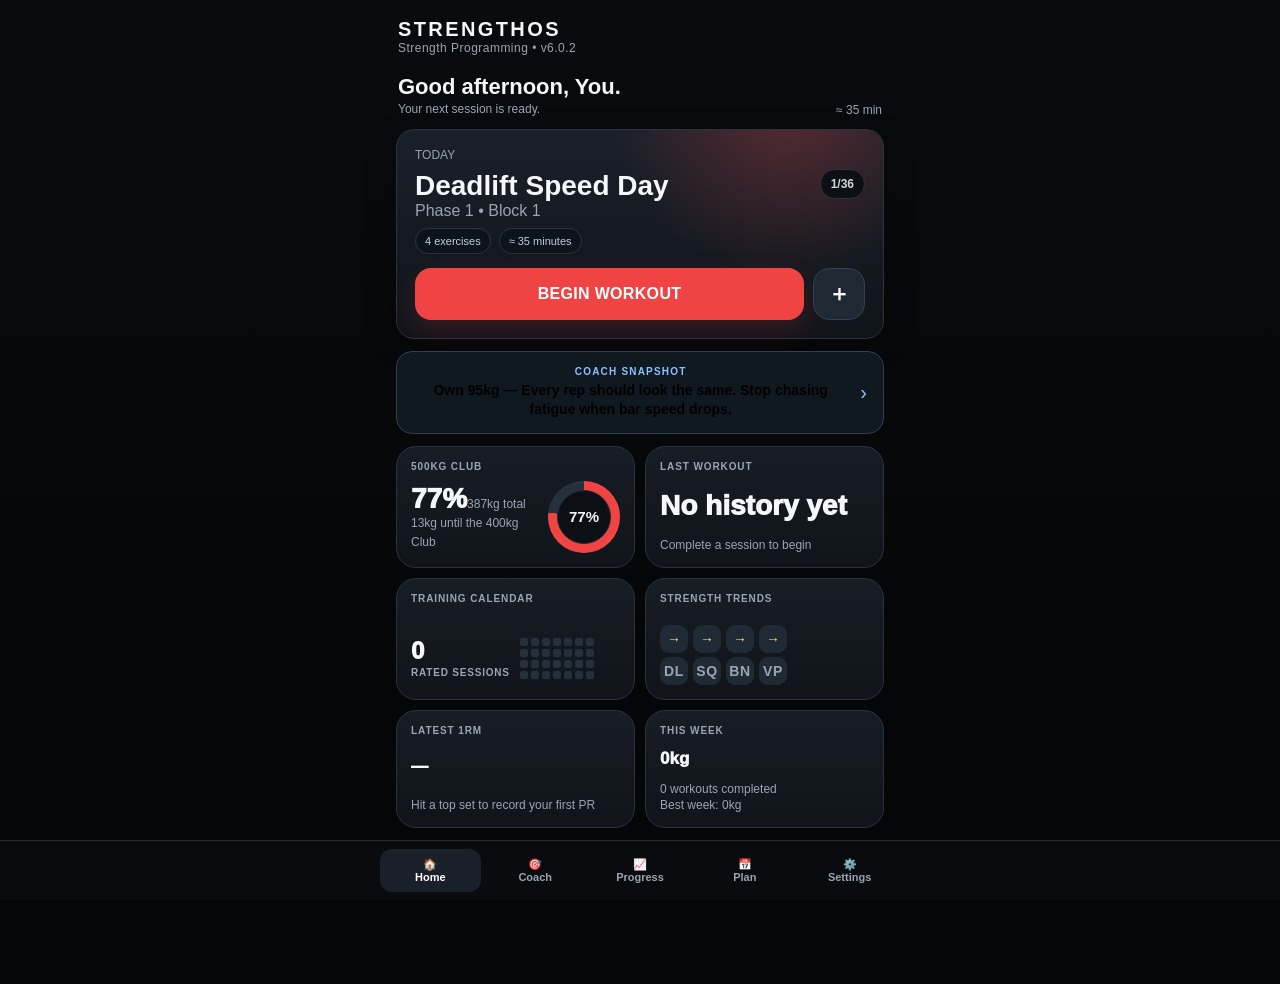
<file: index.html>
<!doctype html>
<html lang="en">
<head>
<meta charset="utf-8" />
<meta name="viewport" content="width=device-width, initial-scale=1, viewport-fit=cover" />
<title>StrengthOS v7.2.1</title>
<link rel="manifest" href="manifest.json">
<link rel="apple-touch-icon" href="apple-touch-icon.png">
<link rel="icon" type="image/svg+xml" href="icon.svg">
<link rel="icon" type="image/png" sizes="32x32" href="favicon-32.png">
<meta name="theme-color" content="#0b0d10">
<style>
:root{--bg:#080a0d;--panel:#11151b;--panel2:#171d25;--text:#f5f7fb;--muted:#9aa4b2;--line:#2a3340;--red:#f04444;--green:#35d07f;--yellow:#f0c243;--blue:#5aa6ff;--radius:18px;--shadow:0 12px 40px rgba(0,0,0,.35)}
*{box-sizing:border-box} body{margin:0;background:linear-gradient(180deg,#090b0f,#050607 70%);color:var(--text);font-family:-apple-system,BlinkMacSystemFont,"Segoe UI",Roboto,Inter,Arial,sans-serif;padding:env(safe-area-inset-top) 0 calc(84px + env(safe-area-inset-bottom));} button,input,select,textarea{font:inherit}button{touch-action:manipulation} .app{max-width:520px;margin:0 auto;min-height:100vh}.top{padding:18px 18px 8px;display:flex;align-items:center;justify-content:space-between}.brand{font-weight:900;letter-spacing:.12em;font-size:20px}.sub{font-size:12px;color:var(--muted);letter-spacing:.04em}.pill{background:#231216;color:#ff8a8a;border:1px solid rgba(240,68,68,.35);padding:8px 10px;border-radius:999px;font-size:12px;font-weight:800}.screen{display:none;padding:8px 16px 20px}.screen.active{display:block}.card{background:linear-gradient(180deg,var(--panel2),var(--panel));border:1px solid var(--line);border-radius:var(--radius);padding:16px;margin:12px 0;box-shadow:var(--shadow)}.hero{padding:20px;background:radial-gradient(circle at 80% -10%,rgba(240,68,68,.28),transparent 38%),linear-gradient(180deg,#1a202a,#10141a)}.row{display:flex;align-items:center;justify-content:space-between;gap:10px}.grid{display:grid;grid-template-columns:1fr 1fr;gap:10px}.metric{background:#0c1015;border:1px solid #222b36;border-radius:16px;padding:13px}.metric b{font-size:24px;display:block}.metric span{color:var(--muted);font-size:12px}.title{font-size:26px;font-weight:900;margin:8px 0 0}.h2{font-weight:900;font-size:18px;margin:0 0 8px}.muted{color:var(--muted)}.btn{width:100%;border:0;border-radius:16px;padding:15px 16px;background:var(--red);color:#fff;font-weight:900;letter-spacing:.02em;margin:8px 0}.btn.secondary{background:#202833;color:#fff;border:1px solid #334052}.btn.ghost{background:transparent;border:1px solid var(--line);color:var(--text)}.btn.green{background:var(--green);color:#07100b}.btn.danger{background:#36151a;color:#ff9b9b;border:1px solid rgba(240,68,68,.5)}.mini{width:auto;border-radius:12px;padding:9px 12px;font-size:13px;margin:0}.tag{display:inline-flex;align-items:center;gap:6px;background:#0c1015;border:1px solid #293341;border-radius:999px;padding:7px 10px;color:#cfd6df;font-size:12px;font-weight:800}.progressbar{height:10px;background:#242b35;border-radius:999px;overflow:hidden}.progressbar>i{display:block;height:100%;background:linear-gradient(90deg,var(--red),#ff8e5a);width:0}.nav{position:fixed;left:0;right:0;bottom:0;background:rgba(10,12,16,.92);backdrop-filter:blur(18px);border-top:1px solid #222b36;padding:8px 8px calc(8px + env(safe-area-inset-bottom));display:flex;justify-content:center;z-index:10}.nav-inner{max-width:520px;width:100%;display:grid;grid-template-columns:repeat(5,1fr);gap:4px}.nav button{background:transparent;border:0;color:var(--muted);padding:9px 3px;border-radius:12px;font-size:11px;font-weight:800}.nav button.active{background:#1a2029;color:#fff}.set{display:grid;grid-template-columns:46px 1fr 70px;align-items:center;gap:10px;background:#0b0f14;border:1px solid #202833;border-radius:14px;padding:10px;margin:8px 0}.set.done{border-color:rgba(53,208,127,.7);background:rgba(53,208,127,.08)}.check{width:34px;height:34px;border-radius:50%;border:1px solid #3b4654;background:#11151b;color:#fff;font-weight:900}.set.done .check{background:var(--green);color:#06120b}.listitem{background:#0b0f14;border:1px solid #202833;border-radius:14px;padding:12px;margin:8px 0}.small{font-size:12px}.input{width:100%;background:#0b0f14;color:#fff;border:1px solid #2a3340;border-radius:12px;padding:12px;margin:6px 0}.accessory{border-left:3px solid #334052}.accessory.amrap{border-left-color:var(--yellow)}.accessory.variation{border-left-color:var(--red)}.skipped-accessory{opacity:.55}.section-title{margin:18px 0 6px;color:#d8dee8;font-weight:900}.warn{background:#211a0c;border:1px solid #4a3711;color:#ffd98a;border-radius:14px;padding:12px;margin:10px 0}.ok{background:#0d2116;border:1px solid #1b5a38;color:#98f3bf;border-radius:14px;padding:12px;margin:10px 0}.hidden{display:none!important}.programme-day{cursor:pointer}.programme-day.current{border-color:var(--red)}.kbd{font-family:ui-monospace,Menlo,monospace;background:#0b0f14;padding:2px 6px;border-radius:6px;border:1px solid #26313e}.toast{position:fixed;left:16px;right:16px;bottom:92px;background:#1c2330;color:#fff;border:1px solid #334052;border-radius:14px;padding:12px;display:none;max-width:488px;margin:0 auto;z-index:20}.toast.show{display:block}.note{min-height:84px;resize:vertical}.two-buttons{display:grid;grid-template-columns:1fr 1fr;gap:8px}.linklike{color:#ff9d9d;text-decoration:underline;background:none;border:0;padding:0}.footer-note{font-size:11px;color:#738092;text-align:center;margin:18px 0}.danger-zone{border-color:rgba(240,68,68,.45)}

.timer{position:fixed;left:16px;right:16px;bottom:92px;max-width:488px;margin:0 auto;background:#111822;border:1px solid #334052;border-radius:18px;padding:12px;z-index:30;display:none;box-shadow:var(--shadow)}
.timer.show{display:block}.timer-time{font-size:28px;font-weight:900}.timer .row{gap:8px}.repbox{display:flex;align-items:center;gap:8px}.rep-input{width:76px;background:#090d12;color:#fff;border:1px solid #2a3340;border-radius:12px;padding:9px;text-align:center;font-weight:800}.kg-input{width:90px;background:#090d12;color:#fff;border:1px solid #2a3340;border-radius:12px;padding:9px;text-align:center;font-weight:800}.set-grid{display:grid;grid-template-columns:44px 1fr 92px 44px;align-items:center;gap:8px}.assist-grid{display:grid;grid-template-columns:1fr 84px 76px 44px;align-items:center;gap:8px}.assist-input{width:100%;background:#090d12;color:#fff;border:1px solid #2a3340;border-radius:12px;padding:9px;text-align:center;font-weight:800}.graph{width:100%;height:150px;background:#0b0f14;border:1px solid #202833;border-radius:14px;margin-top:10px}.graph-label{font-size:11px;fill:#9aa4b2}.graph-line{fill:none;stroke:#f04444;stroke-width:3}.graph-dot{fill:#f04444}.bar{fill:#5aa6ff;opacity:.85}.legend{display:flex;gap:8px;flex-wrap:wrap;margin-top:8px}.legend span{font-size:11px;color:#9aa4b2}.prline{margin-top:8px;font-size:12px;color:#ffd98a}.badge-pr{display:inline-flex;background:#3a1b10;border:1px solid #ff8e5a;color:#ffd5b6;border-radius:999px;padding:4px 8px;font-size:11px;font-weight:900;margin-top:6px}.set.done input{opacity:.8}.complete-big{font-size:20px}.timer-buttons{display:grid;grid-template-columns:1fr 1fr 1fr;gap:8px;margin-top:10px}.timer-buttons button{margin:0}.home-workout-controls{display:grid;grid-template-columns:1fr 1fr;gap:10px;margin-top:10px}.home-workout-controls .btn{margin:0}@media(max-width:380px){.home-workout-controls{grid-template-columns:1fr}}


.club-card .club-head{display:flex;align-items:flex-start;justify-content:space-between;gap:14px}
.club-ring{width:104px;height:104px;border-radius:50%;display:grid;place-items:center;flex:0 0 104px;background:conic-gradient(var(--red) calc(var(--pct)*1%), #26303c 0);box-shadow:0 0 0 1px rgba(255,255,255,.04) inset}
.club-ring::before{content:"";position:absolute;width:74px;height:74px;border-radius:50%;background:#0c1015;border:1px solid #222b36}
.club-ring b{position:relative;font-size:22px;z-index:1}
.club-metrics{display:grid;grid-template-columns:repeat(3,1fr);gap:10px;margin-top:14px}
@media(max-width:420px){.club-ring{width:86px;height:86px;flex-basis:86px}.club-ring::before{width:62px;height:62px}.club-ring b{font-size:17px}.club-metrics{grid-template-columns:1fr 1fr}.club-metrics .metric:last-child{grid-column:1 / -1}}

.mission{background:linear-gradient(180deg,#161d26,#10151c);border:1px solid #2d3948;border-radius:16px;padding:13px;margin:12px 0}
.mission b{display:block;font-size:16px;margin-bottom:4px}.mission .accent{color:#ff8a8a;font-weight:900}
.plate-line{margin-top:5px;color:#9aa4b2;font-size:11px}.plate-line b{color:#d9e0ea;font-size:11px;display:inline}
.wake{display:inline-flex;align-items:center;gap:6px;background:#0e1712;border:1px solid rgba(53,208,127,.45);color:#98f3bf;border-radius:999px;padding:5px 8px;font-size:11px;font-weight:800}
.settings-row{display:flex;align-items:center;justify-content:space-between;gap:12px;background:#0b0f14;border:1px solid #202833;border-radius:14px;padding:12px;margin:8px 0}.toggle{width:auto;margin:0;padding:8px 12px;border-radius:999px}
.settings-list{padding:4px}.settings-list-row{display:flex;align-items:center;gap:13px;width:100%;background:transparent;border:0;border-bottom:1px solid #1e2733;padding:15px 6px;text-align:left;color:var(--text);cursor:pointer}.settings-list-row:last-child{border-bottom:0}.settings-list-icon{font-size:21px;flex:0 0 auto;width:28px;text-align:center}.settings-list-text{flex:1;min-width:0}.settings-list-text b{display:block;font-size:15px;font-weight:800}.settings-list-text .muted{margin-top:2px;white-space:nowrap;overflow:hidden;text-overflow:ellipsis}.settings-list-chevron{font-size:22px;color:#cfd6df;flex:0 0 auto}.settings-list-row.danger .settings-list-text b{color:#ff9b9b}
.settings-detail-head{display:flex;align-items:center;gap:12px;margin:12px 0 4px}.settings-detail-head .btn{width:auto}.settings-detail-head .h2{margin:0}

.quick-notes{display:flex;gap:7px;flex-wrap:wrap;margin:10px 0}.quick-note{width:auto;margin:0;padding:8px 10px;border-radius:999px;background:#151c25;border:1px solid #303c4b;color:#dce3ec;font-size:12px;font-weight:800}.quick-note.active{background:#3a171b;border-color:var(--red);color:#ffb2b2}.timeline{position:relative;margin-top:10px}.timeline::before{content:"";position:absolute;left:12px;top:8px;bottom:8px;width:2px;background:#2b3542}.timeline-item{position:relative;padding:0 0 16px 34px}.timeline-item:last-child{padding-bottom:0}.timeline-dot{position:absolute;left:5px;top:3px;width:16px;height:16px;border-radius:50%;background:#161d26;border:3px solid var(--red);z-index:1}.timeline-item.pr .timeline-dot{border-color:var(--yellow)}.timeline-item.milestone .timeline-dot{border-color:var(--green)}.timeline-date{font-size:11px;color:var(--muted);margin-bottom:3px}.timeline-title{font-weight:900}.mission-stats{display:grid;grid-template-columns:1fr 1fr;gap:8px;margin-top:10px}.mission-stat{background:#0b0f14;border:1px solid #27313e;border-radius:12px;padding:9px}.mission-stat b{font-size:14px;margin:0}.mission-stat span{font-size:11px;color:var(--muted)}

.backup-overlay{position:fixed;inset:0;background:rgba(0,0,0,.82);z-index:9999;display:flex;align-items:flex-end;padding:14px}.backup-panel{width:100%;max-width:680px;margin:0 auto;background:#11151b;border:1px solid #343b46;border-radius:18px;padding:16px;box-shadow:0 -12px 40px rgba(0,0,0,.45)}.backup-text{width:100%;height:220px;margin:14px 0;padding:12px;background:#080a0d;color:#e8edf3;border:1px solid #343b46;border-radius:12px;font:12px/1.4 ui-monospace,SFMono-Regular,Menlo,monospace;resize:vertical}
.import-summary{display:grid;grid-template-columns:1fr 1fr;gap:8px;margin:14px 0}.import-summary .metric b{font-size:18px}.primary-cta{padding:17px 16px;font-size:16px;box-shadow:0 10px 28px rgba(240,68,68,.18)}

.extra-head{display:flex;align-items:flex-start;justify-content:space-between;gap:10px}summary{list-style:none;cursor:pointer}summary::-webkit-details-marker{display:none}.extra-summary{display:flex;align-items:center;justify-content:space-between}.collapsible-chevron{font-size:20px;color:#cfd6df;transition:transform .2s ease;flex:0 0 auto}details[open] .collapsible-chevron{transform:rotate(90deg)}.extra-exercise{border-left:3px solid var(--blue)}.extra-set{display:grid;grid-template-columns:1fr 82px 72px 44px;align-items:center;gap:8px}.extra-controls{display:grid;grid-template-columns:1fr auto;gap:8px;margin-top:10px}.extra-controls .btn{margin:0}.bodyweight-row{display:flex;align-items:center;gap:8px;margin-top:8px;color:var(--muted);font-size:12px}.bodyweight-row input{width:18px;height:18px}.remove-link{color:#ff9b9b;background:none;border:0;font-size:12px;text-decoration:underline;padding:4px}.empty-extra{padding:14px;border:1px dashed #334052;border-radius:14px;color:var(--muted);text-align:center}.exercise-picker{margin-top:10px}.exercise-picker .input{margin-bottom:8px}.autosave-status{font-size:11px;color:#98f3bf;margin-top:6px}.resume-banner{background:#0d2116;border:1px solid #1b5a38;color:#98f3bf;border-radius:14px;padding:10px;margin-top:10px}
.favorite-chips{display:flex;gap:7px;flex-wrap:wrap;margin:8px 0 10px}.favorite-chip{width:auto;margin:0;padding:8px 10px;border-radius:999px;background:#1b1620;border:1px solid #49334f;color:#f2d7ff;font-size:12px;font-weight:800}.star-btn{width:auto;background:transparent;border:0;color:#f0c243;font-size:21px;padding:2px 6px}.record-row{display:grid;grid-template-columns:1fr auto;gap:10px;align-items:center}.record-value{text-align:right;font-weight:900}.record-value span{display:block;font-size:11px;color:var(--muted);font-weight:500}.summary-overlay{position:fixed;inset:0;background:rgba(0,0,0,.84);z-index:9998;display:flex;align-items:flex-end;padding:14px}.summary-panel{width:100%;max-width:680px;margin:0 auto;background:linear-gradient(180deg,#171d25,#10141a);border:1px solid #343f4d;border-radius:20px;padding:18px;box-shadow:0 -12px 40px rgba(0,0,0,.5)}.summary-grid{display:grid;grid-template-columns:1fr 1fr;gap:9px;margin:14px 0}.summary-grid .metric b{font-size:21px}.summary-pr{background:#211a0c;border:1px solid #4a3711;color:#ffd98a;border-radius:14px;padding:12px;margin:10px 0}

.coach-card{border-color:#3b4b61;background:radial-gradient(circle at 95% 0,rgba(90,166,255,.16),transparent 34%),linear-gradient(180deg,#18212c,#10151c)}
.coach-kicker{font-size:11px;letter-spacing:.12em;color:#8fc0ff;font-weight:900;margin-bottom:5px}.coach-focus{font-size:22px;font-weight:900;line-height:1.25;display:flex;align-items:center;gap:10px}.coach-focus .mission-icon{font-size:26px;line-height:1;flex:0 0 auto}.coach-detail{margin-top:7px;color:#c9d4e2;font-size:13px;line-height:1.45}.coach-targets{display:grid;gap:8px;margin-top:12px}.coach-target{background:#0b1118;border:1px solid #29394a;border-radius:12px;padding:10px}.coach-target b{display:block;font-size:13px}.coach-target span{color:var(--muted);font-size:11px}.coach-action{display:flex;gap:8px;align-items:center;margin-top:8px}.coach-badge{display:inline-flex;background:#10263b;border:1px solid #2c6393;color:#9ed0ff;border-radius:999px;padding:4px 8px;font-size:11px;font-weight:900}.load-last{width:auto;margin:8px 0 0;padding:7px 9px;border-radius:10px;font-size:11px}.pb-opportunity{color:#ffd98a;font-weight:900}.coach-off{opacity:.72}.readiness{display:flex;align-items:center;gap:12px}.readiness-dot{width:46px;height:46px;border-radius:50%;display:grid;place-items:center;font-size:23px;background:#16212b;border:1px solid #34485c}.insight{border-left:3px solid #5aa6ff}.goal-row{margin:12px 0}.goal-label{display:flex;justify-content:space-between;gap:10px;margin-bottom:6px;font-size:13px}.trend-up{color:#98f3bf}.trend-flat{color:#ffd98a}.trend-down{color:#ff9b9b}.coach-grid{display:grid;grid-template-columns:1fr 1fr;gap:9px}.coach-stat{background:#0b1118;border:1px solid #29394a;border-radius:14px;padding:12px}.coach-stat b{display:block;font-size:20px}.journal-entry{border-left:3px solid #7d68ff}.coach-snapshot{display:flex;align-items:center;justify-content:space-between;gap:12px;padding:14px 16px;border:1px solid #2f4052;background:#101820;border-radius:16px;margin:12px 0}.coach-snapshot-main{min-width:0}.coach-snapshot-kicker{font-size:10px;letter-spacing:.12em;color:#8fc0ff;font-weight:900;margin-bottom:4px}.coach-snapshot-text{font-size:14px;font-weight:800;line-height:1.35}.coach-snapshot-arrow{font-size:20px;color:#8fc0ff;flex:0 0 auto}.coach-snapshot:active{transform:scale(.99)}
.supplemental-chooser{border-left:3px solid #2c6393}.supplemental-resolved{margin:10px 0}.supplemental-resolved .row{margin-bottom:4px}


/* v2.2 Gym Experience polish */
@property --pct{syntax:'<number>';inherits:false;initial-value:0}
.card{box-shadow:0 10px 30px rgba(0,0,0,.28);transition:transform .18s ease,border-color .18s ease}
.btn{min-height:50px;transition:transform .12s ease,filter .12s ease}.btn:active{transform:scale(.985);filter:brightness(.94)}
.input,.assist-input,.rep-input,.kg-input{font-size:16px}
.club-ring{position:relative;--pct:0;transition:--pct 1.1s cubic-bezier(.2,.8,.2,1);background:conic-gradient(var(--red) calc(var(--pct)*1%),#26303c 0)}
.coach-snapshot{transition:transform .15s ease,border-color .15s ease}.coach-snapshot:active{transform:scale(.99)}
.set,.extra-set{position:relative;overflow:hidden;touch-action:pan-y;transition:transform .18s ease,background .18s ease,border-color .18s ease}
.set::after,.extra-set::after{content:'SWIPE TO COMPLETE';position:absolute;inset:0;display:flex;align-items:center;justify-content:flex-end;padding-right:18px;background:linear-gradient(90deg,transparent,rgba(53,208,127,.25));color:#98f3bf;font-size:10px;font-weight:900;letter-spacing:.08em;opacity:0;pointer-events:none;transition:opacity .15s ease}
.set.swiping::after,.extra-set.swiping::after{opacity:1}.set.swiping,.extra-set.swiping{transform:translateX(-8px)}
.previous-hint{font-size:10px;color:#98f3bf;margin-top:3px;font-weight:800}
.preview-overlay{position:fixed;inset:0;background:rgba(0,0,0,.82);z-index:10000;display:flex;align-items:flex-end;padding:14px;backdrop-filter:blur(8px)}
.preview-panel{width:100%;max-width:520px;margin:0 auto;background:linear-gradient(180deg,#18202a,#0e1319);border:1px solid #344152;border-radius:24px;padding:18px;box-shadow:0 25px 70px rgba(0,0,0,.55);max-height:88vh;overflow:auto}
.preview-list{margin:12px 0}.preview-item{display:flex;gap:10px;align-items:flex-start;padding:11px 0;border-bottom:1px solid #27313e}.preview-item:last-child{border-bottom:0}.preview-icon{width:30px;height:30px;border-radius:10px;background:#222b36;display:grid;place-items:center;flex:0 0 30px}.preview-target{font-weight:900;color:#fff}.preview-meta{font-size:12px;color:var(--muted);margin-top:2px}
.preview-actions{display:grid;grid-template-columns:1fr 1.4fr;gap:8px;position:sticky;bottom:-18px;background:linear-gradient(transparent,#0e1319 25%);padding-top:18px}
.celebration{position:fixed;inset:0;pointer-events:none;z-index:11000;overflow:hidden}.confetti{position:absolute;top:-20px;width:9px;height:16px;border-radius:2px;animation:confettiFall 1.8s ease-in forwards}.celebration-burst{position:fixed;left:50%;top:42%;transform:translate(-50%,-50%) scale(.7);background:#111822;border:1px solid #3a4656;border-radius:999px;padding:14px 20px;font-weight:900;box-shadow:var(--shadow);animation:burst .9s ease forwards;z-index:11001;pointer-events:none}
@keyframes confettiFall{to{transform:translate3d(var(--drift),110vh,0) rotate(720deg);opacity:.2}}@keyframes burst{45%{transform:translate(-50%,-50%) scale(1.08)}100%{transform:translate(-50%,-50%) scale(1);opacity:0}}
.summary-panel{animation:panelUp .28s ease both}@keyframes panelUp{from{transform:translateY(20px);opacity:0}to{transform:none;opacity:1}}
@media(prefers-reduced-motion:reduce){*{scroll-behavior:auto!important}.club-ring,.card,.btn,.set{transition:none!important}.confetti,.celebration-burst,.summary-panel{animation:none!important}}


/* v2.3 Effortless Logging */
.rep-input,.assist-input{touch-action:manipulation}
.rep-picker-overlay{position:fixed;inset:0;background:rgba(0,0,0,.72);backdrop-filter:blur(8px);z-index:80;display:flex;align-items:flex-end;justify-content:center;padding:16px 16px calc(16px + env(safe-area-inset-bottom))}
.rep-picker-panel{width:min(520px,100%);background:linear-gradient(180deg,#1b222d,#10141a);border:1px solid #344052;border-radius:24px;padding:16px;box-shadow:0 24px 80px rgba(0,0,0,.55)}
.rep-picker-grid{display:grid;grid-template-columns:repeat(5,1fr);gap:9px;margin:14px 0}
.rep-choice{border:1px solid #344052;background:#0b1016;color:#fff;border-radius:14px;padding:13px 4px;font-weight:900;font-size:17px}
.rep-choice.active{background:var(--red);border-color:var(--red)}
.quick-weight{display:flex;gap:6px;align-items:center;justify-content:center;margin-top:5px}
.weight-tap{text-decoration:underline;text-decoration-style:dotted;text-decoration-color:#5c6b7c;text-underline-offset:3px;cursor:pointer}.edited-tag{display:inline-block;background:#10263b;border:1px solid #2c6393;color:#9ed0ff;border-radius:999px;padding:1px 7px;font-size:10px;font-weight:800;vertical-align:middle;margin-left:2px}
.mode-tap{display:block;margin-top:4px;cursor:pointer}
.quick-weight button{border:1px solid #303b49;background:#111720;color:#dce4ee;border-radius:9px;padding:4px 8px;font-weight:900;font-size:12px}
.next-focus{animation:nextPulse .75s ease}
@keyframes nextPulse{0%,100%{box-shadow:none}50%{box-shadow:0 0 0 3px rgba(90,166,255,.45)}}
.timer-hint{font-size:11px;color:#93a0b0;margin-top:6px}


/* v2.4 Coach's Observations */
.observation-feed{display:grid;gap:10px;margin-top:12px}
.observation-card{position:relative;border:1px solid #2c3745;background:linear-gradient(180deg,#121923,#0c1117);border-radius:16px;padding:14px 44px 14px 14px}
.observation-card.positive{border-left:4px solid #35d07f}.observation-card.watch{border-left:4px solid #f0c243}.observation-card.info{border-left:4px solid #5aa6ff}.observation-card.alert{border-left:4px solid #f06464}.observation-card.goal{border-left:4px solid #a88cff}
.observation-title{font-weight:900;font-size:15px;line-height:1.25}.observation-text{font-size:12px;color:#b6c1ce;line-height:1.45;margin-top:5px}
.observation-meta{display:flex;align-items:center;gap:7px;margin-top:9px}.confidence{font-size:10px;font-weight:900;letter-spacing:.06em;border-radius:999px;padding:4px 7px;background:#17212c;color:#a8b7c8;border:1px solid #2b3a4a}
.why-btn{position:absolute;right:10px;top:10px;width:28px;height:28px;border-radius:50%;border:1px solid #354456;background:#111923;color:#a9cfff;font-weight:900;padding:0}
.weekly-review{background:radial-gradient(circle at 100% 0,rgba(53,208,127,.13),transparent 38%),linear-gradient(180deg,#151d25,#0d1218)}
.review-line{display:flex;justify-content:space-between;gap:12px;padding:9px 0;border-bottom:1px solid #25303b;font-size:13px}.review-line:last-child{border-bottom:0}.review-line b{text-align:right}
.trend-card{cursor:pointer}.trend-detail{display:none;margin-top:9px;padding-top:9px;border-top:1px solid #283442;font-size:12px;color:#aebac8;line-height:1.45}.trend-card.open .trend-detail{display:block}
.month-grid{display:grid;grid-template-columns:1fr 1fr;gap:9px}.month-highlight{background:#0b1118;border:1px solid #29394a;border-radius:14px;padding:12px}.month-highlight b{display:block;font-size:16px}.month-highlight span{font-size:11px;color:var(--muted)}
.why-overlay{position:fixed;inset:0;background:rgba(0,0,0,.78);backdrop-filter:blur(8px);z-index:12000;display:flex;align-items:flex-end;padding:14px}.why-panel{width:100%;max-width:520px;margin:0 auto;background:linear-gradient(180deg,#19212b,#0d1218);border:1px solid #344254;border-radius:24px;padding:18px;box-shadow:0 25px 80px rgba(0,0,0,.6)}
.evidence-list{margin:12px 0}.evidence-item{padding:9px 0;border-bottom:1px solid #27323e;font-size:12px;color:#c2ccd7}.evidence-item:last-child{border-bottom:0}


.edit-overlay{position:fixed;inset:0;background:rgba(0,0,0,.78);z-index:120;display:flex;align-items:flex-end;justify-content:center;padding:16px}.edit-panel{width:min(720px,100%);max-height:92vh;overflow:auto;background:#11151a;border:1px solid #2a3038;border-radius:22px;padding:18px;box-shadow:0 20px 60px rgba(0,0,0,.55)}.edit-section{margin-top:18px}.edit-log-row{display:grid;grid-template-columns:minmax(0,1fr) 84px 72px;gap:8px;align-items:center;padding:9px 0;border-bottom:1px solid #242a31}.edit-log-row .input{margin:0;padding:10px}.edit-log-name{font-size:13px}.edit-time-grid{display:grid;grid-template-columns:1fr 1fr;gap:10px}.edit-actions{position:sticky;bottom:-18px;background:linear-gradient(transparent,#11151a 18%);padding-top:22px}.history-meta{display:flex;gap:10px;flex-wrap:wrap;margin-top:6px}.history-meta span{font-size:12px;color:#9ba5b2}.btn.edit{background:#222a33;border-color:#394553}

.home-plan{margin-top:14px;padding:12px;border:1px solid #334052;border-radius:16px;background:#0d131a}.home-plan-item{display:grid;grid-template-columns:28px 1fr;gap:9px;align-items:start;padding:9px 0;border-bottom:1px solid #26313d}.home-plan-item:last-child{border-bottom:0}.home-plan-item>span{width:24px;height:24px;border-radius:8px;background:#202a35;display:grid;place-items:center;font-size:11px;font-weight:900;color:#9ec9ff}.quick-workout-btn{margin-top:8px}.quick-type-grid{display:grid;grid-template-columns:1fr 1fr;gap:9px;margin:16px 0}.quick-type{min-height:62px;border:1px solid #344052;background:#111923;color:#fff;border-radius:14px;padding:10px;font-weight:800;text-align:left}

/* v2.8 Workout Rating */
.session-rating{margin:12px 0 10px}.rating-label{font-weight:900;margin-bottom:4px}.rating-help{font-size:12px;color:var(--muted);margin-bottom:9px}.rating-stars{display:flex;gap:7px}.rating-star{width:46px;height:46px;border-radius:13px;border:1px solid #3a4553;background:#0b1016;color:#687485;font-size:29px;line-height:1;padding:0;margin:0}.rating-star.selected{color:#f0c243;border-color:#8a6c16;background:#211a0c}.rating-display{color:#f0c243;letter-spacing:.08em;font-size:18px}.rating-summary{background:#211a0c;border:1px solid #4a3711;border-radius:14px;padding:12px;margin:10px 0}.rating-trend-grid{display:grid;grid-template-columns:1fr 1fr;gap:9px;margin-top:10px}

/* v3.0 Smart Dashboard accordions */
.dashboard-tools{display:flex;justify-content:flex-end;margin:10px 0 8px;position:relative}.dashboard-menu-toggle{width:auto!important;margin:0!important;padding:9px 12px!important;font-size:12px!important}.dashboard-menu{display:none;position:absolute;right:0;top:44px;z-index:30;min-width:190px;padding:8px;background:#151b23;border:1px solid #344151;border-radius:14px;box-shadow:0 18px 50px rgba(0,0,0,.45)}.dashboard-menu.open{display:grid;gap:6px}.dashboard-menu .btn{width:100%;margin:0;padding:9px 11px;font-size:12px;text-align:left}.layout-edit-note{font-size:12px;color:var(--muted);margin:7px 0 8px;text-align:right}
.accordion-card{padding:0;overflow:hidden;display:flex;flex-direction:column}.accordion-head{width:100%;flex:1;border:0;background:transparent;color:var(--text);padding:15px 16px;display:flex;align-items:center;justify-content:space-between;gap:12px;text-align:left;cursor:pointer;box-sizing:border-box}.accordion-head:focus-visible{outline:2px solid #8fc5ff;outline-offset:-2px}.accordion-head-main{min-width:0}.accordion-title{font-size:17px;font-weight:900}.accordion-summary{color:var(--muted);font-size:12px;margin-top:3px;white-space:nowrap;overflow:hidden;text-overflow:ellipsis}.accordion-chevron{font-size:21px;color:#cfd6df;transition:transform .22s ease;flex:0 0 auto}.accordion-card.open .accordion-chevron{transform:rotate(90deg)}.accordion-body{display:grid;grid-template-rows:0fr;transition:grid-template-rows .22s ease}.accordion-body-inner{min-height:0;overflow:hidden;padding:0 16px}.accordion-card.open .accordion-body{grid-template-rows:1fr}.accordion-card.open .accordion-body-inner{padding-bottom:16px}.accordion-card .accordion-body-inner>.listitem:first-child{margin-top:0}
/* v3.1 Custom Dashboard Layout */
.layout-editing .accordion-card{outline:1px dashed #465466;position:relative}.layout-editing .accordion-card[draggable="true"]{cursor:grab}.layout-editing .accordion-card.dragging{opacity:.55}.layout-editing .accordion-card.layout-hidden{display:block!important;opacity:.48}.layout-editing .accordion-card.layout-hidden .accordion-title{text-decoration:line-through}.layout-hidden{display:none!important}.layout-controls{display:none;align-items:center;gap:5px;flex:0 0 auto}.layout-editing .layout-controls{display:flex}.layout-control{border:1px solid #344151;background:#151b23;color:#fff;border-radius:9px;min-width:31px;height:31px;padding:0 7px;font-weight:900}.layout-control.hide{color:#ffb1b1}.layout-control.show{color:#9df0bd}.drag-handle{display:none;color:#7f8b9b;font-size:18px;letter-spacing:-2px;margin-right:4px}.layout-editing .drag-handle{display:inline-block}


.programme-toolbar{display:flex;gap:8px;flex-wrap:wrap;margin:12px 0}.programme-summary{display:grid;grid-template-columns:repeat(3,1fr);gap:8px;margin-top:12px}.programme-summary .metric b{font-size:18px}.programme-workout-card{cursor:pointer}.programme-workout-card.edited{border-color:rgba(90,166,255,.55)}.programme-detail-list{margin-top:10px}.programme-exercise-row{display:grid;grid-template-columns:30px 1fr auto;gap:9px;align-items:start;padding:10px 0;border-top:1px solid #242d38}.programme-exercise-row:first-child{border-top:0}.programme-editor-overlay{position:fixed;inset:0;background:rgba(0,0,0,.86);z-index:9999;overflow:auto;padding:18px 14px calc(30px + env(safe-area-inset-bottom))}.programme-editor-panel{max-width:680px;margin:0 auto;background:#11151b;border:1px solid #343f4c;border-radius:20px;padding:16px}.programme-edit-item{background:#0b0f14;border:1px solid #26313e;border-radius:14px;padding:12px;margin:10px 0}.programme-edit-grid{display:grid;grid-template-columns:1fr 84px 84px;gap:8px}.programme-edit-actions{display:flex;gap:6px;flex-wrap:wrap;margin-top:8px}.programme-change{border-left:3px solid var(--blue)}@media(max-width:420px){.programme-summary{grid-template-columns:1fr 1fr}.programme-summary .metric:last-child{grid-column:1/-1}.programme-edit-grid{grid-template-columns:1fr 72px 72px}}

/* v4.2 Exercise Library & Strength Journey */
.library-grid{display:grid;gap:9px;margin-top:10px}.library-item{width:100%;text-align:left;background:#0b0f14;border:1px solid #26313e;border-radius:14px;padding:12px;color:var(--text)}.library-item:active{transform:scale(.99)}.library-item .row b{font-size:15px}.library-stat{font-size:11px;color:var(--muted);margin-top:4px}.exercise-detail-overlay{position:fixed;inset:0;background:rgba(0,0,0,.82);z-index:9999;display:flex;align-items:flex-end;padding:14px}.exercise-detail-panel{width:100%;max-width:680px;max-height:88vh;overflow:auto;margin:0 auto;background:#11151b;border:1px solid #343b46;border-radius:20px;padding:16px;box-shadow:0 -12px 40px rgba(0,0,0,.45)}.journey-hero{background:linear-gradient(135deg,#24151a,#111821);border:1px solid #46303a;border-radius:16px;padding:14px;margin:10px 0}.journey-number{font-size:30px;font-weight:950}.journey-event{display:grid;grid-template-columns:76px 1fr;gap:12px;padding:12px 0;border-bottom:1px solid #252e39}.journey-event:last-child{border-bottom:0}.journey-date{font-size:11px;color:var(--muted)}.journey-title{font-weight:900}.comparison-grid{display:grid;grid-template-columns:1fr 1fr;gap:8px}.comparison-card{background:#0b0f14;border:1px solid #26313e;border-radius:14px;padding:12px}.comparison-card b{display:block;font-size:18px}.exercise-mini-chart{width:100%;height:120px;background:#0b0f14;border:1px solid #202833;border-radius:14px;margin-top:10px}

/* v4.3 Training Toolkit */
.calendar-grid{display:grid;grid-template-columns:repeat(7,1fr);gap:5px;margin-top:10px}.calendar-day{aspect-ratio:1;border-radius:9px;background:#151b23;border:1px solid #26313e;display:grid;place-items:center;font-size:10px;color:var(--muted)}.calendar-day.r1,.calendar-day.r2{background:#351a1d;color:#ffb0b0}.calendar-day.r3{background:#332a12;color:#ffe09a}.calendar-day.r4,.calendar-day.r5{background:#123021;color:#a6f1c5}.calendar-day.extra{box-shadow:inset 0 0 0 2px #5aa6ff}.equipment-grid{display:grid;grid-template-columns:1fr 1fr;gap:8px;margin-top:10px}.equipment-chip{border:1px solid #334052;background:#0b0f14;color:#cbd3dd;border-radius:13px;padding:11px;text-align:left;font-weight:800}.equipment-chip.on{border-color:#35d07f;background:#0d2116;color:#98f3bf}.exercise-note-box{margin-top:12px}.exercise-note-box textarea{min-height:76px}.progression-ok{border-left:3px solid var(--green)}.progression-watch{border-left:3px solid var(--yellow)}
@media(max-width:420px){.equipment-grid{grid-template-columns:1fr}}

/* v5.0 Widget Dashboard */
:root{--widget-gap:10px}
.widget-grid{display:grid;grid-template-columns:repeat(2,minmax(0,1fr));gap:var(--widget-gap);align-items:start;margin:12px 0}
.widget-grid>.card,.widget-grid>.coach-snapshot{margin:0;min-width:0}
.widget-wide{grid-column:1/-1}
.widget-tile{min-height:132px;padding:14px;border-radius:20px;background:linear-gradient(180deg,#171d25,#10141a);border:1px solid #293340;display:flex;flex-direction:column;justify-content:space-between}
.widget-tile.best-week{border-color:rgba(255,196,64,.55);background:linear-gradient(180deg,#241d10,#171008)}
.pr-flag{color:#ffd24d;font-weight:800}
.widget-tile .widget-kicker{font-size:10px;letter-spacing:.09em;color:var(--muted);font-weight:900;text-transform:uppercase}
.widget-tile .widget-value{font-size:27px;font-weight:950;line-height:1.05;margin-top:8px;overflow-wrap:anywhere}
.widget-tile .widget-label{font-size:12px;color:var(--muted);margin-top:6px;line-height:1.35}
.widget-action{cursor:pointer;text-align:left;color:var(--text);width:100%}
.home-widget-grid .coach-snapshot{grid-column:1/-1;margin:0}
.home-widget-grid .club-card{grid-column:1/-1;margin:0}
.home-max-widget{min-height:126px}
.home-max-widget .widget-value{font-size:25px}
.home-secondary-widget{min-height:118px}
.home-hero-widget{margin:8px 0 12px}
.quick-actions{display:grid;grid-template-columns:repeat(4,1fr);gap:8px;margin:10px 0 12px}
.quick-action{background:#111821;border:1px solid #2b3643;border-radius:15px;color:#fff;padding:11px 6px;font-size:11px;font-weight:850;text-align:center;min-height:60px}
.quick-action span{display:block;font-size:19px;margin-bottom:4px}
#progress.widget-page,#coach.widget-page{display:grid;grid-template-columns:repeat(2,minmax(0,1fr));gap:10px;align-items:stretch}
#progress.widget-page>.hero,#coach.widget-page>.hero,#progress.widget-page>.dashboard-tools,#coach.widget-page>.dashboard-tools,#progress.widget-page>.layout-edit-note,#coach.widget-page>.layout-edit-note{grid-column:1/-1;margin:0}
#progress.widget-page>.grid{grid-column:1/-1;margin:0}
#progress.widget-page>.accordion-card,#coach.widget-page>.accordion-card{margin:0;min-height:126px;border-radius:20px;align-self:stretch}
#progress.widget-page>.accordion-card.open,#coach.widget-page>.accordion-card.open{grid-column:1/-1;min-height:0}
#progress.widget-page>.accordion-card:not(.open) .accordion-head,#coach.widget-page>.accordion-card:not(.open) .accordion-head{min-height:124px;align-items:flex-start;padding:14px;position:relative}
#progress.widget-page>.accordion-card:not(.open) .accordion-head-main,#coach.widget-page>.accordion-card:not(.open) .accordion-head-main{display:flex;flex-direction:column;height:100%;justify-content:space-between;padding-right:22px}
#progress.widget-page>.accordion-card:not(.open) .accordion-title,#coach.widget-page>.accordion-card:not(.open) .accordion-title{font-size:10px;letter-spacing:.09em;text-transform:uppercase;font-weight:900;color:var(--muted);line-height:1.3}
#progress.widget-page>.accordion-card:not(.open) .accordion-summary,#coach.widget-page>.accordion-card:not(.open) .accordion-summary{white-space:normal;overflow:visible;font-size:12px;line-height:1.35;margin-top:16px;color:#c0c9d4}
#progress.widget-page>.accordion-card:not(.open) .accordion-chevron,#coach.widget-page>.accordion-card:not(.open) .accordion-chevron{position:absolute;right:13px;top:11px}
#progress.widget-page>.accordion-card.open .accordion-head,#coach.widget-page>.accordion-card.open .accordion-head{padding:15px 16px}
#programme.programme-widget-page .programme-summary{grid-template-columns:repeat(3,minmax(0,1fr))}
#programme.programme-widget-page .programme-workout-card{border-radius:18px}
@media(max-width:390px){
 .widget-grid,#progress.widget-page,#coach.widget-page{gap:8px}
 .widget-tile{min-height:118px;padding:12px}.widget-tile .widget-value{font-size:23px}
 .quick-actions{grid-template-columns:repeat(2,1fr)}
 #progress.widget-page>.accordion-card:not(.open) .accordion-head,#coach.widget-page>.accordion-card:not(.open) .accordion-head{min-height:116px;padding:12px}
}

/* v5.0.1 Navigation + Home Dashboard Fix */
.screen:not(.active){display:none!important}
#progress.widget-page.active,#coach.widget-page.active{display:grid}
.home-dashboard-grid{display:grid;grid-template-columns:repeat(2,minmax(0,1fr));gap:10px;margin:12px 0}
.home-dashboard-grid>*{margin:0;min-width:0}
.home-dashboard-grid .widget-wide{grid-column:1/-1}
.home-dashboard-grid .coach-snapshot{grid-column:1/-1}
.home-compact-club{min-height:138px}
.home-compact-club .club-ring{width:78px;height:78px;flex-basis:78px}
.home-compact-club .club-ring::before{width:56px;height:56px}
.home-compact-club .club-ring b{font-size:16px}
.home-quick-strip{display:grid;grid-template-columns:repeat(4,1fr);gap:8px;margin:0 0 12px}
.home-quick-strip button{margin:0;min-height:62px;padding:10px 5px;font-size:11px}
.home-quick-strip button span{display:block;font-size:18px;margin-bottom:4px}
.home-summary-card{min-height:118px}
.home-summary-card b{font-size:22px;display:block;margin-top:8px}
@media(max-width:390px){.home-dashboard-grid{gap:8px}.home-quick-strip{grid-template-columns:repeat(2,1fr)}}


/* v5.1 Today Dashboard */
/* upgraded to v6.0 visual intelligence */
.home-greeting{display:flex;justify-content:space-between;align-items:end;margin:4px 2px 12px;gap:12px}
.home-greeting h1{font-size:22px;margin:0;line-height:1.1}.home-greeting span{font-size:12px;color:var(--muted)}
.profile-name-btn{background:none;border:0;padding:0;margin:0;font:inherit;color:inherit;text-decoration:underline;text-decoration-style:dotted;text-decoration-color:#5c6b7c;text-underline-offset:3px;cursor:pointer}
.today-hero{padding:18px}.today-hero .title{font-size:28px}.today-cue{font-size:16px;line-height:1.45;margin:14px 0;color:#f2f5f8}
.today-meta{display:flex;gap:8px;flex-wrap:wrap;margin-top:8px}.today-meta span{background:#0d131a;border:1px solid #2a3542;border-radius:999px;padding:6px 9px;font-size:11px;color:#c4ceda}
.home-primary-actions{display:grid;grid-template-columns:1fr auto;gap:9px;margin-top:14px}.home-primary-actions .primary-cta{margin:0}.home-primary-actions .quick-workout-btn{margin:0;width:52px;padding:0;font-size:22px}
.home-metric-grid{display:grid;grid-template-columns:repeat(2,minmax(0,1fr));gap:10px;margin:10px 0}.home-metric-grid>*{margin:0}
.home-metric{min-height:122px}.home-metric .widget-value{font-size:28px}
.home-club-widget{display:grid;grid-template-columns:1fr auto;align-items:center;gap:10px}.home-club-widget .club-ring{width:72px;height:72px;flex-basis:72px}.home-club-widget .club-ring::before{width:52px;height:52px}.home-club-widget .club-ring b{font-size:15px}
.home-max-strip{display:grid;grid-auto-flow:column;grid-auto-columns:42%;gap:9px;overflow-x:auto;padding:0 0 6px;scroll-snap-type:x mandatory;-webkit-overflow-scrolling:touch}.home-max-strip::-webkit-scrollbar{display:none}.home-max-strip .widget-tile{scroll-snap-align:start;min-height:112px}
.home-upcoming{display:grid;grid-template-columns:1fr 1fr;gap:10px;margin-top:10px}.home-upcoming>*{margin:0;min-height:118px}
.home-upcoming .widget-value{font-size:17px}
.home-dashboard-grid,.home-quick-strip{display:none!important}
@media(max-width:390px){.home-max-strip{grid-auto-columns:48%}.home-primary-actions{grid-template-columns:1fr 48px}.home-upcoming{gap:8px}}


/* v6.0 Visual Intelligence */
.visual-widget{display:flex;align-items:center;justify-content:space-between;gap:10px;margin-top:10px;min-height:52px}
.visual-widget .visual-main{display:flex;align-items:center;gap:10px;min-width:0}
.visual-widget .visual-icon{width:42px;height:42px;border-radius:14px;display:grid;place-items:center;font-size:22px;background:#202936;border:1px solid #334153;flex:0 0 auto}
.visual-widget .visual-number{font-size:24px;font-weight:950;line-height:1;color:#f7f8fb}
.visual-widget .visual-caption{font-size:10px;color:var(--muted);margin-top:4px;text-transform:uppercase;letter-spacing:.08em;font-weight:800}
.visual-widget .mini-ring{--pct:0;width:50px;height:50px;border-radius:50%;display:grid;place-items:center;background:conic-gradient(var(--accent,var(--red)) calc(var(--pct)*1%),#26303c 0);position:relative;flex:0 0 auto}
.visual-widget .mini-ring:before{content:'';position:absolute;width:36px;height:36px;border-radius:50%;background:#11161d}
.visual-widget .mini-ring b{position:relative;font-size:11px;z-index:1}
.visual-widget .spark{width:82px;height:38px;display:flex;align-items:flex-end;gap:4px;flex:0 0 auto}
.visual-widget .spark i{display:block;flex:1;min-height:5px;border-radius:5px 5px 2px 2px;background:linear-gradient(180deg,#5ca8ff,#2277d8);opacity:.95}
.visual-widget .heatmap{display:grid;grid-template-columns:repeat(7,8px);gap:3px;flex:0 0 auto}
.visual-widget .heatmap i{width:8px;height:8px;border-radius:2px;background:#26303b}.visual-widget .heatmap i.r1{background:#813439}.visual-widget .heatmap i.r2{background:#b96829}.visual-widget .heatmap i.r3{background:#c5a637}.visual-widget .heatmap i.r4{background:#38a95a}.visual-widget .heatmap i.r5{background:#13d45a}
.visual-widget .stars{font-size:20px;letter-spacing:1px;color:#ffc84d;white-space:nowrap}
.visual-widget .orb{width:48px;height:48px;border-radius:50%;background:radial-gradient(circle at 35% 30%,#8cff9e,#10c83c 48%,#0a6e23 100%);box-shadow:0 0 18px rgba(31,214,83,.25)}
.visual-widget .trend-arrows{display:flex;gap:5px}.visual-widget .trend-arrows span{width:28px;height:28px;border-radius:9px;background:#202a35;display:grid;place-items:center;font-size:14px}.visual-widget .trend-arrows .up{color:#44d66e}.visual-widget .trend-arrows .flat{color:#f1c34f}.visual-widget .trend-arrows .down{color:#ff6868}
.trend-arrow-item{display:flex;flex-direction:column;align-items:center;gap:4px}.trend-arrow-item .trend-arrow-label{font-size:9px;font-weight:800;letter-spacing:.04em;color:var(--muted)}
.visual-widget .progress-mini{width:88px}.visual-widget .progress-mini .track{height:9px;border-radius:99px;background:#26313d;overflow:hidden}.visual-widget .progress-mini .track i{height:100%;display:block;border-radius:99px;background:linear-gradient(90deg,#fa4549,#ff8a5d)}.visual-widget .progress-mini small{display:block;text-align:right;margin-top:5px;color:var(--muted);font-size:10px}
.visual-widget .journey-dots{display:flex;align-items:center;gap:4px}.visual-widget .journey-dots i{width:8px;height:8px;border-radius:50%;background:#405063}.visual-widget .journey-dots i.on{background:#4f9fff}.visual-widget .journey-dots:after{content:'';height:2px;width:20px;background:#405063;order:-1}
.visual-widget .medal{font-size:30px;line-height:1}
.visual-widget .note-stack{position:relative;width:44px;height:38px}.visual-widget .note-stack i{position:absolute;width:30px;height:34px;border-radius:7px;background:#263443;border:1px solid #41536a}.visual-widget .note-stack i:nth-child(1){left:0;top:4px;transform:rotate(-7deg)}.visual-widget .note-stack i:nth-child(2){left:8px;top:1px;transform:rotate(5deg)}
.accordion-card:not(.open) .accordion-summary{margin-top:4px!important}
.accordion-card:not(.open) .accordion-head-main{justify-content:flex-start!important}
.accordion-card:not(.open) .visual-widget{margin-top:auto}
.accordion-card.open .visual-widget{display:none}
#progress.widget-page>.accordion-card:not(.open),#coach.widget-page>.accordion-card:not(.open){min-height:148px}
#progress.widget-page>.accordion-card:not(.open) .accordion-head,#coach.widget-page>.accordion-card:not(.open) .accordion-head{min-height:146px}
#progress.widget-page>.accordion-card[data-accordion-id="one-rm"],#progress.widget-page>.accordion-card[data-accordion-id="strength-journey"]{background:linear-gradient(160deg,#172131,#10151c)}
#coach.widget-page>.accordion-card[data-accordion-id="readiness"]{background:linear-gradient(160deg,#14261b,#10171a)}
#coach.widget-page>.accordion-card[data-accordion-id="observations"]{background:linear-gradient(160deg,#221a31,#12151b)}
@media(max-width:380px){.visual-widget .visual-number{font-size:21px}.visual-widget .spark{width:66px}.visual-widget .visual-icon{width:38px;height:38px}}


/* v6.0.1 compact widget fit */
#progress.widget-page>.accordion-card:not(.open),#coach.widget-page>.accordion-card:not(.open){min-height:154px;overflow:hidden}
#progress.widget-page>.accordion-card:not(.open) .accordion-head,#coach.widget-page>.accordion-card:not(.open) .accordion-head{min-height:152px;height:100%;overflow:hidden;padding:13px}
#progress.widget-page>.accordion-card:not(.open) .accordion-head-main,#coach.widget-page>.accordion-card:not(.open) .accordion-head-main{width:100%;min-width:0;height:100%;display:flex;flex-direction:column;justify-content:flex-start;padding-right:18px;overflow:hidden}
.accordion-card:not(.open) .accordion-head-main:has(.visual-widget) .accordion-summary{display:none}
.accordion-card:not(.open) .visual-widget{width:100%;min-width:0;max-width:100%;margin-top:12px;min-height:66px;overflow:hidden;align-items:center}
.accordion-card:not(.open) .visual-widget .visual-main{flex:1 1 auto;min-width:0;overflow:hidden}
.accordion-card:not(.open) .visual-widget .visual-main>div:last-child{min-width:0;overflow:hidden}
.accordion-card:not(.open) .visual-widget .visual-number{font-size:clamp(20px,6.4vw,27px);white-space:nowrap;overflow:hidden;text-overflow:ellipsis;max-width:100%}
.accordion-card:not(.open) .visual-widget .visual-caption{font-size:9px;line-height:1.25;max-width:105px;overflow-wrap:anywhere}
.accordion-card:not(.open) .visual-widget .visual-icon{width:38px;height:38px;border-radius:12px;font-size:19px;flex-basis:38px}
.accordion-card:not(.open) .visual-widget .mini-ring{width:46px;height:46px;flex-basis:46px}
.accordion-card:not(.open) .visual-widget .mini-ring:before{width:33px;height:33px}
.accordion-card:not(.open) .visual-widget .mini-ring b{font-size:10px}
.accordion-card:not(.open) .visual-widget .spark{width:68px;max-width:42%;height:34px;gap:3px}
.accordion-card:not(.open) .visual-widget .trend-arrows{gap:3px;max-width:45%;overflow:hidden}
.accordion-card:not(.open) .visual-widget .trend-arrows span{width:23px;height:23px;border-radius:7px;font-size:12px;flex:0 0 23px}
.accordion-card:not(.open) .visual-widget .stars{font-size:17px;letter-spacing:0;max-width:100%;overflow:hidden}
.accordion-card:not(.open) .visual-widget .orb{width:43px;height:43px;flex:0 0 43px}
.accordion-card:not(.open) .visual-widget .progress-mini{width:68px;flex:0 0 68px}
.accordion-card:not(.open) .visual-widget .journey-dots{gap:3px;max-width:78px;overflow:hidden}
.accordion-card:not(.open) .visual-widget .journey-dots i{width:7px;height:7px;flex:0 0 7px}
.accordion-card:not(.open) .visual-widget .journey-dots:after{width:14px;flex:0 0 14px}
.accordion-card:not(.open) .visual-widget .heatmap{grid-template-columns:repeat(7,7px);gap:2px}
.accordion-card:not(.open) .visual-widget .heatmap i{width:7px;height:7px}
.accordion-card:not(.open) .visual-widget .medal{font-size:27px}
.accordion-card:not(.open) .visual-widget .note-stack{transform:scale(.88);transform-origin:left center}
@media(max-width:380px){
 #progress.widget-page,#coach.widget-page{gap:8px}
 #progress.widget-page>.accordion-card:not(.open),#coach.widget-page>.accordion-card:not(.open){min-height:148px}
 #progress.widget-page>.accordion-card:not(.open) .accordion-head,#coach.widget-page>.accordion-card:not(.open) .accordion-head{min-height:146px;padding:11px}
 .accordion-card:not(.open) .visual-widget{margin-top:10px;gap:7px}
 .accordion-card:not(.open) .visual-widget .visual-number{font-size:20px}
 .accordion-card:not(.open) .visual-widget .spark{width:58px}
 .accordion-card:not(.open) .visual-widget .trend-arrows span{width:20px;height:20px;flex-basis:20px}
}

/* v6.0.2 compact widget readability */
#progress.widget-page>.accordion-card:not(.open) .accordion-head-main,
#coach.widget-page>.accordion-card:not(.open) .accordion-head-main{padding-right:16px}
.accordion-card:not(.open) .visual-widget{display:grid;grid-template-columns:minmax(0,1fr) auto;gap:8px;align-items:center;overflow:visible}
.accordion-card:not(.open) .visual-widget .visual-main{display:grid;grid-template-columns:auto minmax(0,1fr);gap:9px;align-items:center;overflow:visible}
.accordion-card:not(.open) .visual-widget .visual-main>div:last-child{min-width:0;overflow:visible}
.accordion-card:not(.open) .visual-widget .visual-number{font-size:clamp(23px,7vw,30px);line-height:1;white-space:nowrap;overflow:visible;text-overflow:clip;max-width:none;letter-spacing:-.02em}
.accordion-card:not(.open) .visual-widget .visual-caption{font-size:8.5px;line-height:1.18;max-width:none;overflow-wrap:normal;word-break:normal;hyphens:none;white-space:normal;letter-spacing:.075em}
.accordion-card:not(.open) .visual-widget .visual-icon{width:36px;height:36px;flex-basis:36px}
.accordion-card:not(.open) .visual-widget .mini-ring{width:42px;height:42px;flex-basis:42px}
.accordion-card:not(.open) .visual-widget .mini-ring:before{width:30px;height:30px}
.accordion-card:not(.open) .visual-widget .spark{width:58px;max-width:none;height:32px}
.accordion-card:not(.open) .visual-widget .progress-mini{width:62px;flex-basis:62px}
.accordion-card:not(.open) .visual-widget .progress-mini small{font-size:8px;white-space:nowrap}
.accordion-card:not(.open) .visual-widget .journey-dots{max-width:62px}
.accordion-card:not(.open) .visual-widget .stars{font-size:16px;white-space:nowrap}
@media(max-width:380px){
 .accordion-card:not(.open) .visual-widget{gap:6px}
 .accordion-card:not(.open) .visual-widget .visual-main{gap:7px}
 .accordion-card:not(.open) .visual-widget .visual-number{font-size:22px}
 .accordion-card:not(.open) .visual-widget .visual-caption{font-size:8px;letter-spacing:.06em}
 .accordion-card:not(.open) .visual-widget .visual-icon{width:34px;height:34px;flex-basis:34px}
 .accordion-card:not(.open) .visual-widget .spark{width:50px}
 .accordion-card:not(.open) .visual-widget .progress-mini{width:55px;flex-basis:55px}
}


.programme-grid{display:grid;grid-template-columns:1fr;gap:10px;margin:12px 0}.programme-tile{background:#0b0f14;border:1px solid #27313e;border-radius:17px;padding:14px}.programme-tile.active-programme{border-color:rgba(53,208,127,.75);box-shadow:inset 0 0 0 1px rgba(53,208,127,.18)}.programme-tile-stats{display:flex;gap:8px;flex-wrap:wrap;color:var(--muted);font-size:12px;margin:10px 0}.programme-tile-stats span{background:#151c25;border-radius:999px;padding:5px 8px}.programme-tabs{display:grid;grid-template-columns:1fr 1fr;gap:8px;margin:12px 0}.programme-tabs .btn{margin:0}.programme-builder{max-height:88vh;overflow:auto}.programme-builder textarea{min-height:100px}



/* v7.0.1.1 stacked compact widget layout */
#progress.widget-page>.accordion-card:not(.open),
#coach.widget-page>.accordion-card:not(.open){min-height:178px}
#progress.widget-page>.accordion-card:not(.open) .accordion-head,
#coach.widget-page>.accordion-card:not(.open) .accordion-head{min-height:176px;padding:14px}
.accordion-card:not(.open) .visual-widget{
 display:flex;
 flex-direction:column;
 align-items:stretch;
 justify-content:flex-start;
 gap:9px;
 margin-top:10px;
 min-height:102px;
 overflow:hidden;
}
.accordion-card:not(.open) .visual-widget .visual-main{
 display:flex;
 flex-direction:column;
 align-items:flex-start;
 gap:7px;
 width:100%;
 min-width:0;
 overflow:visible;
}
.accordion-card:not(.open) .visual-widget .visual-main>div:last-child{width:100%;min-width:0}
.accordion-card:not(.open) .visual-widget .visual-icon,
.accordion-card:not(.open) .visual-widget .orb,
.accordion-card:not(.open) .visual-widget .note-stack,
.accordion-card:not(.open) .visual-widget .medal{order:0}
.accordion-card:not(.open) .visual-widget .visual-number{
 font-size:clamp(26px,7.6vw,34px);
 line-height:1;
 white-space:nowrap;
 overflow:hidden;
 text-overflow:ellipsis;
 max-width:100%;
 letter-spacing:-.025em;
}
.accordion-card:not(.open) .visual-widget .visual-caption{
 font-size:9px;
 line-height:1.22;
 max-width:100%;
 white-space:normal;
 word-break:normal;
 overflow-wrap:normal;
 hyphens:none;
 letter-spacing:.075em;
}
.accordion-card:not(.open) .visual-widget>.mini-ring,
.accordion-card:not(.open) .visual-widget>.spark,
.accordion-card:not(.open) .visual-widget>.progress-mini,
.accordion-card:not(.open) .visual-widget>.journey-dots,
.accordion-card:not(.open) .visual-widget>.heatmap,
.accordion-card:not(.open) .visual-widget>.trend-arrows{
 align-self:flex-start;
 margin-top:0;
}
.accordion-card:not(.open) .visual-widget>.spark{width:100%;max-width:150px;height:34px}
.accordion-card:not(.open) .visual-widget>.progress-mini{width:100%;max-width:145px}
.accordion-card:not(.open) .visual-widget>.journey-dots{max-width:140px}
.accordion-card:not(.open) .visual-widget>.heatmap{grid-template-columns:repeat(7,8px);gap:3px}
.accordion-card:not(.open) .visual-widget>.heatmap i{width:8px;height:8px}
.accordion-card:not(.open) .visual-widget>.trend-arrows{max-width:100%;overflow:visible}
.accordion-card:not(.open) .visual-widget>.mini-ring{width:48px;height:48px;flex-basis:48px}
.accordion-card:not(.open) .visual-widget>.mini-ring:before{width:35px;height:35px}
.accordion-card:not(.open) .visual-widget>.stars{align-self:flex-start;font-size:18px}
.accordion-card:not(.open) .visual-widget:not(:has(> .mini-ring)):not(:has(> .spark)):not(:has(> .progress-mini)):not(:has(> .journey-dots)):not(:has(> .heatmap)):not(:has(> .trend-arrows)) .visual-main{
 flex-direction:row;
 align-items:center;
 gap:10px;
}
@media(max-width:380px){
 #progress.widget-page>.accordion-card:not(.open),#coach.widget-page>.accordion-card:not(.open){min-height:170px}
 #progress.widget-page>.accordion-card:not(.open) .accordion-head,#coach.widget-page>.accordion-card:not(.open) .accordion-head{min-height:168px;padding:12px}
 .accordion-card:not(.open) .visual-widget{min-height:96px;gap:7px}
 .accordion-card:not(.open) .visual-widget .visual-number{font-size:25px}
 .accordion-card:not(.open) .visual-widget>.spark{max-width:125px}
 .accordion-card:not(.open) .visual-widget>.progress-mini{max-width:120px}
}

#progress.widget-page>.accordion-card:not(.open),#coach.widget-page>.accordion-card:not(.open){min-height:122px!important}
#progress.widget-page>.accordion-card:not(.open) .accordion-head,#coach.widget-page>.accordion-card:not(.open) .accordion-head{min-height:120px!important;padding:14px!important}
#progress.widget-page>.accordion-card:not(.open) .visual-widget .visual-number,#coach.widget-page>.accordion-card:not(.open) .visual-widget .visual-number{font-size:27px!important;font-weight:950!important;letter-spacing:normal!important}
#progress.widget-page>.accordion-card:not(.open) .visual-widget .visual-caption,#coach.widget-page>.accordion-card:not(.open) .visual-widget .visual-caption{font-size:12px!important;text-transform:none!important;letter-spacing:normal!important;font-weight:400!important;line-height:1.35!important}
</style>
</head>
<body>
<div class="app">
  <div class="top"><div><div class="brand">STRENGTHOS</div><div class="sub">Strength Programming • v6.0.2</div></div><div style="position:relative"><button class="btn secondary mini dashboard-menu-toggle hidden" id="dashboardTopBtn" type="button" onclick="toggleDashboardMenu(currentWidgetTab())" aria-label="Dashboard options">⚙</button><div class="dashboard-menu" id="dashboardTopMenu"></div></div></div>

  <section id="home" class="screen active"></section>
  <section id="workout" class="screen"></section>
  <section id="programme" class="screen"></section>
  <section id="progress" class="screen"></section>
  <section id="coach" class="screen"></section>
  <section id="settings" class="screen"></section>
</div>
<div class="toast" id="toast"></div>
<div class="timer" id="restTimer"></div>
<nav class="nav"><div class="nav-inner">
<button data-tab="home" class="active">🏠<br>Home</button><button data-tab="coach">🎯<br>Coach</button><button data-tab="progress">📈<br>Progress</button><button data-tab="programme">📅<br>Plan</button><button data-tab="settings">⚙️<br>Settings</button>
</div></nav>
<script>
const VERSION='strengthos-v9.10-skip-deload-week';
const PROFILES_KEY='forgeProfiles';
const ACTIVE_PROFILE_KEY='forgeActiveProfileId';
function loadProfiles(){try{const raw=JSON.parse(localStorage.getItem(PROFILES_KEY)||'null');if(Array.isArray(raw)&&raw.length)return raw}catch(e){}const legacyState=localStorage.getItem('forgeState');const legacyDraft=localStorage.getItem('strengthosWorkoutDraft');const id='profile-'+Date.now();if(legacyState)localStorage.setItem('forgeState:'+id,legacyState);if(legacyDraft)localStorage.setItem('strengthosWorkoutDraft:'+id,legacyDraft);const profiles=[{id,name:'You'}];localStorage.setItem(PROFILES_KEY,JSON.stringify(profiles));localStorage.setItem(ACTIVE_PROFILE_KEY,id);return profiles}
function saveProfiles(list){localStorage.setItem(PROFILES_KEY,JSON.stringify(list))}
function activeProfileId(){const profiles=loadProfiles();let id=localStorage.getItem(ACTIVE_PROFILE_KEY);if(!id||!profiles.find(p=>p.id===id)){id=profiles[0].id;localStorage.setItem(ACTIVE_PROFILE_KEY,id)}return id}
function activeProfileName(){const profiles=loadProfiles();return profiles.find(p=>p.id===activeProfileId())?.name||'Profile'}
function draftKey(){return 'strengthosWorkoutDraft:'+activeProfileId()}
function switchProfile(id){if(id===activeProfileId())return;if(document.getElementById('workout')?.classList.contains('active'))saveWorkoutDraftNow();clearInterval(restInterval);restEndAt=0;document.getElementById('restTimer')?.classList.remove('show');localStorage.setItem(ACTIVE_PROFILE_KEY,id);state=load();workoutDraft=loadWorkoutDraft();extraExercises=[];extraMainLifts=[];selectedSessionRating=0;render();toast(`Switched to ${activeProfileName()}`)}
function openProfileSwitcher(){document.getElementById('profileSwitcher')?.remove();const profiles=loadProfiles(),active=activeProfileId();const modal=document.createElement('div');modal.id='profileSwitcher';modal.className='backup-overlay';modal.innerHTML=`<div class="backup-panel"><div class="row"><div class="h2">Switch profile</div><button class="btn secondary mini" onclick="closeProfileSwitcher()">Close</button></div>${profiles.map(p=>`<button class="btn ${p.id===active?'green':'secondary'}" style="margin-top:8px" onclick="closeProfileSwitcher();switchProfile('${p.id}')">${p.id===active?'✓ ':''}${esc(p.name)}</button>`).join('')}</div>`;document.body.appendChild(modal)}
function closeProfileSwitcher(){document.getElementById('profileSwitcher')?.remove()}
async function addProfile(){const name=await askText('New profile name','');if(name===null)return;const clean=name.trim();if(!clean)return;const profiles=loadProfiles();const id='profile-'+Date.now();profiles.push({id,name:clean});saveProfiles(profiles);localStorage.setItem('forgeState:'+id,JSON.stringify(DEFAULT));switchProfile(id)}
async function renameProfile(id){const profiles=loadProfiles();const p=profiles.find(x=>x.id===id);if(!p)return;const name=await askText('Profile name',p.name);if(name===null)return;const clean=name.trim();if(!clean)return;p.name=clean;saveProfiles(profiles);render()}
function deleteProfile(id){const profiles=loadProfiles();if(profiles.length<=1){toast('You need at least one profile');return}const p=profiles.find(x=>x.id===id);if(!p)return;if(!confirm(`Delete "${p.name}"? This permanently removes all of their workout history, 1RMs and settings.`))return;localStorage.removeItem('forgeState:'+id);localStorage.removeItem('strengthosWorkoutDraft:'+id);const wasActive=activeProfileId()===id;saveProfiles(profiles.filter(x=>x.id!==id));if(wasActive){state=load();workoutDraft=loadWorkoutDraft();extraExercises=[];extraMainLifts=[]}render();toast('Profile deleted')}
const BACKUP_REMINDER_SNOOZE_KEY='strengthos-backup-reminder-snooze';
const BACKUP_REMINDER_DAYS=7;
const BACKUP_FORMAT='strengthos-backup';
const BACKUP_VERSION=2;
const DEFAULT={oneRMs:{deadlift:157,bench:107,squat:123,ohp:91},position:0,history:[],prs:[],programmeOverrides:{},programmeChangeLog:[],exerciseNotes:{},activeProgrammeId:'campbell',customProgrammes:[],bodyweightLog:[],settings:{mode:'Strict',roundTo:2.5,goalTotal:500,accessoryMode:'StrengthOS',autoRest:true,exerciseFavourites:[],coachMode:true,equipment:{rack:true,barbell:true,dumbbells:true,landmine:true,bands:true,adjustableBench:true,cable:false,hyper:false,legMachines:false}}};
const LIFTS={deadlift:'Deadlift',bench:'Bench',squat:'Squat',ohp:'Viking Press'};
function r25(x){const step=state.settings.roundTo||2.5;return Math.round(x/step)*step}
function fmt(x){return Number.isInteger(x)?String(x):x.toFixed(1).replace('.0','')}
function cm(lift){return r25((state.oneRMs[lift]||0)*0.95)}
function trueMax(lift){return state.oneRMs[lift]||0}
function weightFor(lift,pct,peak=false){return r25((peak?trueMax(lift):cm(lift))*pct)}
function setsFrom(total,reps){if(!total||!reps||isNaN(+reps))return 0;return Math.round(Number(total)/Number(reps))}
function main(lift,type,pct,reps,total,label){return {kind:'main',lift,type,label:label||`${LIFTS[lift]} ${type}`,pct,reps:String(reps),sets:setsFrom(total,reps),totalReps:total}}
function acc(name,reps,total,opts={}){return {kind:'accessory',name,reps:String(reps||''),sets:setsFrom(total,parseInt(reps))||opts.sets||3,totalReps:total||'',role:opts.role||'assistance',amrap:!!opts.amrap,note:opts.note||''}}
function benchMirror(type,reps,total){return {kind:'benchMirror',lift:'bench',type,label:`Bench ${type} Day`,reps:String(reps),sets:setsFrom(total,reps),totalReps:total,note:'Second weekly bench: mirror first bench day. Touch-and-go; choose by feel. PR only on corresponding strength days.'}}
const SUB={
 'OHP Speed Day':'Viking Press Speed Day','OHP Rep Day':'Viking Press Rep Day','OHP Strength Day':'Viking Press Strength Day','Incline DB Row':'Landmine Row','Close Grip Pull Down':'Pull Ups','Tricep Pushdown':'DB Tricep Extension','Rope Extension':'DB Tricep Extension','Face Pulls':'Band Pull Aparts','GHR':'Romanian Deadlift','Weighted Hypers':'Romanian Deadlift','Block Pull':'Romanian Deadlift','Alternate Stance Deadlift':'Romanian Deadlift','Back Squats':'Back Squat','Stiff Leg Deficit':'Deficit Romanian Deadlift','Incline BB Bench':'Incline DB Press','Incline Barbell Bench':'Incline DB Press','Wide Grip Bench':'Paused Bench','Wide Grip Pause Bench':'Paused Bench','Wide Grip Paused Bench':'Paused Bench','DB Fly':'Flat DB Press','Pec Deck':'Flat DB Press','Arnold Press':'DB Shoulder Press','Weighted Chin Ups':'Weighted Pull Ups'};
function displayName(n){return SUB[n]||n}
function acc2(name,reps,total,opts={}){let n=displayName(name); let o={...opts}; if(n==='Dips'){o.amrap=true;o.note='AMRAP sets — do not pair with Close Grip Bench.'} if(['Close Grip Bench','Paused Bench','Floor Press','Incline DB Press','Flat DB Press'].includes(n)) o.role='variation'; return acc(n,reps,total,o)}
const PHASES=[
{name:'Phase 1',desc:'Average intensity / average volume',blocks:[
 {block:1,days:[
  {title:'Deadlift Speed Day',items:[main('deadlift','Speed',.625,2,14),acc2('Deficit Deadlift',5,20,{role:'variation'}),acc2('Back Squats',8,24),acc2('Pull Ups','Failure','',{amrap:true})]},
  {title:'Bench Rep Day',items:[main('bench','Rep',.8,6,18),acc2('Close Grip Bench','6 to 10',32,{role:'variation',note:'Straight after bench.'}),acc2('Incline DB Bench','8 to 15',''),acc2('Tricep Pushdown','10 to 15','')]},
  {title:'Squat Strength Day',items:[main('squat','Strength',.85,3,9),acc2('Front Squat','6 to 10',24,{role:'variation'}),acc2('GHR',10,''),acc2('Incline DB Row','8 to 12','')]},
  {title:'Bench + OHP Speed Day',items:[benchMirror('Rep',6,18),acc2('Incline BB Bench','6 to 10',32),main('ohp','Speed',.65,2,10,'Viking Press Speed Day'),acc2('Tricep Extension','6 to 10','')]}
 ]},
 {block:2,days:[
  {title:'Deadlift Rep Day',items:[main('deadlift','Rep',.8,6,18),acc2('Block Pull','3 to 5',16,{role:'variation'}),acc2('Back Squats',5,15),acc2('Weighted Chin Ups','6 to 10','')]},
  {title:'Bench Strength Day',items:[main('bench','Strength',.85,3,9),acc2('Wide Grip Bench','6 to 10',32,{role:'variation'}),acc2('Dips','10 to 12',''),acc2('Skull Crusher','8 to 10','')]},
  {title:'Squat Speed Day',items:[main('squat','Speed',.65,2,14),acc2('Paused Squat',3,12,{role:'variation'}),acc2('Weighted Hypers','8 to 12',''),acc2('Incline DB Row','8 to 12','')]},
  {title:'Bench + OHP Rep Day',items:[benchMirror('Strength',3,9),acc2('DB Fly','8 to 12',''),main('ohp','Rep',.8,6,18,'Viking Press Rep Day'),acc2('Face Pulls','8 to 12','')]}
 ]},
 {block:3,days:[
  {title:'Deadlift Strength Day',items:[main('deadlift','Strength',.85,3,9),acc2('Alternate Stance Deadlift',5,20,{role:'variation'}),acc2('Back Squats',5,15),acc2('Close Grip Pull Down','8 to 12','')]},
  {title:'Bench Speed Day',items:[main('bench','Speed',.65,2,14),acc2('Floor Press','3 to 5',16,{role:'variation'}),acc2('Incline DB Press','8 to 12',''),acc2('Rope Extension','10 to 15','')]},
  {title:'Squat Rep Day',items:[main('squat','Rep',.8,6,18),acc2('Front Squat','3 to 5',16,{role:'variation'}),acc2('Stiff Leg Deficit','8 to 12',30),acc2('Incline DB Row','8 to 12','')]},
  {title:'Bench + OHP Strength Day',items:[benchMirror('Speed',2,14),main('ohp','Strength',.85,3,9,'Viking Press Strength Day'),acc2('Arnold Press','8 to 10',''),acc2('Pec Deck','10 to 15','')]}
 ]}]},
{name:'Phase 2',desc:'High intensity / low volume',blocks:[
 {block:1,days:[
  {title:'Deadlift Speed Day',items:[main('deadlift','Speed',.7,2,10),acc2('Deficit Deadlift',5,20,{role:'variation'}),acc2('Back Squats',8,24),acc2('Pull Ups','Failure','',{amrap:true})]},
  {title:'Bench Rep Day',items:[main('bench','Rep',.825,4,20),acc2('Close Grip Bench','6 to 10',32,{role:'variation',note:'Straight after bench.'}),acc2('Incline DB Bench','8 to 15',''),acc2('Tricep Pushdown','10 to 15','')]},
  {title:'Squat Strength Day',items:[{...main('squat','Strength',.925,2,6),ramp:[.9,.925,.95],sets:3},acc2('Front Squat','6 to 10',18,{role:'variation'}),acc2('GHR',10,''),acc2('Incline DB Row','8 to 12','')]},
  {title:'Bench + OHP Speed Day',items:[benchMirror('Rep',4,20),acc2('Incline BB Bench',5,20),main('ohp','Speed',.7,2,10,'Viking Press Speed Day'),acc2('Tricep Extension','6 to 10','')]}
 ]},
 {block:2,days:[
  {title:'Deadlift Rep Day',items:[main('deadlift','Rep',.825,4,20),acc2('Block Pull','3 to 5',12,{role:'variation'}),acc2('Back Squats',5,15),acc2('Weighted Chin Ups','6 to 10','')]},
  {title:'Bench Strength Day',items:[{...main('bench','Strength',.925,2,6),ramp:[.9,.925,.95],sets:3},acc2('Incline Barbell Bench','6 to 10',24,{role:'variation'}),acc2('Dips','10 to 12',''),acc2('Skull Crusher','8 to 10','')]},
  {title:'Squat Speed Day',items:[main('squat','Speed',.7,2,10),acc2('Paused Squat',3,12,{role:'variation'}),acc2('Weighted Hypers','8 to 12',30),acc2('Incline DB Row','8 to 12','')]},
  {title:'Bench + OHP Rep Day',items:[benchMirror('Strength',2,6),acc2('Wide Grip Pause Bench',5,20,{role:'variation'}),main('ohp','Rep',.825,4,20,'Viking Press Rep Day'),acc2('Face Pulls','8 to 12','')]}
 ]},
 {block:3,days:[
  {title:'Deadlift Strength Day',items:[{...main('deadlift','Strength',.925,2,6),ramp:[.9,.925,.95],sets:3},acc2('Alternate Stance Deadlift',5,20,{role:'variation'}),acc2('Back Squats','6 to 8',21),acc2('Close Grip Pull Down','8 to 12','')]},
  {title:'Bench Speed Day',items:[main('bench','Speed',.7,2,10),acc2('Floor Press','3 to 5',12,{role:'variation'}),acc2('Incline DB Press','8 to 12',''),acc2('Rope Extension','10 to 15','')]},
  {title:'Squat Rep Day',items:[main('squat','Rep',.825,4,20),acc2('Front Squat','3 to 5',16,{role:'variation'}),acc2('Stiff Leg Deficit','8 to 12',30),acc2('Incline DB Row','8 to 12','')]},
  {title:'Bench + OHP Strength Day',items:[benchMirror('Speed',2,10),acc2('Close Grip Bench',6,18,{role:'variation',note:'Straight after bench.'}),{...main('ohp','Strength',.925,2,6,'Viking Press Strength Day'),ramp:[.9,.925,.95],sets:3},acc2('Tricep Extension','10 to 15','')]}
 ]}]},
{name:'Phase 3',desc:'Low intensity / high volume',blocks:[
 {block:1,days:[
  {title:'Deadlift Speed Day',items:[main('deadlift','Speed',.625,3,21),acc2('Deficit Deadlift',5,20,{role:'variation'}),acc2('Back Squats',8,24),acc2('Pull Ups','Failure','',{amrap:true})]},
  {title:'Bench Rep Day',items:[main('bench','Rep',.775,6,18),acc2('Close Grip Bench','6 to 10',32,{role:'variation',note:'Straight after bench.'}),acc2('Incline DB Bench','8 to 15',''),acc2('Tricep Pushdown','10 to 15','')]},
  {title:'Squat Strength Day',items:[main('squat','Strength',.8,3,15),acc2('Front Squat','6 to 10',24,{role:'variation'}),acc2('GHR',10,''),acc2('Incline DB Row','8 to 12','')]},
  {title:'Bench + OHP Speed Day',items:[benchMirror('Rep',6,18),acc2('Wide Grip Paused Bench','3 to 5',16,{role:'variation'}),main('ohp','Speed',.625,3,21,'Viking Press Speed Day'),acc2('Tricep Extension','6 to 10','')]}
 ]},
 {block:2,days:[
  {title:'Deadlift Rep Day',items:[main('deadlift','Rep',.775,6,18),acc2('Block Pull','3 to 5',16,{role:'variation'}),acc2('Back Squats',8,24),acc2('Weighted Chin Ups','6 to 10','')]},
  {title:'Bench Strength Day',items:[main('bench','Strength',.8,3,15),acc2('Incline Barbell Bench','6 to 10',24,{role:'variation'}),acc2('Dips','10 to 12',''),acc2('Skull Crusher','8 to 10','')]},
  {title:'Squat Speed Day',items:[main('squat','Speed',.625,3,21),acc2('Paused Squat',3,12,{role:'variation'}),acc2('Weighted Hypers','8 to 12',''),acc2('Incline DB Row','8 to 12','')]},
  {title:'Bench + OHP Rep Day',items:[benchMirror('Strength',3,15),acc2('DB Fly','8 to 12',''),main('ohp','Rep',.775,6,18,'Viking Press Rep Day'),acc2('Face Pulls','8 to 12','')]}
 ]},
 {block:3,days:[
  {title:'Deadlift Strength Day',items:[main('deadlift','Strength',.8,3,15),acc2('Alternate Stance Deadlift',5,20,{role:'variation'}),acc2('Back Squats','6 to 8',21),acc2('Close Grip Pull Down','8 to 12','')]},
  {title:'Bench Speed Day',items:[main('bench','Speed',.625,3,21),acc2('Floor Press','3 to 5',16,{role:'variation'}),acc2('Incline DB Press','8 to 12',''),acc2('Rope Extension','10 to 15','')]},
  {title:'Squat Rep Day',items:[main('squat','Rep',.775,6,18),acc2('Front Squat','3 to 5',16,{role:'variation'}),acc2('Stiff Leg Deficit','8 to 12',30),acc2('Incline DB Row','8 to 12','')]},
  {title:'Bench + OHP Strength Day',items:[benchMirror('Speed',3,21),main('ohp','Strength',.8,3,15,'Viking Press Strength Day'),acc2('Arnold Press','8 to 10',''),acc2('Tricep Extension','10 to 15','')]}
 ]}]}
];
function flatten(){const arr=[];PHASES.forEach((p,pi)=>p.blocks.forEach((b,bi)=>b.days.forEach((d,di)=>arr.push({phaseIndex:pi,block:b.block,dayIndex:di,globalIndex:arr.length,phase:p.name,desc:p.desc,title:d.title,items:d.items})))); return arr}
const PROGRAMME=flatten();

function w531Main(lift,week,label){
 const schemes={
  1:{ramp:[.65,.75,.85],repsRamp:['5','5','5+'],note:'5s week — final set is a clean rep PR, never a grinder.'},
  2:{ramp:[.70,.80,.90],repsRamp:['3','3','3+'],note:'3s week — leave a rep in reserve if technique slows.'},
  3:{ramp:[.75,.85,.95],repsRamp:['5','3','1+'],note:'5/3/1 week — strong, controlled final set.'},
  4:{ramp:[.40,.50,.60],repsRamp:['5','5','5'],note:'Deload — move quickly and finish fresh.',amrapTop:false}
 };
 const sc=schemes[week]||schemes[1];
 return {kind:'main',lift,type:week===4?'Deload':'Strength',label:label||`${LIFTS[lift]} 5/3/1`,pct:sc.ramp[0],ramp:sc.ramp,reps:sc.repsRamp[0],repsRamp:sc.repsRamp,sets:3,totalReps:'',note:sc.note,amrapTop:sc.amrapTop!==false};
}
function w531CycleDay(lift,week,extras=[],title){return {title:title||`${LIFTS[lift]} — Week ${week}`,items:[w531Main(lift,week),...extras]}}
function simpleAcc(name,reps,sets=3,note=''){return acc(name,reps,'',{sets,note})}
function w531ClassicWorkouts(){const out=[];for(let w=1;w<=4;w++){
 out.push(w531CycleDay('ohp',w,[simpleAcc('Weighted Pull Ups','6 to 10',4),simpleAcc('Dips','8 to 12',3),simpleAcc('Face Pulls','15 to 20',3)],`Press — ${['5s','3s','5/3/1','Deload'][w-1]} Week`));
 out.push(w531CycleDay('deadlift',w,[simpleAcc('Back Squat','5 to 8',3),simpleAcc('Landmine Row','8 to 12',4),simpleAcc('Ab Work','10 to 15',3)],`Deadlift — ${['5s','3s','5/3/1','Deload'][w-1]} Week`));
 out.push(w531CycleDay('bench',w,[simpleAcc('Incline DB Press','8 to 12',3),simpleAcc('Weighted Chin Ups','6 to 10',4),simpleAcc('Tricep Extension','10 to 15',3)],`Bench — ${['5s','3s','5/3/1','Deload'][w-1]} Week`));
 out.push(w531CycleDay('squat',w,[simpleAcc('Romanian Deadlift','8 to 10',3),simpleAcc('Paused Squat','3 to 5',3),simpleAcc('DB Row','8 to 12',4)],`Squat — ${['5s','3s','5/3/1','Deload'][w-1]} Week`));
 }return out}
function w531BBBWorkouts(){const out=[];for(let w=1;w<=4;w++){
 const pct=w===1?.50:w===2?.60:w===3?.70:.40;
 const bbb=(lift)=>({kind:'main',lift,type:'Volume',label:`${LIFTS[lift]} BBB`,pct,reps:'10',sets:5,totalReps:50,note:`5 × 10 at ${Math.round(pct*100)}% of training max.`});
 out.push({title:`Press BBB — Week ${w}`,items:[w531Main('ohp',w),bbb('ohp'),simpleAcc('Weighted Pull Ups','6 to 10',5),simpleAcc('Ab Work','10 to 15',3)]});
 out.push({title:`Deadlift BBB — Week ${w}`,items:[w531Main('deadlift',w),bbb('deadlift'),simpleAcc('Face Pulls','15 to 20',4),simpleAcc('Ab Work','10 to 15',3)]});
 out.push({title:`Bench BBB — Week ${w}`,items:[w531Main('bench',w),bbb('bench'),simpleAcc('Landmine Row','8 to 12',5),simpleAcc('Tricep Extension','10 to 15',3)]});
 out.push({title:`Squat BBB — Week ${w}`,items:[w531Main('squat',w),bbb('squat'),simpleAcc('Weighted Chin Ups','6 to 10',4),simpleAcc('Ab Work','10 to 15',3)]});
 }return out}
function w531BeginnerWorkouts(){const out=[];for(let w=1;w<=4;w++){
 const fsl=(lift)=>({kind:'main',lift,type:'Volume',label:`${LIFTS[lift]} First Set Last`,pct:[.65,.70,.75,.40][w-1],reps:'5',sets:5,totalReps:25,note:'Five crisp sets at the first working-set percentage.'});
 out.push({title:`Beginner A — Week ${w}`,items:[w531Main('squat',w),fsl('squat'),w531Main('bench',w),fsl('bench'),simpleAcc('Weighted Pull Ups','5 to 10',3),simpleAcc('Ab Work','10 to 15',3)]});
 out.push({title:`Beginner B — Week ${w}`,items:[w531Main('deadlift',w),fsl('deadlift'),w531Main('ohp',w,'Press 5/3/1'),fsl('ohp'),simpleAcc('Landmine Row','8 to 12',3),simpleAcc('Dips','8 to 12',3)]});
 out.push({title:`Beginner C — Week ${w}`,items:[w531Main('bench',w),fsl('bench'),w531Main('squat',w),fsl('squat'),simpleAcc('Weighted Chin Ups','5 to 10',3),simpleAcc('DB Bicep Curl','10 to 15',3)]});
 }return out}

const BBB_PCT_531=[.50,.60,.70,.40];
function fslOpt531(lift,week,label){const base=w531Main(lift,week);const m=main(lift,'FSL',base.ramp[0],'5',25,label||`${LIFTS[lift]} FSL`);return {...m,amrapTop:false,note:'First Set Last — same weight as your first work set today, five sets of five.',id:`${lift}-fsl`,summary:'5 × 5'}}
function bbbOpt531(lift,week,label){const m=main(lift,'BBB',BBB_PCT_531[week-1],'10',50,label||`${LIFTS[lift]} BBB`);return {...m,amrapTop:false,note:'Boring But Big — five sets of ten for extra hypertrophy volume.',id:`${lift}-bbb`,summary:'5 × 10'}}
function variationOpt531(id,name,reps,sets,note){return {...acc(name,reps,'',{sets,note,role:'variation'}),id,summary:`${sets} × ${reps}`}}
function w531FlexibleWorkouts(){const out=[];const weekLabels=['5s','3s','5/3/1','Deload'];for(let w=1;w<=4;w++){const wl=weekLabels[w-1];
 out.push({title:`Viking Press — ${wl} Week`,items:[w531Main('ohp',w),
  {kind:'supplementalChoice',id:'vp-bench2',label:'Supplemental Work — Bench (2nd exposure)',exposureLift:'bench',preferBarbell:true,options:[
   fslOpt531('bench',w),bbbOpt531('bench',w),
   variationOpt531('narrow-bench','Narrow-Grip Bench','6 to 8',4,'Grip just inside shoulder width — bench and triceps strength.'),
   variationOpt531('paused-bench','Paused Bench','5 to 6',4,'Two-count pause on the chest for control and technique.'),
   variationOpt531('incline-db-press','Incline Dumbbell Press','8 to 12',4,'Chest and shoulder hypertrophy.')
  ]},
  simpleAcc('Weighted Pull Ups','6 to 10',4),simpleAcc('Dips','8 to 12',3),simpleAcc('Face Pulls','15 to 20',3)]});
 out.push({title:`Deadlift — ${wl} Week`,items:[w531Main('deadlift',w),
  {kind:'supplementalChoice',id:'dl-supp',label:'Supplemental Work — Deadlift',options:[
   fslOpt531('deadlift',w),bbbOpt531('deadlift',w),
   variationOpt531('deficit-deadlift','Deficit Deadlift','5',3,'Strength off the floor.'),
   variationOpt531('rdl-dl','Romanian Deadlift','8 to 10',4,'Posterior-chain hypertrophy.')
  ]},
  {kind:'supplementalChoice',id:'dl-squat2',label:'Second Squat Exposure',exposureLift:'squat',dependsOn:'dl-supp',options:[
   variationOpt531('back-squat-light','Back Squat','5 to 8',3,'Second weekly squat exposure.'),
   fslOpt531('squat',w,'Squat FSL'),
   variationOpt531('paused-squat-dl','Paused Squat','5',3,'Technique and control — light on fatigue.')
  ]},
  simpleAcc('Barbell Row','6 to 10',4),simpleAcc('Ab Work','10 to 15',3)]});
 out.push({title:`Bench Press — ${wl} Week`,items:[w531Main('bench',w),
  {kind:'supplementalChoice',id:'bn-supp',label:'Supplemental Work — Bench',preferVariation:'incline-db-press',options:[
   variationOpt531('incline-db-press','Incline Dumbbell Press','8 to 12',4,'Chest and shoulder hypertrophy.'),
   variationOpt531('paused-bench','Paused Bench','5 to 6',4,'Control and bench technique.'),
   variationOpt531('narrow-bench','Narrow-Grip Bench','6 to 8',4,'Triceps and lockout strength.'),
   fslOpt531('bench',w),bbbOpt531('bench',w)
  ]},
  simpleAcc('Weighted Chin Ups','6 to 10',4),simpleAcc('Tricep Extension','10 to 15',3)]});
 out.push({title:`Back Squat — ${wl} Week`,items:[w531Main('squat',w),
  {kind:'supplementalChoice',id:'sq-supp',label:'Supplemental Work — Squat',options:[
   fslOpt531('squat',w),bbbOpt531('squat',w),
   variationOpt531('paused-squat','Paused Squat','5',3,'Technique and control.'),
   variationOpt531('rdl-sq','Romanian Deadlift','8 to 10',4,'Posterior-chain hypertrophy.')
  ]},
  simpleAcc('Barbell Row','6 to 10',4),simpleAcc('Ab Work','10 to 15',3)]});
 }return out}

function w531HybridWorkouts(){const out=[];const weekLabels=['5s','3s','5/3/1','Deload'];for(let w=1;w<=4;w++){const wl=weekLabels[w-1];
 out.push({title:`Squat + Bench — ${wl} Week`,items:[w531Main('squat',w),w531Main('bench',w),
  {kind:'supplementalChoice',id:'hy-a-pull',label:'Accessory — Pull',options:[
   variationOpt531('hy-a-pullups','Weighted Pull Ups','6 to 10',4,'Vertical pulling strength to balance the bench.'),
   variationOpt531('hy-a-row','Barbell Row','6 to 10',4,'Horizontal pulling and back thickness.'),
   variationOpt531('hy-a-facepull','Face Pulls','15 to 20',3,'Rear delts and shoulder health.')
  ]},
  {kind:'supplementalChoice',id:'hy-a-core',label:'Accessory — Core & Arms',options:[
   variationOpt531('hy-a-ab','Ab Wheel','8 to 12',3,'Anti-extension core strength.'),
   variationOpt531('hy-a-tricep','Tricep Extension','10 to 15',3,'Triceps volume to support the bench.'),
   variationOpt531('hy-a-curl','DB Bicep Curl','10 to 15',3,'Arm accessory volume.')
  ]}]});
 out.push({title:`Deadlift + Press — ${wl} Week`,items:[w531Main('deadlift',w),w531Main('ohp',w),
  {kind:'supplementalChoice',id:'hy-b-pull',label:'Accessory — Pull',options:[
   variationOpt531('hy-b-chinups','Weighted Chin Ups','6 to 10',4,'Vertical pulling to balance overhead pressing.'),
   variationOpt531('hy-b-landmine','Landmine Row','8 to 12',4,'Horizontal pull, easy on the low back after deadlifts.'),
   variationOpt531('hy-b-facepull','Face Pulls','15 to 20',3,'Shoulder health after heavy pressing.')
  ]},
  {kind:'supplementalChoice',id:'hy-b-core',label:'Accessory — Core & Legs',options:[
   variationOpt531('hy-b-ab','Ab Work','10 to 15',3,'Core stability.'),
   variationOpt531('hy-b-lightsquat','Back Squat (light)','6 to 8',3,'Extra squat pattern exposure at moderate effort.'),
   variationOpt531('hy-b-hypers','Weighted Hypers','8 to 12',3,'Posterior-chain support for the deadlift.')
  ]}]});
 out.push({title:`Bench + Squat — ${wl} Week`,items:[w531Main('bench',w),w531Main('squat',w),
  {kind:'supplementalChoice',id:'hy-c-pull',label:'Accessory — Pull',options:[
   variationOpt531('hy-c-dbrow','DB Row','8 to 12',4,'Horizontal pulling volume.'),
   variationOpt531('hy-c-pullups','Weighted Pull Ups','6 to 10',4,'Vertical pulling strength.'),
   variationOpt531('hy-c-rdl','Romanian Deadlift','8 to 10',4,'Posterior-chain hypertrophy.')
  ]},
  {kind:'supplementalChoice',id:'hy-c-core',label:'Accessory — Core & Arms',options:[
   variationOpt531('hy-c-ab','Ab Work','10 to 15',3,'Core stability.'),
   variationOpt531('hy-c-dips','Dips','8 to 12',3,'Triceps and chest volume.'),
   variationOpt531('hy-c-hammer','Hammer Curl','10 to 15',3,'Arm accessory volume.')
  ]}]});
 }return out}

function flex531History(limit=8){return (state.history||[]).filter(h=>h.supplemental531).slice(-limit)}
function flex531LastChoiceForSlot(slotId){const hist=flex531History();for(let i=hist.length-1;i>=0;i--){const c=hist[i].supplemental531?.[slotId];if(c)return c}return null}
function flex531ExposedRecently(lift,within=3){return flex531History(within).some(h=>Object.values(h.supplemental531||{}).some(x=>x.lift===lift&&!x.skipped))}
function flex531RecentBBBCount(within=2){return flex531History(within).reduce((n,h)=>n+Object.values(h.supplemental531||{}).filter(x=>x.optId&&/-bbb$/.test(x.optId)&&!x.skipped).length,0)}
function recommendSupplemental531(item){
 const opts=item.options,byMatch=re=>opts.find(o=>re.test(o.id)),fsl=byMatch(/-fsl$/),bbb=byMatch(/-bbb$/),readiness=readinessData().pct;
 if(item.dependsOn){const dep=supplementalChoices[item.dependsOn];if(dep&&!dep.skipped&&dep.optId&&/-bbb$/.test(dep.optId)){const light=byMatch(/paused/)||fsl||opts[opts.length-1];return {optId:light.id,reason:'BBB was chosen for the other lift today, so this stays light to manage fatigue.'}}}
 if(readiness<45){const light=byMatch(/paused/)||fsl||opts[0];return {optId:light.id,reason:'Recent training load and recovery signals point to fatigue today, so Coach is favouring a lighter option.'}}
 if(bbb&&flex531RecentBBBCount(2)>=2){const alt=opts.find(o=>o.id!==bbb.id&&!/-bbb$/.test(o.id))||fsl||opts[0];return {optId:alt.id,reason:'BBB has featured in your last couple of sessions — rotating to something else for variety and recovery.'}}
 const last=flex531LastChoiceForSlot(item.id);
 if(bbb&&last&&!last.skipped&&last.optId===bbb.id){const alt=fsl||opts.find(o=>o.id!==bbb.id)||opts[0];return {optId:alt.id,reason:'You used BBB here last time — rotating to keep the stimulus varied.'}}
 if(item.preferVariation){const pref=opts.find(o=>o.id===item.preferVariation);if(pref&&!(last&&!last.skipped&&last.optId===pref.id))return {optId:pref.id,reason:'Your barbell bench exposure is usually already covered this cycle, so Coach is favouring hypertrophy work here.'}}
 if(item.exposureLift&&fsl&&!flex531ExposedRecently(item.exposureLift,3))return {optId:fsl.id,reason:`Gives ${LIFTS[item.exposureLift]} its second exposure this cycle with sensible baseline volume.`};
 if(bbb&&readiness>=70&&flex531RecentBBBCount(2)===0)return {optId:bbb.id,reason:'Recovery and recent training both look good, so Coach is offering extra volume with BBB.'};
 if(fsl)return {optId:fsl.id,reason:'FSL is the standard supplemental choice — useful extra volume without pushing recovery.'};
 return {optId:opts[0].id,reason:'Standard supplemental choice for this session.'}
}
function acceptSupplemental531(slotId){const item=findSupplementalItem531(slotId);if(!item)return;const rec=recommendSupplemental531(item);pickSupplementalOption531(slotId,rec.optId)}
function findSupplementalItem531(slotId){return (current().items||[]).find(i=>i.kind==='supplementalChoice'&&i.id===slotId)}
function pickSupplementalOption531(slotId,optId){const item=findSupplementalItem531(slotId);if(!item)return;const opt=item.options.find(o=>o.id===optId);if(!opt)return;supplementalChoices[slotId]={optId,lift:opt.lift||null,name:opt.label||opt.name||opt.id,kind:opt.kind};closeSupplementalPicker531();saveWorkoutDraftNow();renderWorkout();toast(`${opt.label||opt.name} added`)}
function skipSupplemental531(slotId){const item=findSupplementalItem531(slotId);supplementalChoices[slotId]={skipped:true,name:item?.label||'Supplemental work'};saveWorkoutDraftNow();renderWorkout();toast('Supplemental work skipped')}
function changeSupplemental531(slotId){delete supplementalChoices[slotId];saveWorkoutDraftNow();renderWorkout()}
function openSupplementalPicker531(slotId){const item=findSupplementalItem531(slotId);if(!item)return;document.getElementById('supplementalPicker531')?.remove();const modal=document.createElement('div');modal.id='supplementalPicker531';modal.className='backup-overlay';modal.innerHTML=`<div class="backup-panel"><div class="row"><div class="h2">${esc(item.label||'Choose supplemental work')}</div><button class="btn secondary mini" onclick="closeSupplementalPicker531()">Close</button></div>${item.options.map(o=>`<button class="btn secondary" style="margin-top:8px;text-align:left" onclick="pickSupplementalOption531('${slotId}','${o.id}')"><b>${esc(o.label||o.name)}</b><br><span class="muted small">${esc(o.summary||'')}${o.note?' — '+esc(o.note):''}</span></button>`).join('')}</div>`;document.body.appendChild(modal)}
function closeSupplementalPicker531(){document.getElementById('supplementalPicker531')?.remove()}

const PROGRAMME_TEMPLATES=[
 {id:'garage-strength',name:'Garage Strength',desc:'Three-day strength plan built around a rack, barbell, dumbbells and landmine.',daysPerWeek:3,workouts:[
  {title:'Lower Strength',items:[acc('Back Squat','5',15,{sets:3}),acc('Romanian Deadlift','8',24,{sets:3}),acc('Landmine Row','10',30,{sets:3}),acc('Weighted Pull Ups','6',18,{sets:3})]},
  {title:'Upper Strength',items:[acc('Bench Press','5',15,{sets:3}),acc('Incline DB Press','8',24,{sets:3}),acc('Weighted Dips','8',24,{sets:3}),acc('DB Bicep Curl','10',30,{sets:3})]},
  {title:'Full Body Power',items:[acc('Deadlift','3',9,{sets:3}),acc('Paused Squat','5',15,{sets:3}),acc('Viking Press','6',18,{sets:3}),acc('Weighted Pull Ups','6',18,{sets:3})]}
 ]},
 {id:'upper-lower',name:'Upper / Lower',desc:'Four-day balanced strength and hypertrophy routine.',daysPerWeek:4,workouts:[
  {title:'Upper A',items:[acc('Bench Press','6',24,{sets:4}),acc('Landmine Row','8',32,{sets:4}),acc('Incline DB Press','10',30,{sets:3}),acc('Weighted Pull Ups','6',18,{sets:3})]},
  {title:'Lower A',items:[acc('Back Squat','6',24,{sets:4}),acc('Romanian Deadlift','8',24,{sets:3}),acc('Paused Squat','5',15,{sets:3}),acc('Calf Raise','12',36,{sets:3})]},
  {title:'Upper B',items:[acc('Viking Press','6',24,{sets:4}),acc('Weighted Chin Ups','6',24,{sets:4}),acc('Flat DB Press','10',30,{sets:3}),acc('DB Bicep Curl','10',30,{sets:3})]},
  {title:'Lower B',items:[acc('Deadlift','5',15,{sets:3}),acc('Front Squat','8',24,{sets:3}),acc('Deficit Romanian Deadlift','8',24,{sets:3}),acc('Band Pull Aparts','15',45,{sets:3})]}
 ]},
 {id:'wendler-531-classic',name:'5/3/1 Classic',desc:'Four-day 5/3/1 cycle using a 95% training max, three loading weeks and a deload.',daysPerWeek:4,workouts:w531ClassicWorkouts()},
 {id:'wendler-531-beginner',name:'5/3/1 for Beginners',desc:'Three full-body days with two main lifts and First Set Last work.',daysPerWeek:3,workouts:w531BeginnerWorkouts()},
 {id:'wendler-531-bbb',name:'5/3/1 Boring But Big',desc:'Four-day 5/3/1 with 5 × 10 supplemental work and garage-gym assistance.',daysPerWeek:4,workouts:w531BBBWorkouts()},
 {id:'wendler-531-flexible',name:'5/3/1 Flexible',desc:'Four-day 5/3/1 with Coach-recommended supplemental work each session — FSL, BBB or a variation, your choice.',daysPerWeek:4,workouts:w531FlexibleWorkouts()},
 {id:'wendler-531-hybrid',name:'5/3/1 Hybrid (3-Day)',desc:'Three-day 5/3/1 rotation pairing two main lifts per session (Squat+Bench, Deadlift+Press, Bench+Squat), with Coach-recommended accessory work each session.',daysPerWeek:3,workouts:w531HybridWorkouts()},
 {id:'two-day-strength',name:'Two-Day Strength',desc:'Minimal two-day plan for busy weeks while retaining squat, bench, deadlift and press exposure.',daysPerWeek:2,workouts:[
  {title:'Day A — Squat + Bench',items:[acc('Back Squat','5',15,{sets:3}),acc('Bench Press','5',15,{sets:3}),acc('Weighted Pull Ups','6 to 10','',{sets:4}),acc('Romanian Deadlift','8 to 10','',{sets:3})]},
  {title:'Day B — Deadlift + Press',items:[acc('Deadlift','3',9,{sets:3}),acc('Viking Press','6',18,{sets:3}),acc('Landmine Row','8 to 12','',{sets:4}),acc('Paused Squat','5','',{sets:3})]}
 ]},
 {id:'deload-week',name:'Deload Week',desc:'Four short, low-fatigue sessions to maintain movement quality and recover.',daysPerWeek:4,workouts:[
  {title:'Deload Squat',items:[{kind:'main',lift:'squat',type:'Deload',label:'Squat Deload',pct:.50,ramp:[.40,.50,.60],reps:'5',repsRamp:['5','5','5'],sets:3,amrapTop:false},simpleAcc('Mobility','10 min',1)]},
  {title:'Deload Bench',items:[{kind:'main',lift:'bench',type:'Deload',label:'Bench Deload',pct:.50,ramp:[.40,.50,.60],reps:'5',repsRamp:['5','5','5'],sets:3,amrapTop:false},simpleAcc('Band Pull Aparts','15',3)]},
  {title:'Deload Deadlift',items:[{kind:'main',lift:'deadlift',type:'Deload',label:'Deadlift Deload',pct:.50,ramp:[.40,.50,.60],reps:'5',repsRamp:['5','5','5'],sets:3,amrapTop:false},simpleAcc('Mobility','10 min',1)]},
  {title:'Deload Press',items:[{kind:'main',lift:'ohp',type:'Deload',label:'Press Deload',pct:.50,ramp:[.40,.50,.60],reps:'5',repsRamp:['5','5','5'],sets:3,amrapTop:false},simpleAcc('Face Pulls','15',3)]}
 ]},
 {id:'holiday-mode',name:'Holiday Mode',desc:'Three short sessions using dumbbells, bodyweight and bands.',daysPerWeek:3,workouts:[
  {title:'Holiday Full Body A',items:[acc('Goblet Squat','12',36,{sets:3}),acc('Push Ups','AMRAP','',{sets:3,amrap:true}),acc('DB Row','12',36,{sets:3}),acc('DB Romanian Deadlift','12',36,{sets:3})]},
  {title:'Holiday Upper',items:[acc('DB Shoulder Press','10',30,{sets:3}),acc('Pull Ups','AMRAP','',{sets:3,amrap:true}),acc('DB Floor Press','12',36,{sets:3}),acc('DB Bicep Curl','12',36,{sets:3})]},
  {title:'Holiday Lower + Mobility',items:[acc('Split Squat','10',30,{sets:3}),acc('DB Romanian Deadlift','12',36,{sets:3}),acc('Calf Raise','15',45,{sets:3}),acc('Mobility','10 min','',{sets:1})]}
 ]},
 {id:'push-pull-legs',name:'Push Pull Legs',desc:'Six-day high-frequency split for lifters who can train almost daily.',daysPerWeek:6,workouts:[
  {title:'Push A',items:[acc('Bench Press','5',15,{sets:3}),acc('Viking Press','8',24,{sets:3}),acc('Incline DB Press','10',30,{sets:3}),acc('Lateral Raise','15',45,{sets:3}),acc('Tricep Pushdown','12',36,{sets:3})]},
  {title:'Pull A',items:[acc('Deadlift','3',9,{sets:3}),acc('Weighted Pull Ups','6',18,{sets:3}),acc('Barbell Row','8',24,{sets:3}),acc('Face Pulls','15',45,{sets:3}),acc('DB Bicep Curl','12',36,{sets:3})]},
  {title:'Legs A',items:[acc('Back Squat','5',15,{sets:3}),acc('Romanian Deadlift','8',24,{sets:3}),acc('Leg Extension','12',36,{sets:3}),acc('Leg Curl','12',36,{sets:3}),acc('Calf Raise','15',45,{sets:3})]},
  {title:'Push B',items:[acc('Viking Press','5',15,{sets:3}),acc('Bench Press','8',24,{sets:3}),acc('Flat DB Press','10',30,{sets:3}),acc('Lateral Raise','15',45,{sets:3}),acc('DB Tricep Extension','12',36,{sets:3})]},
  {title:'Pull B',items:[acc('Weighted Chin Ups','6',18,{sets:3}),acc('Landmine Row','10',30,{sets:3}),acc('Cable Row','10',30,{sets:3}),acc('Face Pulls','15',45,{sets:3}),acc('Hammer Curl','12',36,{sets:3})]},
  {title:'Legs B',items:[acc('Front Squat','6',18,{sets:3}),acc('Deficit Romanian Deadlift','8',24,{sets:3}),acc('Leg Extension','12',36,{sets:3}),acc('Leg Curl','12',36,{sets:3}),acc('Calf Raise','15',45,{sets:3})]}
 ]},
 {id:'novice-full-body',name:'Novice Full Body',desc:'Simple three-day A/B linear progression for a first proper strength programme.',daysPerWeek:3,workouts:[
  {title:'Full Body A',items:[acc('Back Squat','5',15,{sets:3}),acc('Bench Press','5',15,{sets:3}),acc('Barbell Row','5',15,{sets:3})]},
  {title:'Full Body B',items:[acc('Back Squat','5',15,{sets:3}),acc('Viking Press','5',15,{sets:3}),acc('Deadlift','5','',{sets:1})]},
  {title:'Full Body A (repeat)',items:[acc('Back Squat','5',15,{sets:3}),acc('Bench Press','5',15,{sets:3}),acc('Barbell Row','5',15,{sets:3})]}
 ]},
 {id:'home-dumbbell-strength',name:'Home Dumbbell Strength',desc:'Three-day strength plan needing nothing but dumbbells and floor space.',daysPerWeek:3,workouts:[
  {title:'Home Day A',items:[acc('Goblet Squat','10',30,{sets:3}),acc('DB Romanian Deadlift','10',30,{sets:3}),acc('DB Row','10',30,{sets:3}),acc('DB Shoulder Press','10',30,{sets:3}),acc('Plank','45 sec','',{sets:3})]},
  {title:'Home Day B',items:[acc('DB Split Squat','10',30,{sets:3}),acc('DB Floor Press','10',30,{sets:3}),acc('DB Row','10',30,{sets:3}),acc('DB Bicep Curl','12',36,{sets:3}),acc('Ab Wheel','10',30,{sets:3})]},
  {title:'Home Day C',items:[acc('DB Romanian Deadlift','10',30,{sets:3}),acc('DB Shoulder Press','10',30,{sets:3}),acc('Farmer Carry','40 m','',{sets:3}),acc('DB Tricep Extension','12',36,{sets:3}),acc('Calf Raise','15',45,{sets:3})]}
 ]},
 {id:'tone-and-sculpt',name:'Tone & Sculpt',desc:'Three-day full-body plan for building lean strength and muscle tone. Dumbbells, bands and bodyweight only.',daysPerWeek:3,workouts:[
  {title:'Lower Body & Core',items:[acc('Goblet Squat','12 to 15','',{sets:3}),acc('DB Romanian Deadlift','12 to 15','',{sets:3}),acc('Glute Bridge','15','',{sets:3}),acc('Calf Raise','15','',{sets:3}),acc('Plank','30 to 45 sec','',{sets:3})]},
  {title:'Upper Body & Core',items:[acc('DB Shoulder Press','12 to 15','',{sets:3}),acc('DB Row','12 to 15','',{sets:3}),acc('Push Ups','AMRAP','',{sets:3,amrap:true}),acc('Band Pull Aparts','15','',{sets:3}),acc('Ab Wheel','10 to 12','',{sets:3})]},
  {title:'Full Body Tone',items:[acc('DB Split Squat','12 each leg','',{sets:3}),acc('DB Bicep Curl','12 to 15','',{sets:3}),acc('Tricep Pushdown','12 to 15','',{sets:3}),acc('Glute Bridge','15','',{sets:3}),acc('Farmer Carry','30 to 40 m','',{sets:3})]}
 ]}
];
function activeProgramme(){if((state.activeProgrammeId||'campbell')==='campbell')return {id:'campbell',name:'Campbell PRS',desc:'36-workout Campbell PRS cycle',workouts:null};return (state.customProgrammes||[]).find(p=>p.id===state.activeProgrammeId)||{id:'campbell',name:'Campbell PRS',workouts:null}}
function customWorkoutNormalised(w,i,p){return {phase:p.name,desc:p.desc||'Custom programme',block:Math.floor(i/Math.max(1,p.daysPerWeek||3))+1,dayIndex:i%(p.daysPerWeek||3),globalIndex:i,title:w.title||`Workout ${i+1}`,items:JSON.parse(JSON.stringify(w.items||[])),customProgramme:true}}
function activeProgrammeWorkouts(){const p=activeProgramme();return p.id==='campbell'?PROGRAMME.map((_,i)=>programmeWorkout(i)):(p.workouts||[]).map((w,i)=>customWorkoutNormalised(w,i,p))}
function activeProgrammeLength(){return Math.max(1,activeProgrammeWorkouts().length)}
function activeProgrammeName(){return activeProgramme().name||'Campbell PRS'}

let state=load();
let selectedSessionRating=0;
let workoutDraft=loadWorkoutDraft();
let draftRestoring=false, autosaveTimer=null, restEndAt=Number(workoutDraft?.restEndAt||0);
function load(){try{const raw=JSON.parse(localStorage.getItem('forgeState:'+activeProfileId())||'{}');return {...DEFAULT,...raw,oneRMs:{...DEFAULT.oneRMs,...(raw.oneRMs||{})},settings:{...DEFAULT.settings,...(raw.settings||{}),equipment:{...DEFAULT.settings.equipment,...(raw.settings?.equipment||{})}},history:raw.history||[],prs:raw.prs||[],programmeOverrides:raw.programmeOverrides||{},programmeChangeLog:raw.programmeChangeLog||[],exerciseNotes:raw.exerciseNotes||{},activeProgrammeId:raw.activeProgrammeId||'campbell',customProgrammes:Array.isArray(raw.customProgrammes)?raw.customProgrammes:[],bodyweightLog:Array.isArray(raw.bodyweightLog)?raw.bodyweightLog:[]}}catch(e){return structuredClone(DEFAULT)}}
function save(){localStorage.setItem('forgeState:'+activeProfileId(),JSON.stringify(state));}
function loadWorkoutDraft(){try{return JSON.parse(localStorage.getItem(draftKey())||'null')}catch(e){return null}}
function clearWorkoutDraft(){localStorage.removeItem(draftKey());workoutDraft=null;restEndAt=0;clearInterval(restInterval);document.getElementById('restTimer')?.classList.remove('show')}
function draftHasProgress(d){return !!(d&&(Object.values(d.fields||{}).some(v=>String(v).trim())||(d.completed||[]).length||(d.extraExercises||[]).length||(d.extraMainLifts||[]).length||String(d.note||'').trim()))}
function collectWorkoutDraft(){const workout=document.getElementById('workout');if(!workout||!workout.innerHTML)return null;syncExtraInputs();syncExtraMainInputs();const fields={};workout.querySelectorAll('input[id^="reps-"],input[id^="accw-"],input[id^="accr-"]').forEach(el=>fields[el.id]=el.value);return {version:3,position:state.position,title:current().title,custom:!!workoutDraft?.custom,quickType:workoutDraft?.quickType||'',startedAt:workoutDraft?.startedAt||new Date().toISOString(),savedAt:new Date().toISOString(),fields,completed:[...workout.querySelectorAll('.set.done')].map(el=>el.id),setCounts:collectProgrammedSetCounts(),setWeights:{...(workoutDraft?.setWeights||{})},accSetModes:{...(workoutDraft?.accSetModes||{})},skippedAccessories:[...(workoutDraft?.skippedAccessories||[])],note:document.getElementById('sessionNote')?.value||'',rating:Number(selectedSessionRating||workoutDraft?.rating||0),extraExercises:JSON.parse(JSON.stringify(extraExercises)),extraMainLifts:JSON.parse(JSON.stringify(extraMainLifts)),supplemental:JSON.parse(JSON.stringify(supplementalChoices)),restEndAt:restEndAt||0,pausedAt:workoutDraft?.pausedAt||null,totalPausedMs:Number(workoutDraft?.totalPausedMs||0)}}
function saveWorkoutDraftNow(){if(draftRestoring||!activeWorkoutDraft())return;const d=collectWorkoutDraft();if(!d)return;workoutDraft=d;localStorage.setItem(draftKey(),JSON.stringify(d));updateAutosaveStatus()}
function queueWorkoutAutosave(){clearTimeout(autosaveTimer);autosaveTimer=setTimeout(saveWorkoutDraftNow,250)}
function updateAutosaveStatus(){const el=document.getElementById('autosaveStatus');if(!el)return;const when=workoutDraft?.savedAt?new Date(workoutDraft.savedAt):null;el.textContent=when?'Autosaved '+when.toLocaleTimeString([], {hour:'2-digit',minute:'2-digit'}):'Autosave ready'}
function restoreDraftToDom(){selectedSessionRating=Number(workoutDraft?.rating||0);const d=workoutDraft;if(!d||d.position!==state.position)return;draftRestoring=true;Object.entries(d.fields||{}).forEach(([id,value])=>{const el=document.getElementById(id);if(el)el.value=value});(d.completed||[]).forEach(id=>document.getElementById(id)?.classList.add('done'));const note=document.getElementById('sessionNote');if(note)note.value=d.note||'';draftRestoring=false;updateAutosaveStatus();resumeRestTimer()}
function offerWorkoutResume(){const d=workoutDraft;if(!draftHasProgress(d))return;if(!d.custom&&d.position!==state.position){clearWorkoutDraft();return}const saved=d.savedAt?new Date(d.savedAt).toLocaleTimeString([], {hour:'2-digit',minute:'2-digit'}):'earlier';if(confirm(`Resume your unfinished ${d.title||'workout'} saved at ${saved}?`)){extraExercises=JSON.parse(JSON.stringify(d.extraExercises||[]));extraMainLifts=JSON.parse(JSON.stringify(d.extraMainLifts||[]));supplementalChoices=JSON.parse(JSON.stringify(d.supplemental||{}));nav('workout');enableWakeLock()}else if(confirm('Discard the unfinished workout?'))clearWorkoutDraft()}

function programmeWorkout(idx){const base=PROGRAMME[Math.max(0,Math.min(Number(idx)||0,PROGRAMME.length-1))];const o=state.programmeOverrides?.[String(base.globalIndex)];if(!o)return base;return {...base,title:o.title||base.title,items:JSON.parse(JSON.stringify(o.items||base.items)),programmeEdited:true}}
function current(){if(workoutDraft?.custom)return {title:workoutDraft.title||'Quick Workout',phase:'Additional session',block:'—',items:[]};const arr=activeProgrammeWorkouts();return arr[Math.max(0,Math.min(state.position,arr.length-1))]||arr[0]}
function activeWorkoutDraft(){return !!(workoutDraft&&workoutDraft.startedAt&&(workoutDraft.custom||workoutDraft.position===state.position))}
function workoutIsPaused(){return !!(activeWorkoutDraft()&&workoutDraft.pausedAt)}
function workoutElapsedMs(end=Date.now()){if(!activeWorkoutDraft())return 0;const started=new Date(workoutDraft.startedAt).getTime();const pausedNow=workoutDraft.pausedAt?Math.max(0,end-new Date(workoutDraft.pausedAt).getTime()):0;return Math.max(0,end-started-Number(workoutDraft.totalPausedMs||0)-pausedNow)}
function activeWorkoutMinutes(){if(!activeWorkoutDraft())return 0;return Math.max(0,Math.floor(workoutElapsedMs()/60000))}
function persistWorkoutDraft(){if(workoutDraft)localStorage.setItem(draftKey(),JSON.stringify(workoutDraft))}
function pauseWorkout(){if(!activeWorkoutDraft()||workoutIsPaused())return;saveWorkoutDraftNow();workoutDraft.pausedAt=new Date().toISOString();workoutDraft.savedAt=new Date().toISOString();persistWorkoutDraft();releaseWakeLock();render();toast('Workout paused')}
function resumeWorkout(){if(!activeWorkoutDraft()){startWorkout();return}if(workoutDraft.pausedAt){workoutDraft.totalPausedMs=Number(workoutDraft.totalPausedMs||0)+Math.max(0,Date.now()-new Date(workoutDraft.pausedAt).getTime());workoutDraft.pausedAt=null;workoutDraft.savedAt=new Date().toISOString();persistWorkoutDraft()}extraExercises=JSON.parse(JSON.stringify(workoutDraft.extraExercises||[]));extraMainLifts=JSON.parse(JSON.stringify(workoutDraft.extraMainLifts||[]));supplementalChoices=JSON.parse(JSON.stringify(workoutDraft.supplemental||{}));enableWakeLock();nav('workout')}
function resetActiveWorkout(){if(!activeWorkoutDraft())return;if(!confirm('Discard this workout and reset the timer? All unsaved sets, reps and notes from this session will be cleared.'))return;clearWorkoutDraft();extraExercises=[];extraMainLifts=[];selectedSessionRating=0;releaseWakeLock();render();toast('Workout reset')}
function toast(msg){const t=document.getElementById('toast');t.textContent=msg;t.classList.add('show');setTimeout(()=>t.classList.remove('show'),2200)}
function nav(tab){if(document.getElementById('workout')?.classList.contains('active'))saveWorkoutDraftNow();document.querySelectorAll('.screen').forEach(s=>s.classList.remove('active'));document.getElementById(tab).classList.add('active');document.querySelectorAll('.nav button').forEach(b=>b.classList.toggle('active',b.dataset.tab===tab));render()}
document.querySelectorAll('.nav button').forEach(b=>b.onclick=()=>nav(b.dataset.tab));
function currentWidgetTab(){return document.querySelector('.screen.active')?.id}
function updateDashboardTopBtn(){const tab=currentWidgetTab(),btn=document.getElementById('dashboardTopBtn'),menu=document.getElementById('dashboardTopMenu');if(!btn||!menu)return;if(tab==='progress'||tab==='coach'){btn.classList.remove('hidden');const editing=dashboardEditPage===tab,menuOpen=dashboardMenuPage===tab;menu.className=`dashboard-menu ${menuOpen?'open':''}`;menu.innerHTML=`<button class="btn secondary mini" type="button" onclick="toggleDashboardLayoutEdit('${tab}')">${editing?'Done editing':'Edit layout'}</button><button class="btn secondary mini" type="button" onclick="setDashboardSections('${tab}',true)">Expand all</button><button class="btn secondary mini" type="button" onclick="setDashboardSections('${tab}',false)">Collapse all</button><button class="btn secondary mini" type="button" onclick="resetDashboardLayout('${tab}')">Reset layout</button>`}else{btn.classList.add('hidden');menu.classList.remove('open')}}
function render(){renderHome();renderWorkout();renderProgramme();renderProgress();renderCoach();renderSettings();updateDashboardTopBtn();}
function pctComplete(){return Math.round((state.position/activeProgrammeLength())*100)}
function total(){return ['deadlift','squat','bench','ohp'].reduce((a,l)=>a+(state.oneRMs[l]||0),0)}
function powerTotal(){return ['deadlift','squat','bench'].reduce((a,l)=>a+(state.oneRMs[l]||0),0)}
function epley(weight,reps){weight=Number(weight||0);reps=Number(reps||0);if(!weight||!reps)return 0;return Math.round((weight*(1+reps/30))*10)/10}
function repsToBeat(lift,weight){const max=Number(state.oneRMs[lift]||0);weight=Number(weight||0);if(!max||!weight)return null;return Math.max(1, Math.floor(((max/weight)-1)*30)+1)}
function restSecondsFor(type,kind){if(kind==='accessory')return 90;if(type==='Speed')return 60;if(type==='Rep')return 90;if(type==='Strength'||type==='Power')return 180;return 120}

let wakeLock=null, workoutAwake=false;
async function enableWakeLock(){workoutAwake=true;try{if('wakeLock' in navigator){wakeLock=await navigator.wakeLock.request('screen');toast('Gym Mode on • screen stays awake')}}catch(e){toast('Gym Mode unavailable on this browser')}}
async function releaseWakeLock(){workoutAwake=false;try{if(wakeLock){await wakeLock.release();wakeLock=null}}catch(e){}}
document.addEventListener('visibilitychange',()=>{if(document.visibilityState==='hidden')saveWorkoutDraftNow();if(document.visibilityState==='visible'){if(workoutAwake)enableWakeLock();resumeRestTimer()}});
window.addEventListener('pagehide',saveWorkoutDraftNow);
document.addEventListener('input',e=>{if(e.target.closest('#workout'))queueWorkoutAutosave()});
document.addEventListener('change',e=>{if(e.target.closest('#workout'))queueWorkoutAutosave()});
function startWorkout(){if(activeWorkoutDraft()){resumeWorkout();return}showSessionPreview()}
function restCompleteAlert(){try{navigator.vibrate&&navigator.vibrate([180,80,180])}catch(e){} try{const C=window.AudioContext||window.webkitAudioContext;if(C){const ctx=new C(),osc=ctx.createOscillator(),gain=ctx.createGain();osc.frequency.value=880;gain.gain.value=.06;osc.connect(gain);gain.connect(ctx.destination);osc.start();setTimeout(()=>{osc.stop();ctx.close()},180)}}catch(e){}}
function plateCalc(weight){weight=Number(weight||0);const bar=20;let side=(weight-bar)/2;if(side<=0)return 'bar only';const plates=[25,20,15,10,5,2.5,1.25];let used=[];for(const p of plates){while(side>=p-.01){used.push(p);side-=p}}return used.length?used.map(fmt).join(' + ')+' each side':'bar only'}
function plateLine(weight){return `<div class="plate-line">Plate calc: <b>${plateCalc(weight)}</b></div>`}
function mainLiftItems(w=current()){return w.items.filter(i=>i.kind==='main'||i.kind==='benchMirror')}
function firstMainItem(w=current()){return mainLiftItems(w).find(i=>i.kind==='main')}
function lastSameSession(){const title=current().title;return [...(state.history||[])].reverse().find(h=>h.title===title)||null}
function bestMainLog(h,lift){if(!h)return null;const logs=(h.mainLogs||[]).filter(x=>x.lift===lift&&Number(x.weight)>0&&Number(x.reps)>0);if(!logs.length)return null;return logs.sort((a,b)=>(Number(b.weight)-Number(a.weight))||(Number(b.reps)-Number(a.reps)))[0]}
function missionText(){const w=current();const fm=firstMainItem(w);if(!fm)return 'Complete the session and keep the movement quality high.';const topWeight=itemWeight(fm,fm.ramp?fm.ramp.length-1:fm.sets-1);const previous=bestMainLog(lastSameSession(),fm.lift);if(fm.type==='Speed')return `Move every rep fast and identical at ${fmt(topWeight)}kg. Quality beats fatigue today.`;if(previous){if(Number(previous.weight)===Number(topWeight))return `Beat last time: ${fmt(Number(previous.weight))}kg × ${previous.reps}. Target ${Number(previous.reps)+1}+ clean reps.`;return `Last time: ${fmt(Number(previous.weight))}kg × ${previous.reps}. Complete today's ${fmt(topWeight)}kg top work with clean reps.`}const beat=repsToBeat(fm.lift,topWeight);if(beat)return `Establish your benchmark at ${fmt(topWeight)}kg. Target ${beat}+ reps for a new estimated 1RM.`;return `Complete ${mainSummary(fm)} with clean reps.`}
function lastLogsForExercise(name){const key=String(name||'').toLowerCase();for(const h of [...(state.history||[])].reverse()){const logs=[...(h.accLogs||[]),...(h.extraLogs||[])].filter(x=>String(x.name||'').toLowerCase()===key&&Number(x.reps)>0);if(logs.length)return {date:h.date,logs}}return null}
function recentLogsForExercise(name,count=3){const key=String(name||'').toLowerCase();const sessions=[];for(const h of [...(state.history||[])].reverse()){const logs=[...(h.accLogs||[]),...(h.extraLogs||[])].filter(x=>String(x.name||'').toLowerCase()===key&&Number(x.reps)>0);if(logs.length){sessions.push({date:h.date,logs,rating:Number(h.rating||0)});if(sessions.length>=count)break}}return sessions}
function coachAccessoryTarget(it){const sessions=recentLogsForExercise(it.name,3);const top=topTarget(it.reps);if(!sessions.length)return {headline:'Set a baseline',detail:`Log every set of ${it.name} so Coach Mode can prescribe the next target.`};const prev=sessions[0];const reps=prev.logs.map(x=>Number(x.reps||0));const weights=prev.logs.map(x=>Number(x.weight||0)).filter(Boolean);const total=reps.reduce((a,b)=>a+b,0);const maxWeight=weights.length?Math.max(...weights):0;if(it.amrap){const best=Math.max(...reps);return {headline:`Target ${best+1}+ reps`,detail:`Last time: ${best} reps. Beat it with the same clean standard.`}}const hitTopEverySession=top&&sessions.every(s=>s.logs.length&&s.logs.map(x=>Number(x.reps||0)).every(r=>r>=top));const feltHard=prev.rating>0&&prev.rating<=2;if(top&&hitTopEverySession&&maxWeight&&!feltHard){const streak=sessions.length;return {headline:`Try ${fmt(r25(maxWeight+(state.settings.roundTo||2.5)))}kg`,detail:`You've hit the top of the rep range for ${streak} session${streak===1?'':'s'} in a row. Take the smallest sensible increase.`}}if(top&&hitTopEverySession&&feltHard){return {headline:`Hold at ${fmt(maxWeight)}kg`,detail:`You hit the top of the range last time, but that session was rated low — repeat the weight before adding load.`}}return {headline:`Beat ${total} total reps`,detail:`Repeat around ${maxWeight?fmt(maxWeight)+'kg':'the same load'} and add at least one clean rep across the sets.`}}
function coachMainTarget(){const fm=firstMainItem();if(!fm)return {headline:'Complete the session',detail:'Keep technique consistent and log the work.'};const topWeight=itemWeight(fm,fm.ramp?fm.ramp.length-1:fm.sets-1);const prev=bestMainLog(lastSameSession(),fm.lift);if(fm.type==='Speed')return {headline:`Own ${fmt(topWeight)}kg`,detail:'Every rep should look the same. Stop chasing fatigue when bar speed drops.'};if(prev&&Number(prev.weight)===Number(topWeight)){return {headline:`Target ${Number(prev.reps)+1}+ reps at ${fmt(topWeight)}kg`,detail:`Last matching session: ${fmt(Number(prev.weight))}kg × ${prev.reps}. One more clean rep is progress.`}}const beat=repsToBeat(fm.lift,topWeight);return {headline:beat?`${beat}+ reps at ${fmt(topWeight)}kg`:`Complete ${mainSummary(fm)}`,detail:beat?'That result would exceed your current estimated 1RM.':'Execute the programmed work without missed reps.'}}
function coachBriefingHtml(){if(state.settings.coachMode===false)return '';const mainTarget=coachMainTarget();return `<div class="card coach-card"><div class="coach-kicker">COACH MODE</div><div class="coach-focus">${esc(mainTarget.headline)}</div><div class="coach-detail">${esc(mainTarget.detail)}</div></div>`}
function coachSnapshotHtml(){if(state.settings.coachMode===false)return '';const t=coachMainTarget();return `<button class="coach-snapshot" onclick="nav('coach')" aria-label="Open Coach tab"><div class="coach-snapshot-main"><div class="coach-snapshot-kicker">COACH SNAPSHOT</div><div class="coach-snapshot-text">${esc(t.headline)} — ${esc(t.detail)}</div></div><div class="coach-snapshot-arrow">›</div></button>`}
function loadPreviousAccessory(idx,name){const prev=lastLogsForExercise(name);if(!prev){toast('No previous performance found');return}prev.logs.forEach((x,i)=>{const w=document.getElementById(`accw-${idx}-${i}`),r=document.getElementById(`accr-${idx}-${i}`);if(w)w.value=x.weight||'';if(r)r.value=x.reps||''});queueWorkoutAutosave();toast('Previous sets loaded')}
function loadPreviousExtra(id,name){const prev=lastLogsForExercise(name);const ex=extraExercises.find(x=>String(x.id)===String(id));if(!prev||!ex){toast('No previous performance found');return}ex.bodyweight=prev.logs.every(x=>x.bodyweight);ex.sets=prev.logs.map(x=>({weight:x.weight||'',reps:x.reps||''}));renderExtraExercises();queueWorkoutAutosave();toast('Previous sets loaded')}

function relativeDaysLabel(date){const days=Math.max(0,Math.floor((Date.now()-new Date(date).getTime())/86400000));return days===0?'Today':days===1?'Yesterday':`${days} days ago`}
function missionMeta(){const prev=lastSameSession();if(!prev)return `<div class="mission-stats"><div class="mission-stat"><b>Set today’s benchmark</b><span>No previous matching session</span></div><div class="mission-stat"><b>${state.position+1}/${activeProgrammeLength()}</b><span>Programme position</span></div></div>`;return `<div class="mission-stats"><div class="mission-stat"><b>${relativeDaysLabel(prev.date)}</b><span>Last completed</span></div><div class="mission-stat"><b>${fmt(prev.volume||0)}kg</b><span>Previous volume</span></div></div>`}
function addQuickNote(text,btn){const box=document.getElementById('sessionNote');if(!box)return;const parts=box.value.split(' • ').map(x=>x.trim()).filter(Boolean);const i=parts.indexOf(text);if(i>=0)parts.splice(i,1);else parts.push(text);box.value=parts.join(' • ');btn?.classList.toggle('active',i<0);queueWorkoutAutosave()}
function setSessionRating(n){selectedSessionRating=Number(n)||0;document.querySelectorAll('#sessionRatingStars .rating-star').forEach((b,i)=>b.classList.toggle('selected',i<selectedSessionRating));queueWorkoutAutosave()}
function starText(n){const v=Math.max(0,Math.min(5,Number(n)||0));return v?'★'.repeat(v)+'☆'.repeat(5-v):'Not rated'}
function topTarget(reps){const nums=String(reps||'').match(/\d+/g);return nums?Number(nums[nums.length-1]):null}
function assistanceSuggestion(it){const last=lastAccessoryLog(it.name);const target=topTarget(it.reps);if(!last||!target)return it.amrap?'Beat last AMRAP reps when you can.':'Log weight and reps to build progression.';const reps=last.split('/').map(x=>Number((x.match(/×(\d+)/)||[])[1]||0));const allHit=reps.length && reps.every(r=>r>=target);return allHit?`Progression: you hit the top target last time — try a small weight increase.`:`Progression: beat last total reps before adding weight.`}
let restInterval=null, restLeft=0;
function startRest(seconds){if(!state.settings.autoRest)return;restEndAt=Date.now()+seconds*1000;saveWorkoutDraftNow();resumeRestTimer()}
function updateRestFromClock(){restLeft=Math.max(0,Math.ceil((restEndAt-Date.now())/1000));if(restLeft<=0){clearInterval(restInterval);restEndAt=0;document.getElementById('restTimer')?.classList.remove('show');saveWorkoutDraftNow();restCompleteAlert();toast('Rest complete');return}drawTimer()}
function resumeRestTimer(){if(!restEndAt||restEndAt<=Date.now()){if(restEndAt){restEndAt=0;saveWorkoutDraftNow()}return}document.getElementById('restTimer')?.classList.add('show');clearInterval(restInterval);updateRestFromClock();restInterval=setInterval(updateRestFromClock,1000)}
function drawTimer(){const el=document.getElementById('restTimer');if(!el)return;const m=Math.floor(restLeft/60),sec=String(restLeft%60).padStart(2,'0');el.innerHTML=`<div class="row"><div><div class="muted small">Rest timer</div><div class="timer-time">${m}:${sec}</div><div class="timer-hint">Accurate after switching apps or locking your phone.</div></div><span class="tag">StrengthOS</span></div><div class="timer-buttons"><button class="btn secondary mini" onclick="skipTimer()">Skip</button><button class="btn secondary mini" onclick="addTimer(30)">+30s</button><button class="btn secondary mini" onclick="addTimer(-30)">-30s</button></div>`}
function skipTimer(){clearInterval(restInterval);restEndAt=0;document.getElementById('restTimer')?.classList.remove('show');saveWorkoutDraftNow()}
function addTimer(s){restEndAt=Math.max(Date.now(),restEndAt+s*1000);if(restEndAt<=Date.now())skipTimer();else{saveWorkoutDraftNow();resumeRestTimer()}}
function scrollNext(el){const rows=[...document.querySelectorAll('#workout .set')];const i=rows.indexOf(el);const next=rows.slice(i+1).find(x=>!x.classList.contains('done'));if(next){next.scrollIntoView({behavior:'smooth',block:'center'});next.classList.add('next-focus');setTimeout(()=>next.classList.remove('next-focus'),850)}}
function lastSetTargetText(it,weight){if(!it.lift||!weight)return '';const beat=repsToBeat(it.lift,weight);return beat?`Beat current ${LIFTS[it.lift]} 1RM: ${beat}+ reps at ${fmt(weight)}kg`:''}
function collectPotentialPRs(){let prs=[];document.querySelectorAll('[data-pr-lift]').forEach(el=>{const lift=el.dataset.prLift, weight=Number(el.dataset.prWeight), reps=Number(el.value||0);const est=epley(weight,reps);if(est>(state.oneRMs[lift]||0)) prs.push({lift,weight,reps,est});});return prs}
async function handlePRs(prs){if(!prs.length)return [];let accepted=[];for(const pr of prs){const old=state.oneRMs[pr.lift];const ok=await askConfirm(`New estimated ${LIFTS[pr.lift]} 1RM: ${fmt(pr.est)}kg from ${fmt(pr.weight)}kg × ${pr.reps}. Update your 1RM from ${fmt(old)}kg?`,'Update 1RM');if(ok){state.oneRMs[pr.lift]=Math.max(old,Math.round(pr.est));accepted.push({...pr,old,newMax:state.oneRMs[pr.lift],date:new Date().toISOString()});}}state.prs=[...(state.prs||[]),...accepted];return accepted}

function clubMilestoneText(total,goal){const milestones=[400,425,450,475,500].filter(x=>x<=goal);const next=milestones.find(x=>total<x);if(!next)return `${fmt(goal)}kg Club achieved`;return `${fmt(next-total)}kg until the ${next}kg Club`}
function homeWorkoutPlanHtml(){const items=sessionPreviewItems();return `<div class="home-plan"><div class="row"><div class="section-title" style="margin:0">TODAY'S EXERCISES</div><span class="muted small">≈ ${estimatedSessionMinutes()} min</span></div>${items.map((x,i)=>`<div class="home-plan-item"><span>${i+1}</span><div><b>${esc(x.name)}</b><div class="muted small">${esc(x.target)}${x.meta?' • '+esc(x.meta):''}</div></div></div>`).join('')}</div>`}
function homeGreeting(){const h=new Date().getHours();return h<12?'Good morning':h<18?'Good afternoon':'Good evening'}
function backupReminderHtml(){
 if(!(state.history||[]).length)return '';
 if(Date.now()<Number(localStorage.getItem(BACKUP_REMINDER_SNOOZE_KEY)||0))return '';
 const last=lastBackupAt()?new Date(lastBackupAt()):null;
 const days=last?Math.floor((Date.now()-last.getTime())/86400000):null;
 if(days!==null&&days<BACKUP_REMINDER_DAYS)return '';
 const message=days===null?"You haven't backed up your training history yet.":`It's been ${days} days since your last backup.`;
 return `<div class="card"><div class="muted small">BACKUP REMINDER</div><div class="title" style="font-size:17px">${message}</div><div class="muted small">Your data only lives on this device. Back it up so a lost or reset phone doesn't lose your history.</div><div class="two-buttons" style="margin-top:10px"><button class="btn secondary mini" onclick="snoozeBackupReminder()">Remind me later</button><button class="btn mini" onclick="exportData()">Back up now</button></div></div>`
}
function snoozeBackupReminder(){localStorage.setItem(BACKUP_REMINDER_SNOOZE_KEY,String(Date.now()+7*86400000));render();toast("We'll remind you again in a week")}
const LAST_BACKUP_KEY='forgeLastBackupAt';
function markBackupDone(){localStorage.setItem(LAST_BACKUP_KEY,new Date().toISOString())}
function lastBackupAt(){return localStorage.getItem(LAST_BACKUP_KEY)}
function renderHome(){
 const w=current();
 const totalKg=powerTotal(),goal=state.settings.goalTotal||500,pct=Math.min(100,Math.round(totalKg/goal*100));
 const active=activeWorkoutDraft(),paused=workoutIsPaused(),elapsed=activeWorkoutMinutes();
 const last=state.history.slice(-1)[0];
 const minutes=estimatedSessionMinutes();
 const week=recentHistory(7),weekVolume=week.reduce((a,h)=>a+(Number(h.volume)||0),0),bestWeek=bestWeekVolume();
 const isBestWeekEver=weekVolume>0&&weekVolume>=bestWeek;
 const latestPR=[...(state.prs||[])].slice(-1)[0];
 document.getElementById('home').innerHTML=`
 <div class="home-greeting"><div><h1>${homeGreeting()}, ${loadProfiles().length>1?`<button class="profile-name-btn" onclick="openProfileSwitcher()">${esc(activeProfileName())}</button>`:esc(activeProfileName())}.</h1><span>${active?(paused?'Your workout is paused.':'Your workout is in progress.'):'Your next session is ready.'}</span></div><span>${active?elapsed+' min':`≈ ${minutes} min`}</span></div>
 <div class="card hero today-hero"><div class="row"><div><div class="muted small">${active?(paused?'WORKOUT PAUSED':'WORKOUT IN PROGRESS'):'TODAY'}</div><div class="title">${active?esc(workoutDraft.title):esc(w.title)}</div><div class="muted">${active&&workoutDraft.custom?'Additional session':`${w.phase} • Block ${w.block}`}</div></div><span class="tag">${active?elapsed+' min':state.position+1+'/'+activeProgrammeLength()}</span></div>
 ${active?`<div class="today-cue">${paused?'Timer paused. Your completed sets and entries are preserved.':'Your session is saved automatically as you train.'}</div>`:`<div class="today-meta"><span>${sessionPreviewItems().length} exercises</span><span>≈ ${minutes} minutes</span></div>`}
 <div class="home-primary-actions"><button class="btn primary-cta ${active?'green':''}" onclick="${active?'resumeWorkout()':'startWorkout()'}">${active?(paused?'RESUME WORKOUT':'RETURN TO WORKOUT'):'BEGIN WORKOUT'}</button>${active?'':`<button class="btn secondary quick-workout-btn" aria-label="Add extra workout" onclick="showQuickWorkoutPicker()">＋</button>`}</div>
 ${!active&&isDeloadWorkout(w)?'<button class="btn ghost" onclick="skipDeloadWeek()">Skip deload week</button>':''}
 ${active?`<div class="home-workout-controls">${paused?'':`<button class="btn secondary" onclick="pauseWorkout()">PAUSE TIMER</button>`}<button class="btn danger" onclick="resetActiveWorkout()">RESET WORKOUT</button></div>`:''}</div>
 ${backupReminderHtml()}
 ${coachSnapshotHtml()}
 <div class="home-metric-grid">
 <button class="widget-tile widget-action home-metric" onclick="openDashboardSectionAndNav('progress','one-rm')"><span class="widget-kicker">500kg Club</span><div class="home-club-widget"><div><span class="widget-value">${pct}%</span><span class="widget-label">${fmt(totalKg)}kg total<br>${clubMilestoneText(totalKg,goal)}</span></div><div class="club-ring" style="--pct:${pct}"><b>${pct}%</b></div></div></button>
 <button class="widget-tile widget-action home-metric" onclick="nav('progress')"><span class="widget-kicker">Last workout</span><span class="widget-value">${last?esc(last.title):'No history yet'}</span><span class="widget-label">${last?`${fmt(last.volume||0)}kg • ${last.rating?starText(last.rating):'Not rated'}`:'Complete a session to begin'}</span></button>
 <button class="widget-tile widget-action home-metric" onclick="openDashboardSectionAndNav('progress','recovery-calendar')"><span class="widget-kicker">Training Calendar</span>${visualWidget('progress','recovery-calendar')}</button>
 <button class="widget-tile widget-action home-metric" onclick="openDashboardSectionAndNav('progress','one-rm')"><span class="widget-kicker">Strength Trends</span><div class="visual-widget"><div class="trend-arrows">${['deadlift','squat','bench','ohp'].map(l=>{const t=liftTrend(l),short={deadlift:'DL',squat:'SQ',bench:'BN',ohp:'VP'}[l];return `<div class="trend-arrow-item"><span class="${t.cls}" title="${esc(LIFTS[l])}: ${esc(t.text)}">${t.cls==='trend-up'?'↑':t.cls==='trend-down'?'↓':'→'}</span><span class="trend-arrow-label">${short}</span></div>`}).join('')}</div></div></button>
 </div>
 <div class="home-upcoming"><button class="widget-tile widget-action" onclick="openDashboardSectionAndNav('progress','pr-centre')"><span class="widget-kicker">Latest 1RM</span><span class="widget-value">${latestPR?`${fmt(latestPR.newMax)}kg`:'—'}</span><span class="widget-label">${latestPR?`${esc(LIFTS[latestPR.lift])} • ${new Date(latestPR.date).toLocaleDateString()}`:'Hit a top set to record your first PR'}</span></button><button class="widget-tile widget-action ${isBestWeekEver?'best-week':''}" onclick="openDashboardSectionAndNav('progress','volume')"><span class="widget-kicker">This Week</span><span class="widget-value">${fmt(weekVolume)}kg</span><span class="widget-label">${week.length} workout${week.length===1?'':'s'} completed<br>${isBestWeekEver?'<span class="pr-flag">🏆 New best week</span>':`Best week: ${fmt(bestWeek)}kg`}</span></button></div>`
}

function showQuickWorkoutPicker(){document.getElementById('quickWorkoutPicker')?.remove();const modal=document.createElement('div');modal.id='quickWorkoutPicker';modal.className='preview-overlay';modal.innerHTML=`<div class="preview-panel"><div class="muted small">ADDITIONAL SESSION</div><div class="title">What are you doing?</div><div class="muted">This will be saved in your history without advancing the programme.</div><div class="quick-type-grid">${['Mobility & Stretching','Pull-ups & Arms','Conditioning','Technique Work','Recovery Session','Custom Workout'].map(x=>`<button class="quick-type" onclick="beginQuickWorkout('${x.replace(/'/g,"\\'")}')">${x}</button>`).join('')}</div><button class="btn secondary" onclick="document.getElementById('quickWorkoutPicker')?.remove()">Cancel</button></div>`;document.body.appendChild(modal)}
async function beginQuickWorkout(type){document.getElementById('quickWorkoutPicker')?.remove();let title=type;if(type==='Custom Workout'){const entered=await askText('Name this workout','Extra Workout');if(entered===null)return;title=entered.trim()||'Extra Workout'}supplementalChoices={};workoutDraft={version:2,position:state.position,title,custom:true,quickType:type,startedAt:new Date().toISOString(),savedAt:new Date().toISOString(),pausedAt:null,totalPausedMs:0,fields:{},completed:[],note:'',extraExercises:[],setCounts:{},setWeights:{},accSetModes:{},skippedAccessories:[],supplemental:{},restEndAt:0};localStorage.setItem(draftKey(),JSON.stringify(workoutDraft));extraExercises=[];enableWakeLock();nav('workout');toast('Add your exercises below')}
function nextSummary(){const arr=activeProgrammeWorkouts(),n=arr[Math.min(state.position+1,arr.length-1)];return n?`<b>${n.title}</b><div class="muted small">${n.phase} • Block ${n.block} • Workout ${Math.min(state.position+2,activeProgrammeLength())} / ${activeProgrammeLength()}</div>`:'<div class="muted">Cycle complete.</div>'}
function histSummary(h){return `<b>${h.title}</b><div class="muted small">${h.phase} • ${new Date(h.date).toLocaleString()}</div>`}
function itemWeight(it,setIndex=0){if(it.kind==='benchMirror')return null;if(it.kind!=='main')return null;const pct=it.ramp?it.ramp[setIndex]||it.pct:it.pct;return weightFor(it.lift,pct,false)}
function mainSummary(it){if(it.kind==='benchMirror')return `${it.sets} × ${it.reps} • by feel`; if(it.ramp)return it.ramp.map((p,i)=>`${fmt(weightFor(it.lift,p))}×${it.repsRamp?.[i]||it.reps}`).join(' / ');return `${it.sets} × ${it.reps} @ ${fmt(weightFor(it.lift,it.pct))}kg (${Math.round(it.pct*1000)/10}%)`}
function warmups(lift,target){let bar=lift==='ohp'?20:20; let arr=[{w:bar,r:5},{w:r25(target*.45),r:5},{w:r25(target*.65),r:3},{w:r25(target*.8),r:1}]; return arr.filter((x,i,a)=>x.w>0 && (i===0||x.w!==a[i-1].w) && x.w<target)}
function programmedSetCount(kind,idx,fallback){const key=`${kind}${idx}`;const saved=Number(workoutDraft?.setCounts?.[key]);return Number.isFinite(saved)&&saved>0?saved:Math.max(1,Number(fallback)||1)}
function collectProgrammedSetCounts(){const counts={};document.querySelectorAll('#workout [id^="set-m"],#workout [id^="set-a"]').forEach(el=>{const m=el.id.match(/^set-([ma])(\d+)-(\d+)$/);if(!m)return;const key=`${m[1]}${m[2]}`;counts[key]=Math.max(Number(counts[key]||0),Number(m[3])+1)});return {...(workoutDraft?.setCounts||{}),...counts}}
function changeProgrammedSets(kind,idx,delta,fallback){if(!activeWorkoutDraft())return;saveWorkoutDraftNow();workoutDraft.setCounts={...(workoutDraft.setCounts||{})};const key=`${kind}${idx}`;const current=programmedSetCount(kind,idx,fallback);workoutDraft.setCounts[key]=Math.max(1,current+delta);workoutDraft.savedAt=new Date().toISOString();persistWorkoutDraft();renderWorkout();toast(delta>0?'Set added':'Set removed')}
function supplementalChooserHtml(item){const choice=supplementalChoices[item.id];if(choice?.skipped)return `<div class="listitem"><div class="row"><div><b>${esc(item.label||'Supplemental Work')}</b><div class="muted small">Skipped for this session</div></div><button class="btn ghost mini" onclick="changeSupplemental531('${item.id}')">Undo</button></div></div>`;const rec=recommendSupplemental531(item);const recOpt=item.options.find(o=>o.id===rec.optId)||item.options[0];return `<div class="listitem supplemental-chooser"><b>${esc(item.label||'Supplemental Work')}</b><div class="prline"><span class="coach-badge">Coach</span> Suggests: <b>${esc(recOpt.label||recOpt.name)}</b>${recOpt.summary?` — ${esc(recOpt.summary)}`:''}</div><div class="muted small" style="margin-top:4px">${esc(rec.reason)}</div><div class="two-buttons" style="margin-top:10px"><button class="btn mini" onclick="acceptSupplemental531('${item.id}')">Accept</button><button class="btn secondary mini" onclick="openSupplementalPicker531('${item.id}')">Choose Another</button></div><button class="btn ghost mini" style="margin-top:6px;width:100%" onclick="skipSupplemental531('${item.id}')">Skip</button></div>`}
function renderWorkout(){const w=current();let mainItems=w.items.filter(i=>i.kind==='main'||i.kind==='benchMirror');let accItems=w.items.filter(i=>i.kind==='accessory');let suppItems=w.items.filter(i=>i.kind==='supplementalChoice');let firstMain=mainItems.find(i=>i.kind==='main');let target=firstMain?itemWeight(firstMain, firstMain.ramp?firstMain.ramp.length-1:0):null;
let mainIdxCounter=mainItems.length,accIdxCounter=accItems.length;
const suppHtml=suppItems.map(it=>{const choice=supplementalChoices[it.id];if(choice?.optId){const opt=it.options.find(o=>o.id===choice.optId);if(opt){const inner=opt.kind==='main'?mainBlock(opt,mainIdxCounter++):accessoryBlock(opt,accIdxCounter++);return `<div class="supplemental-resolved"><div class="row"><span class="tag">Supplemental</span><button class="btn ghost mini" onclick="changeSupplemental531('${it.id}')">Change</button></div>${inner}</div>`}}return supplementalChooserHtml(it)}).join('');
document.getElementById('workout').innerHTML=`
<div class="card hero"><div class="row"><div><div class="muted small">${w.phase} • Block ${w.block}${Number.isFinite(w.dayIndex)?` • Day ${w.dayIndex+1}`:''}</div><div class="title">${w.title}</div><div class="muted">StrengthOS session</div><div class="autosave-status" id="autosaveStatus">Autosave ready</div></div><span class="wake">Awake</span></div><div class="mission"><b>Today’s Mission</b><span>${missionText()}</span>${missionMeta()}</div></div>
${coachBriefingHtml()}
${firstMain?warmupBlock(firstMain.lift,target):''}
<div class="card"><div class="h2">Main Work</div>${mainItems.map((it,idx)=>mainBlock(it,idx)).join('')}</div>
${suppItems.length?`<div class="card"><div class="h2">Supplemental Work</div>${suppHtml}</div>`:''}
<div class="card"><div class="h2">Accessories</div>${accItems.map((it,idx)=>accessoryBlock(it,idx)).join('')}</div>
<details class="card" ${(workoutDraft?.extraMainLifts||[]).length?'open':''}><summary class="extra-summary"><span class="h2">Off-Plan Main Lifts</span><span class="collapsible-chevron">›</span></summary><div class="extra-head"><div class="muted small">Log extra deadlift, squat, bench or press sets outside the programme. These count toward your 1RM and PRs.</div><button class="btn secondary mini" onclick="showMainLiftPicker()">+ Add</button></div><div id="mainLiftPicker" class="exercise-picker hidden"><div class="quick-type-grid">${Object.keys(LIFTS).map(l=>`<button class="quick-type" onclick="addExtraMainLift('${l}')">${esc(LIFTS[l])}</button>`).join('')}</div><button class="btn secondary mini" onclick="hideMainLiftPicker()">Cancel</button></div><div id="extraMainLifts"><div class="empty-extra">No off-plan lifts added yet.</div></div></details>
<details class="card" ${(workoutDraft?.extraExercises||[]).length?'open':''}><summary class="extra-summary"><span class="h2">Extra Exercises</span><span class="collapsible-chevron">›</span></summary><div class="extra-head"><div class="muted small">Add anything you do after the programmed session. These sets are saved in your history and session volume.</div><button class="btn secondary mini" onclick="showExercisePicker()">+ Add</button></div><div id="exercisePicker" class="exercise-picker hidden">${favouritePickerHtml()}<input id="exerciseSearch" class="input" list="exerciseOptions" placeholder="Search or type a custom exercise"><datalist id="exerciseOptions">${EXERCISE_LIBRARY.map(x=>`<option value="${x}"></option>`).join('')}</datalist><div class="two-buttons"><button class="btn secondary mini" onclick="hideExercisePicker()">Cancel</button><button class="btn mini" onclick="addExtraExercise()">Add Exercise</button></div></div><div id="extraExercises"><div class="empty-extra">No extra exercises added yet.</div></div></details>
<div class="card"><div class="h2">Rate today’s workout</div><div class="session-rating"><div class="rating-help">How did the session go overall? Rating is optional.</div><div class="rating-stars" id="sessionRatingStars">${[1,2,3,4,5].map(n=>`<button type="button" class="rating-star ${Number(workoutDraft?.rating||selectedSessionRating)>=n?'selected':''}" onclick="setSessionRating(${n})" aria-label="Rate ${n} out of 5">★</button>`).join('')}</div></div><div class="h2" style="margin-top:14px">Coach’s Notebook</div><div class="muted small">Optional: note anything that went well or affected the session.</div><textarea id="sessionNote" class="input note" placeholder="What went well? Anything to watch next time?"></textarea><button class="btn green" onclick="finishWorkout()">FINISH WORKOUT</button>${workoutDraft?.custom?'':`<button class="btn secondary" onclick="skipForward()">Skip to next workout</button>`}${!workoutDraft?.custom&&isDeloadWorkout(w)?'<button class="btn secondary" onclick="skipDeloadWeek()">Skip deload week</button>':''}</div>`;if(workoutDraft?.position===state.position&&extraExercises.length===0)extraExercises=JSON.parse(JSON.stringify(workoutDraft.extraExercises||[]));if(workoutDraft?.position===state.position&&extraMainLifts.length===0)extraMainLifts=JSON.parse(JSON.stringify(workoutDraft.extraMainLifts||[]));if(workoutDraft?.position===state.position&&!Object.keys(supplementalChoices).length)supplementalChoices=JSON.parse(JSON.stringify(workoutDraft.supplemental||{}));renderExtraExercises();renderExtraMainLifts();restoreDraftToDom()}
function setRow(id,txt,done=false,opts={}){const reps=opts.reps||'';const wt=opts.weight||'';const weightAttr=wt!==''?` data-set-weight="${wt}"`:'';const prAttrs=opts.pr?` data-pr-lift="${opts.lift}" data-pr-weight="${wt}"`:'';const liftAttr=opts.lift?` data-main-lift="${opts.lift}"`:'';const target=opts.target?`<div class="prline">${opts.target}</div>`:'';const plates=opts.plate?plateLine(wt):'';return `<div class="set ${done?'done':''}" id="set-${id}"><button class="check" onclick="toggleSet('${id}',${opts.rest||120})">✓</button><div><b>${txt}</b>${target}${plates}</div><div class="repbox">${opts.repInput?`<input${weightAttr}${prAttrs}${liftAttr} class="rep-input rep-tap" id="reps-${id}" inputmode="none" readonly placeholder="reps" value="${reps}">`:opts.label||'<span class="muted small">set</span>'}</div></div>`}
function warmupBlock(lift,target){const base=warmups(lift,target);if(!base.length)return '';const count=programmedSetCount('w',0,base.length);let html='';for(let s=0;s<count;s++){const src=base[Math.min(s,base.length-1)];const id=`w${s}`;const prescribedWt=src.w;const wt=setWeightOverride(id,prescribedWt);const edited=wt!==prescribedWt;const weightLabel=`<span class="weight-tap" onclick="openMainWeightPicker('${id}',${prescribedWt})">${fmt(wt)}kg${edited?' <span class="edited-tag">edited</span>':''}</span>`;html+=setRow(id,`${weightLabel} × ${src.r}`,false,{weight:wt,plate:true})}html+=`<div class="two-buttons set-controls"><button class="btn ghost mini" onclick="changeProgrammedSets('w',0,1,${base.length})">+ Add Set</button><button class="btn ghost mini" onclick="changeProgrammedSets('w',0,-1,${base.length})" ${count<=1?'disabled':''}>− Remove Set</button></div>`;return `<div class="card"><div class="h2">Warm-up</div>${html}</div>`}
function setWeightOverride(id,prescribed){const saved=workoutDraft?.setWeights?.[id];if(saved===undefined||saved==='')return prescribed;const n=Number(saved);return Number.isFinite(n)?n:prescribed}
function mainBlock(it,idx){let count=programmedSetCount('m',idx,it.sets||1);let html=`<div class="listitem"><div class="row"><div><b>${it.label}</b><div class="muted small">${mainSummary(it)}</div>${it.note?`<div class="warn small">${it.note}</div>`:''}</div><span class="tag">${it.type}</span></div>`;for(let s=0;s<count;s++){if(it.kind==='benchMirror'){html+=setRow(`m${idx}-${s}`,`Set ${s+1}: Bench by feel`,false,{repInput:true,reps:it.reps,rest:restSecondsFor(it.type,'main'),label:'reps'});continue}const id=`m${idx}-${s}`;let prescribedWt=itemWeight(it,Math.min(s,(it.sets||1)-1));let wt=setWeightOverride(id,prescribedWt);let edited=wt!==prescribedWt;let pct=it.ramp&&s<it.ramp.length?` (${Math.round((it.ramp[s]||it.pct)*1000)/10}%)`:'';let isTop=(s===count-1&&(it.type==='Strength'||it.type==='Power'||it.type==='Rep')&&it.amrapTop!==false);let target=isTop?lastSetTargetText(it,wt):'';let prescribed=it.repsRamp?.[Math.min(s,it.repsRamp.length-1)]||it.reps;let weightLabel=`<span class="weight-tap" onclick="openMainWeightPicker('${id}',${prescribedWt})">${fmt(wt)}kg${edited?' <span class="edited-tag">edited</span>':''}</span>`;html+=setRow(id,`Set ${s+1}: ${weightLabel} ×${pct}`,false,{repInput:true,reps:prescribed,weight:wt,lift:it.lift,pr:isTop,target,rest:restSecondsFor(it.type,'main'),plate:true})}html+=`<div class="two-buttons set-controls"><button class="btn ghost mini" onclick="changeProgrammedSets('m',${idx},1,${it.sets||1})">+ Add Set</button><button class="btn ghost mini" onclick="changeProgrammedSets('m',${idx},-1,${it.sets||1})" ${count<=1?'disabled':''}>− Remove Set</button></div>`;if((it.type==='Strength'||it.type==='Power')&&it.amrapTop!==false)html+=`<div class="warn small">Top set: enter reps. If you beat your estimated 1RM, StrengthOS will offer to update it.</div>`;return html+'</div>'}
function isAccessorySkipped(idx){return (workoutDraft?.skippedAccessories||[]).includes(idx)}
function skipAccessory(idx){if(!activeWorkoutDraft())return;saveWorkoutDraftNow();workoutDraft.skippedAccessories=[...new Set([...(workoutDraft.skippedAccessories||[]),idx])];workoutDraft.savedAt=new Date().toISOString();persistWorkoutDraft();renderWorkout();toast('Exercise skipped for today')}
function restoreAccessory(idx){if(!activeWorkoutDraft())return;saveWorkoutDraftNow();workoutDraft.skippedAccessories=(workoutDraft.skippedAccessories||[]).filter(x=>x!==idx);workoutDraft.savedAt=new Date().toISOString();persistWorkoutDraft();renderWorkout();toast('Exercise restored')}
function accessoryBlock(it,idx){if(isAccessorySkipped(idx))return `<div class="listitem accessory skipped-accessory"><div class="row"><div><b>${esc(it.name)}</b><div class="muted small">Skipped for today</div></div><button class="btn ghost mini" onclick="restoreAccessory(${idx})">Undo</button></div></div>`;let last=lastAccessoryLog(it.name);let lastLine=last?`<div class="muted small">Last time: ${last}</div>`:'';const coach=state.settings.coachMode===false?null:coachAccessoryTarget(it);let fallback=it.amrap?1:(it.sets||3),sets=programmedSetCount('a',idx,fallback);let html=`<div class="listitem accessory ${it.amrap?'amrap':''} ${it.role==='variation'?'variation':''}"><div class="row"><div><b>${it.name}</b><div class="muted small">Target reps: ${it.amrap?'AMRAP':it.reps}${it.totalReps?` • target total ${it.totalReps}`:''}</div>${lastLine}${coach?`<div class="prline"><span class="coach-badge">Coach</span> ${esc(coach.headline)} — ${esc(coach.detail)}</div>`:`<div class="prline">${assistanceSuggestion(it)}</div>`}${it.note?`<div class="muted small">${it.note}</div>`:''}${last?`<button class="btn ghost load-last" onclick="loadPreviousAccessory(${idx},'${esc(it.name).replace(/&#39;/g,"\\'")}')">Use last sets</button>`:''}</div><span class="tag">${it.role}</span></div>`;const nameEsc=esc(it.name).replace(/&#39;/g,"\\'");for(let s=0;s<sets;s++){const id=`a${idx}-${s}`;const mode=accSetMode(id);const isWeight=mode==='weight';const weightCell=isWeight?`<input class="assist-input" id="accw-${idx}-${s}" inputmode="decimal" placeholder="kg" value="${previousWeightFor(it.name,s)}" data-acc-name="${it.name}" data-acc-set="${s+1}"><div class="quick-weight"><button type="button" onclick="nudgeWeight('accw-${idx}-${s}',-${state.settings.roundTo||2.5})">−</button><button type="button" onclick="copyWeightDown('accw-${idx}-${s}')">↧</button><button type="button" onclick="nudgeWeight('accw-${idx}-${s}',${state.settings.roundTo||2.5})">+</button></div>`:`<input class="assist-input" id="accw-${idx}-${s}" value="${accModeLabel(mode)}" disabled>`;html+=`<div class="set assist-grid" id="set-a${idx}-${s}"><div><b>${it.amrap?`AMRAP ${s+1}`:`Set ${s+1}`}</b><div class="muted small">${it.amrap?'Clean reps to failure':`Target (${it.reps})`}</div>${isWeight&&previousWeightFor(it.name,s)?'<div class="previous-hint">Last weight pre-filled</div>':''}<button type="button" class="linklike small mode-tap" onclick="openAccModePicker('${id}','${nameEsc}')">${accModeLabel(mode)} ▾</button></div><div>${weightCell}</div><input class="assist-input rep-tap" id="accr-${idx}-${s}" inputmode="none" placeholder="reps" data-acc-name="${it.name}" data-acc-set="${s+1}" readonly><button class="check" onclick="toggleSet('${id}',${restSecondsFor('', 'accessory')})">✓</button></div>`}html+=`<div class="two-buttons set-controls"><button class="btn ghost mini" onclick="changeProgrammedSets('a',${idx},1,${fallback})">+ Add Set</button><button class="btn ghost mini" onclick="changeProgrammedSets('a',${idx},-1,${fallback})" ${sets<=1?'disabled':''}>− Remove Set</button></div><button class="btn ghost mini" onclick="skipAccessory(${idx})">Skip this exercise today</button>`;return html+'</div>'}
function accLogWeightLabel(x){if(x.band)return `Band ${x.band}`;if(x.bodyweight)return 'BW';return fmt(Number(x.weight||0))+'kg'}
function lastAccessoryLog(name){let hist=[...(state.history||[])].reverse();for(const h of hist){let logs=(h.accLogs||[]).filter(x=>x.name===name&&x.reps);if(logs.length)return logs.map(x=>`${accLogWeightLabel(x)}×${x.reps}`).join(' / ')}return ''}
function isPullUpName(name){return /pull.?up/i.test(String(name||''))}
function accSetMode(id){return workoutDraft?.accSetModes?.[id]||'weight'}
function accModeLabel(mode){return mode==='bodyweight'?'Bodyweight':mode==='band1'?'Band 1':mode==='band2'?'Band 2':mode==='band3'?'Band 3':'Weight'}
function openAccModePicker(id,name){document.getElementById('accModePicker')?.remove();const current=accSetMode(id);const options=[['weight','Weight'],['bodyweight','Bodyweight'],...(isPullUpName(name)?[['band1','Band 1'],['band2','Band 2'],['band3','Band 3']]:[])];const overlay=document.createElement('div');overlay.id='accModePicker';overlay.className='backup-overlay';overlay.innerHTML=`<div class="backup-panel"><div class="row"><div class="h2">How are you doing this set?</div><button class="btn secondary mini" onclick="closeAccModePicker()">Close</button></div>${options.map(([m,label])=>`<button class="btn ${m===current?'':'secondary'}" style="margin-top:8px" onclick="setAccMode('${id}','${m}')">${m===current?'✓ ':''}${label}</button>`).join('')}</div>`;document.body.appendChild(overlay)}
function setAccMode(id,mode){if(!activeWorkoutDraft())return;saveWorkoutDraftNow();workoutDraft.accSetModes={...(workoutDraft.accSetModes||{})};if(mode==='weight')delete workoutDraft.accSetModes[id];else workoutDraft.accSetModes[id]=mode;workoutDraft.savedAt=new Date().toISOString();persistWorkoutDraft();closeAccModePicker();renderWorkout();toast('Set updated')}
function closeAccModePicker(){document.getElementById('accModePicker')?.remove()}
const EXERCISE_LIBRARY=['Pull Ups','Chin Ups','Weighted Pull Ups','Lat Pulldown','Landmine Row','DB Row','Cable Row','Barbell Row','Face Pulls','Band Pull Aparts','DB Bicep Curl','Hammer Curl','EZ Bar Curl','Cable Curl','Preacher Curl','Dips','Tricep Pushdown','DB Tricep Extension','Skull Crusher','Lateral Raise','Rear Delt Fly','DB Shoulder Press','Leg Extension','Leg Curl','Calf Raise','Romanian Deadlift','Back Extension','Ab Wheel','Hanging Leg Raise','Plank','Farmer Carry'];
let extraExercises=[];
let supplementalChoices={};
function esc(v){return String(v??'').replace(/[&<>'"]/g,c=>({'&':'&amp;','<':'&lt;','>':'&gt;',"'":'&#39;','"':'&quot;'}[c]))}

function exerciseFavourites(){return Array.isArray(state.settings.exerciseFavourites)?state.settings.exerciseFavourites:[]}
function isFavouriteExercise(name){return exerciseFavourites().some(x=>x.toLowerCase()===String(name).toLowerCase())}
function toggleExerciseFavourite(name){const clean=String(name||'').trim();if(!clean)return;let fav=[...exerciseFavourites()];const i=fav.findIndex(x=>x.toLowerCase()===clean.toLowerCase());if(i>=0)fav.splice(i,1);else fav.unshift(clean);state.settings.exerciseFavourites=fav.slice(0,20);save();renderWorkout();toast(i>=0?'Removed from favourites':'Added to favourites')}
function favouritePickerHtml(){const fav=exerciseFavourites();return fav.length?`<div class="muted small">Favourites</div><div class="favorite-chips">${fav.map(x=>`<button class="favorite-chip" onclick="addExtraExerciseByName('${esc(x).replace(/&#39;/g,"\'")}')">★ ${esc(x)}</button>`).join('')}</div>`:''}
function addExtraExerciseByName(name){const clean=String(name||'').trim();if(!clean)return;extraExercises.push({id:Date.now()+Math.random(),name:clean,bodyweight:false,sets:[{weight:previousWeightFor(clean,0),reps:''}]});hideExercisePicker();renderExtraExercises();queueWorkoutAutosave()}
function showExercisePicker(){document.getElementById('exercisePicker')?.classList.remove('hidden');setTimeout(()=>document.getElementById('exerciseSearch')?.focus(),50)}
function hideExercisePicker(){document.getElementById('exercisePicker')?.classList.add('hidden')}
function addExtraExercise(){const input=document.getElementById('exerciseSearch');const name=(input?.value||'').trim();if(!name){toast('Enter an exercise name');return}if(input)input.value='';addExtraExerciseByName(name)}
function removeExtraExercise(id){extraExercises=extraExercises.filter(x=>String(x.id)!==String(id));renderExtraExercises();queueWorkoutAutosave()}
function addExtraSet(id){const ex=extraExercises.find(x=>String(x.id)===String(id));if(!ex)return;syncExtraInputs();ex.sets.push({weight:'',reps:''});renderExtraExercises();queueWorkoutAutosave()}
function removeExtraSet(id,index){syncExtraInputs();const ex=extraExercises.find(x=>String(x.id)===String(id));if(!ex)return;ex.sets.splice(index,1);if(!ex.sets.length)ex.sets.push({weight:'',reps:''});renderExtraExercises();queueWorkoutAutosave()}
function toggleExtraBodyweight(id,checked){syncExtraInputs();const ex=extraExercises.find(x=>String(x.id)===String(id));if(!ex)return;ex.bodyweight=!!checked;renderExtraExercises();queueWorkoutAutosave()}
function syncExtraInputs(){extraExercises.forEach(ex=>ex.sets.forEach((set,i)=>{const w=document.getElementById(`extraw-${ex.id}-${i}`),r=document.getElementById(`extrar-${ex.id}-${i}`);if(w)set.weight=w.value;if(r)set.reps=r.value}))}
function lastExtraLog(name){for(const h of [...(state.history||[])].reverse()){const logs=(h.extraLogs||[]).filter(x=>x.name===name&&x.reps);if(logs.length)return logs.map(x=>`${x.bodyweight?'BW':fmt(Number(x.weight||0))+'kg'}×${x.reps}`).join(' / ')}return ''}
function coachExtraTarget(name){const prev=lastLogsForExercise(name);if(!prev)return 'Set a baseline today.';const best=prev.logs.reduce((a,x)=>Number(x.reps||0)>Number(a.reps||0)?x:a,prev.logs[0]);if(best.bodyweight)return `Beat ${best.reps} reps`;return `Beat ${fmt(Number(best.weight||0))}kg × ${best.reps}, or add a rep across the sets` }
function renderExtraExercises(){const host=document.getElementById('extraExercises');if(!host)return;if(!extraExercises.length){host.innerHTML='<div class="empty-extra">No extra exercises added yet.</div>';return}host.innerHTML=[...extraExercises].reverse().map(ex=>{const last=lastExtraLog(ex.name);return `<div class="listitem extra-exercise"><div class="row"><div><b>${esc(ex.name)}</b>${last?`<div class="muted small">Last time: ${esc(last)}</div><div class="prline"><span class="coach-badge">Coach</span> ${esc(coachExtraTarget(ex.name))}</div><button class="btn ghost load-last" onclick="loadPreviousExtra('${ex.id}','${esc(ex.name).replace(/&#39;/g,"\'")}')">Use last sets</button>`:'<div class="muted small">No previous performance logged.</div>'}</div><div><button class="star-btn" aria-label="Favourite exercise" onclick="toggleExerciseFavourite('${esc(ex.name).replace(/&#39;/g,"\'")}')">${isFavouriteExercise(ex.name)?'★':'☆'}</button><button class="remove-link" onclick="removeExtraExercise('${ex.id}')">Remove</button></div></div><label class="bodyweight-row"><input type="checkbox" ${ex.bodyweight?'checked':''} onchange="toggleExtraBodyweight('${ex.id}',this.checked)">Bodyweight exercise</label>${ex.sets.map((set,i)=>`<div class="set extra-set" id="set-x${ex.id}-${i}"><div><b>Set ${i+1}</b><div class="muted small">${ex.bodyweight?'Bodyweight':'Weight × reps'}</div></div><div><input class="assist-input" id="extraw-${ex.id}-${i}" inputmode="decimal" placeholder="${ex.bodyweight?'BW':'kg'}" value="${ex.bodyweight?'':esc(set.weight)}" ${ex.bodyweight?'disabled':''}><div class="quick-weight ${ex.bodyweight?'hidden':''}"><button type="button" onclick="nudgeWeight('extraw-${ex.id}-${i}',-${state.settings.roundTo||2.5})">−</button><button type="button" onclick="copyWeightDown('extraw-${ex.id}-${i}')">↧</button><button type="button" onclick="nudgeWeight('extraw-${ex.id}-${i}',${state.settings.roundTo||2.5})">+</button></div></div><input class="assist-input rep-tap" id="extrar-${ex.id}-${i}" inputmode="none" placeholder="reps" value="${esc(set.reps)}" readonly><button class="check" onclick="toggleSet('x${ex.id}-${i}',90)">✓</button>${ex.sets.length>1?`<button class="remove-link" style="grid-column:1/-1;justify-self:end" onclick="removeExtraSet('${ex.id}',${i})">Remove set</button>`:''}</div>`).join('')}<button class="btn ghost mini" onclick="addExtraSet('${ex.id}')">+ Add Set</button></div>`}).join('')}
function collectExtraLogs(){syncExtraInputs();let logs=[];extraExercises.forEach(ex=>ex.sets.forEach((set,i)=>{if(String(set.reps||'').trim()||String(set.weight||'').trim())logs.push({id:`extra-${ex.id}-${i}`,name:ex.name,set:i+1,bodyweight:!!ex.bodyweight,weight:ex.bodyweight?'':set.weight,reps:set.reps})}));return logs}

let extraMainLifts=[];
function showMainLiftPicker(){document.getElementById('mainLiftPicker')?.classList.remove('hidden')}
function hideMainLiftPicker(){document.getElementById('mainLiftPicker')?.classList.add('hidden')}
function addExtraMainLift(lift){if(!LIFTS[lift])return;hideMainLiftPicker();extraMainLifts.push({id:Date.now()+Math.random(),lift,sets:[{weight:'',reps:''}]});renderExtraMainLifts();queueWorkoutAutosave()}
function removeExtraMainLift(id){extraMainLifts=extraMainLifts.filter(x=>String(x.id)!==String(id));renderExtraMainLifts();queueWorkoutAutosave()}
function addExtraMainSet(id){const ex=extraMainLifts.find(x=>String(x.id)===String(id));if(!ex)return;syncExtraMainInputs();ex.sets.push({weight:'',reps:''});renderExtraMainLifts();queueWorkoutAutosave()}
function removeExtraMainSet(id,index){syncExtraMainInputs();const ex=extraMainLifts.find(x=>String(x.id)===String(id));if(!ex)return;ex.sets.splice(index,1);if(!ex.sets.length)ex.sets.push({weight:'',reps:''});renderExtraMainLifts();queueWorkoutAutosave()}
function syncExtraMainInputs(){extraMainLifts.forEach(ex=>ex.sets.forEach((set,i)=>{const w=document.getElementById(`mainw-${ex.id}-${i}`),r=document.getElementById(`mainr-${ex.id}-${i}`);if(w)set.weight=w.value;if(r)set.reps=r.value}))}
function lastMainLogForLift(lift){for(const h of [...(state.history||[])].reverse()){const logs=(h.mainLogs||[]).filter(x=>x.lift===lift&&Number(x.weight)>0&&Number(x.reps)>0);if(logs.length)return logs[logs.length-1]}return null}
function renderExtraMainLifts(){const host=document.getElementById('extraMainLifts');if(!host)return;if(!extraMainLifts.length){host.innerHTML='<div class="empty-extra">No off-plan lifts added yet.</div>';return}host.innerHTML=extraMainLifts.map(ex=>{const last=lastMainLogForLift(ex.lift);return `<div class="listitem extra-exercise"><div class="row"><div><b>${esc(LIFTS[ex.lift])}</b>${last?`<div class="muted small">Last time: ${fmt(Number(last.weight))}kg × ${last.reps}</div>`:'<div class="muted small">No previous performance logged.</div>'}<div class="prline">Current 1RM: ${fmt(state.oneRMs[ex.lift]||0)}kg</div></div><div><button class="remove-link" onclick="removeExtraMainLift('${ex.id}')">Remove</button></div></div>${ex.sets.map((set,i)=>`<div class="set extra-set" id="set-xm${ex.id}-${i}"><div><b>Set ${i+1}</b><div class="muted small">Weight × reps</div></div><div><input class="assist-input" id="mainw-${ex.id}-${i}" inputmode="decimal" placeholder="kg" value="${esc(set.weight)}"><div class="quick-weight"><button type="button" onclick="nudgeWeight('mainw-${ex.id}-${i}',-${state.settings.roundTo||2.5})">−</button><button type="button" onclick="copyWeightDown('mainw-${ex.id}-${i}')">↧</button><button type="button" onclick="nudgeWeight('mainw-${ex.id}-${i}',${state.settings.roundTo||2.5})">+</button></div></div><input class="assist-input rep-tap" id="mainr-${ex.id}-${i}" inputmode="none" placeholder="reps" value="${esc(set.reps)}" readonly><button class="check" onclick="toggleSet('xm${ex.id}-${i}',180)">✓</button>${ex.sets.length>1?`<button class="remove-link" style="grid-column:1/-1;justify-self:end" onclick="removeExtraMainSet('${ex.id}',${i})">Remove set</button>`:''}</div>`).join('')}<button class="btn ghost mini" onclick="addExtraMainSet('${ex.id}')">+ Add Set</button></div>`}).join('')}
function collectExtraMainLogs(){syncExtraMainInputs();let logs=[];extraMainLifts.forEach(ex=>ex.sets.forEach((set,i)=>{if(String(set.reps||'').trim()||String(set.weight||'').trim())logs.push({id:`mainx-${ex.id}-${i}`,lift:ex.lift,set:i+1,weight:set.weight,reps:set.reps})}));return logs}
function collectExtraMainPRs(logs){let prs=[];logs.forEach(x=>{const weight=Number(x.weight),reps=Number(x.reps);if(!weight||!reps)return;const est=epley(weight,reps);if(est>(state.oneRMs[x.lift]||0))prs.push({lift:x.lift,weight,reps,est})});return prs}

window.toggleSet=(id,rest=120)=>{const el=document.getElementById('set-'+id);el?.classList.toggle('done');queueWorkoutAutosave();if(el?.classList.contains('done')){startRest(rest);scrollNext(el)}}
async function finishWorkout(){
 const w=current(),finishedAt=new Date();
 const notes=document.getElementById('sessionNote')?.value||'';
 const rating=Number(selectedSessionRating||workoutDraft?.rating||0);
 const programmedMainLogs=[...document.querySelectorAll('[id^="reps-"]')].map(x=>({id:x.id,reps:x.value,weight:x.dataset.prWeight||x.dataset.setWeight||'',lift:x.dataset.prLift||'',mainLift:x.dataset.mainLift||''}));
 let accLogs=[];document.querySelectorAll('[id^="accr-"]').forEach(r=>{const parts=r.id.split('-');const id=`${parts[1]}-${parts[2]}`;const mode=accSetMode(`a${id}`);const wt=document.getElementById(`accw-${id}`);accLogs.push({id:r.id,name:r.dataset.accName||'',set:r.dataset.accSet||'',weight:mode==='weight'?(wt?.value||''):'',bodyweight:mode==='bodyweight',band:mode.startsWith('band')?mode.replace('band',''):'',reps:r.value||''})});
 const extraLogs=collectExtraLogs(), extraMainLogs=collectExtraMainLogs(), mainLogs=[...programmedMainLogs,...extraMainLogs];
 const potential=[...collectPotentialPRs(),...collectExtraMainPRs(extraMainLogs)], accepted=await handlePRs(potential);
 const volume=sessionVolume(mainLogs,accLogs,extraLogs);
 const completedSets=document.querySelectorAll('#workout .set.done').length;
 const exerciseCount=w.items.length+new Set(extraLogs.map(x=>x.name)).size+extraMainLifts.length;
 const started=new Date(workoutDraft?.startedAt||finishedAt);const durationMinutes=Math.max(1,Math.round(workoutElapsedMs(finishedAt.getTime())/60000));
 const isCustom=!!workoutDraft?.custom; const hasSupplemental531=Object.keys(supplementalChoices).length>0; const savedWorkout={date:finishedAt.toISOString(),startedAt:started.toISOString(),finishedAt:finishedAt.toISOString(),position:state.position,title:w.title,phase:isCustom?'Additional session':w.phase,block:isCustom?'—':w.block,custom:isCustom,quickType:workoutDraft?.quickType||'',rating,notes,mainLogs,accLogs,extraLogs,prs:accepted,volume,durationMinutes,completedSets,exerciseCount,supplemental531:hasSupplemental531?JSON.parse(JSON.stringify(supplementalChoices)):undefined};
 state.history.push(savedWorkout);extraExercises=[];extraMainLifts=[];supplementalChoices={};selectedSessionRating=0;clearWorkoutDraft();if(!isCustom)state.position=Math.min(state.position+1,activeProgrammeLength()-1);save();releaseWakeLock();nav('home');showWorkoutSummary(savedWorkout)
}
function showWorkoutSummary(h){document.getElementById('workoutSummary')?.remove();const modal=document.createElement('div');modal.id='workoutSummary';modal.className='summary-overlay';modal.innerHTML=`<div class="summary-panel"><div class="row"><div><div class="muted small">SESSION COMPLETE</div><div class="title">${esc(h.title)}</div></div><span class="tag">Saved</span></div><div class="summary-grid"><div class="metric"><b>${fmt(h.volume||0)}kg</b><span>Total volume</span></div><div class="metric"><b>${h.completedSets||0}</b><span>Sets completed</span></div><div class="metric"><b>${h.exerciseCount||0}</b><span>Exercises</span></div><div class="metric"><b>${h.durationMinutes||0} min</b><span>Session time</span></div></div>${h.rating?`<div class="rating-summary"><b>Session rating</b><div class="rating-display">${starText(h.rating)} <span class="muted small">${h.rating}/5</span></div></div>`:''}${(h.prs||[]).length?`<div class="summary-pr">🏆 ${(h.prs||[]).length} new estimated PR${h.prs.length===1?'':'s'} recorded.</div>`:''}${h.notes?`<div class="listitem"><b>Coach note</b><div class="muted small">${esc(h.notes)}</div></div>`:''}<button class="btn green" onclick="closeWorkoutSummary()">DONE</button></div>`;document.body.appendChild(modal)}
function closeWorkoutSummary(){document.getElementById('workoutSummary')?.remove();nav('home')}

function sessionVolume(mainLogs=[],accLogs=[],extraLogs=[]){let v=0;mainLogs.forEach(x=>{v+=Number(x.weight||0)*Number(x.reps||0)});accLogs.forEach(x=>{v+=Number(x.weight||0)*Number(x.reps||0)});extraLogs.forEach(x=>{if(!x.bodyweight)v+=Number(x.weight||0)*Number(x.reps||0)});return Math.round(v)}
function isDeloadWorkout(w){return !!(w&&(w.items||[]).some(i=>i.kind==='main'&&i.type==='Deload'))}
function skipDeloadWeek(){if(!confirm('Skip the rest of this deload week and jump to a fresh Week 1?'))return;clearWorkoutDraft();extraExercises=[];extraMainLifts=[];const arr=activeProgrammeWorkouts();let p=state.position;while(p<arr.length-1&&isDeloadWorkout(arr[p]))p++;state.position=isDeloadWorkout(arr[p])?0:p;save();releaseWakeLock();toast('Deload week skipped');render()}
function skipForward(){if(confirm('Skip this workout and move to the next?')){clearWorkoutDraft();extraExercises=[];state.position=Math.min(state.position+1,activeProgrammeLength()-1);save();releaseWakeLock();toast('Moved forward');render()}}
let programmeOpenIndex=-1;
let programmeSection='';
function openProgrammeSection(id){programmeSection=id;renderProgramme()}
function closeProgrammeSection(){programmeSection='';renderProgramme()}
let programmePhaseOpen={};
function isPhaseOpen(pi){if(Object.prototype.hasOwnProperty.call(programmePhaseOpen,pi))return programmePhaseOpen[pi];const cur=PROGRAMME[Math.min(state.position,PROGRAMME.length-1)];return pi===cur.phaseIndex}
function togglePhase(pi){programmePhaseOpen[pi]=!isPhaseOpen(pi);renderProgramme()}
function programmeItemName(it){return it.kind==='accessory'?(it.name||'Accessory'):(it.label||LIFTS[it.lift]||'Main lift')}
function programmeItemTarget(it){if(it.kind==='main')return mainSummary(it);if(it.kind==='benchMirror')return `${it.sets||0} × ${it.reps||''} • by feel`;return `${it.sets||0} sets • ${it.amrap?'AMRAP':(it.reps||'reps')}${it.totalReps?` • ${it.totalReps} total`:''}`}
function programmeDetailHtml(idx){const w=programmeWorkout(idx);return `<div class="programme-detail-list">${w.items.map((it,i)=>`<div class="programme-exercise-row"><span class="tag">${i+1}</span><div><b>${esc(programmeItemName(it))}</b><div class="muted small">${esc(programmeItemTarget(it))}</div>${it.note?`<div class="muted small">${esc(it.note)}</div>`:''}</div><span class="tag">${it.kind==='accessory'?(it.role||'assistance'):(it.type||'main')}</span></div>`).join('')}<div class="two-buttons"><button class="btn secondary mini" onclick="event.stopPropagation();openProgrammeEditor(${idx})">Edit workout</button><button class="btn ghost mini" onclick="event.stopPropagation();jumpTo(${idx})">Make current</button></div>${state.programmeOverrides?.[String(idx)]?`<button class="btn danger mini" onclick="event.stopPropagation();restoreProgrammeWorkout(${idx})">Restore Campbell original</button>`:''}</div>`}

let programmeLibraryMode='library', customProgrammeOpen='';
function programmeLibraryCards(){const custom=state.customProgrammes||[];const all=[{id:'campbell',name:'Campbell PRS',desc:'Original 36-workout programme',daysPerWeek:3,workouts:PROGRAMME,builtin:true},...custom];return all.map(p=>{const active=(state.activeProgrammeId||'campbell')===p.id;return `<div class="programme-tile ${active?'active-programme':''}"><div class="row"><div><b>${esc(p.name)}</b><div class="muted small">${esc(p.desc||'Custom programme')}</div></div><span class="tag">${active?'ACTIVE':`${p.workouts?.length||0} workouts`}</span></div><div class="programme-tile-stats"><span>${p.daysPerWeek||3} days/week</span><span>${p.workouts?.length||0} sessions</span></div><div class="two-buttons"><button class="btn secondary mini" onclick="previewProgramme('${p.id}')">Preview</button>${active?'':`<button class="btn mini" onclick="activateProgramme('${p.id}')">Use programme</button>`}</div>${p.id!=='campbell'?`<button class="linklike small" onclick="editCustomProgramme('${p.id}')">Edit programme</button> <button class="linklike small" onclick="deleteCustomProgramme('${p.id}')">Delete</button>`:''}</div>`}).join('')}
function availableProgrammeHtml(){return PROGRAMME_TEMPLATES.map(t=>`<div class="programme-tile"><div class="row"><div><b>${esc(t.name)}</b><div class="muted small">${esc(t.desc)}</div></div><span class="tag">${t.workouts.length} workouts</span></div><div class="programme-tile-stats"><span>${t.daysPerWeek} days/week</span><span>Editable copy</span></div><button class="btn secondary" onclick="addTemplateProgramme('${t.id}')">Add to My Programmes</button></div>`).join('')}
function addTemplateProgramme(id){const t=PROGRAMME_TEMPLATES.find(x=>x.id===id);if(!t)return;const copy={id:`custom-${Date.now()}`,name:t.name,desc:t.desc,daysPerWeek:t.daysPerWeek,workouts:JSON.parse(JSON.stringify(t.workouts))};state.customProgrammes=[...(state.customProgrammes||[]),copy];save();renderProgramme();toast('Programme added')}
function activateProgramme(id){if(!confirm('Switch active programme? Your workout history stays intact and this programme starts at workout 1.'))return;state.activeProgrammeId=id;state.position=0;clearWorkoutDraft();save();render();toast(`${activeProgrammeName()} is now active`)}
function deleteCustomProgramme(id){if(!confirm('Delete this saved programme?'))return;state.customProgrammes=(state.customProgrammes||[]).filter(p=>p.id!==id);if(state.activeProgrammeId===id){state.activeProgrammeId='campbell';state.position=0}save();renderProgramme()}
function previewProgramme(id){customProgrammeOpen=customProgrammeOpen===id?'':id;renderProgramme()}
function programmePreviewHtml(){if(!customProgrammeOpen)return '';const p=customProgrammeOpen==='campbell'?{id:'campbell',name:'Campbell PRS',workouts:PROGRAMME.map((_,i)=>programmeWorkout(i))}:(state.customProgrammes||[]).find(x=>x.id===customProgrammeOpen);if(!p)return '';return `<div class="card"><div class="row"><div><div class="h2">${esc(p.name)}</div><div class="muted small">Programme preview</div></div><button class="btn secondary mini" onclick="customProgrammeOpen='';renderProgramme()">Close</button></div>${(p.workouts||[]).map((w,i)=>`<div class="listitem"><b>${i+1}. ${esc(w.title)}</b><div class="muted small">${(w.items||[]).map(x=>esc(x.label||x.name||'Exercise')).join(' • ')}</div></div>`).join('')}</div>`}
async function createCustomProgramme(){const name=await askText('Programme name');if(!name)return;const daysInput=await askText('Training days per week','3');if(daysInput===null)return;const days=Math.max(1,Math.min(7,Number(daysInput)||3));const workouts=[];for(let i=0;i<days;i++)workouts.push({title:`Day ${i+1}`,items:[acc('Add exercise','8 to 12','',{sets:3})]});const p={id:`custom-${Date.now()}`,name,desc:'Custom StrengthOS programme',daysPerWeek:days,workouts};state.customProgrammes=[...(state.customProgrammes||[]),p];save();editCustomProgramme(p.id)}
function editCustomProgramme(id){const p=(state.customProgrammes||[]).find(x=>x.id===id);if(!p)return;const html=`<div class="backup-overlay" id="customProgrammeEditor"><div class="backup-panel programme-builder"><div class="row"><div><div class="h2">Edit ${esc(p.name)}</div><div class="muted small">One exercise per line: Name | sets | reps</div></div><button class="btn secondary mini" onclick="document.getElementById('customProgrammeEditor').remove()">Close</button></div><label class="small muted">Programme name</label><input class="input" id="cp-name" value="${esc(p.name)}">${p.workouts.map((w,i)=>`<div class="listitem"><label class="small muted">Workout ${i+1}</label><input class="input" id="cp-title-${i}" value="${esc(w.title)}"><textarea class="input note" id="cp-items-${i}">${(w.items||[]).map(x=>`${x.name||x.label||'Exercise'} | ${x.sets||3} | ${x.reps||'8 to 12'}`).join('\n')}</textarea></div>`).join('')}<button class="btn secondary" onclick="addCustomWorkoutEditor('${id}')">Add workout</button><button class="btn" onclick="saveCustomProgramme('${id}')">Save programme</button></div></div>`;document.body.insertAdjacentHTML('beforeend',html)}
function addCustomWorkoutEditor(id){const p=(state.customProgrammes||[]).find(x=>x.id===id);if(!p)return;p.workouts.push({title:`Day ${p.workouts.length+1}`,items:[acc('Add exercise','8 to 12','',{sets:3})]});save();document.getElementById('customProgrammeEditor')?.remove();editCustomProgramme(id)}
function saveCustomProgramme(id){const p=(state.customProgrammes||[]).find(x=>x.id===id);if(!p)return;p.name=document.getElementById('cp-name')?.value.trim()||p.name;p.workouts=p.workouts.map((w,i)=>{const lines=(document.getElementById(`cp-items-${i}`)?.value||'').split(/\n+/).map(x=>x.trim()).filter(Boolean);return {title:document.getElementById(`cp-title-${i}`)?.value.trim()||w.title,items:lines.map(line=>{const [name,sets,reps]=line.split('|').map(x=>x.trim());return acc(name||'Exercise',reps||'8 to 12','',{sets:Number(sets)||3})})}});save();document.getElementById('customProgrammeEditor')?.remove();render();toast('Custom programme saved')}
function programmesHubHtml(){return `<div class="card hero"><div class="muted small">MANAGE PROGRAMMES</div><div class="title">${esc(activeProgrammeName())}</div><div class="muted">Choose a routine, preview what is coming or build your own.</div><div class="programme-summary"><div class="metric"><b>${activeProgrammeLength()}</b><span>Sessions in active plan</span></div><div class="metric"><b>${(state.customProgrammes||[]).length}</b><span>Saved programmes</span></div></div></div><div class="programme-tabs"><button class="btn ${programmeLibraryMode==='library'?'':'secondary'} mini" onclick="programmeLibraryMode='library';renderProgramme()">My Programmes</button><button class="btn ${programmeLibraryMode==='discover'?'':'secondary'} mini" onclick="programmeLibraryMode='discover';renderProgramme()">Discover</button></div>${programmeLibraryMode==='library'?`<div class="programme-grid">${programmeLibraryCards()}</div><button class="btn secondary" onclick="createCustomProgramme()">+ Create Programme</button>`:`<div class="programme-grid">${availableProgrammeHtml()}</div>`}${programmePreviewHtml()}`}

function planAtAGlanceHtml(){const hist=state.history||[];const last=hist.length?new Date(hist[hist.length-1].date):null;const daysSince=last?Math.floor((Date.now()-last.getTime())/86400000):null;const sinceLabel=daysSince===null?'No sessions yet':daysSince===0?'Trained today':daysSince===1?'Day since last session':'Days since last session';return `<div class="card"><div class="h2">At a glance</div><div class="grid"><div class="metric"><b>${state.position+1}/${activeProgrammeLength()}</b><span>${esc(activeProgrammeName())} progress</span></div><div class="metric"><b>${daysSince===null?'—':daysSince}</b><span>${sinceLabel}</span></div><div class="metric"><b>${recentHistory(7).length}</b><span>Workouts this week</span></div><div class="metric"><b>${hist.length}</b><span>Total sessions logged</span></div></div></div>`}
function renderProgramme(){const el=document.getElementById('programme');if(!el)return;el.classList.add('programme-widget-page');const sections=programmeSections();const sec=sections.find(s=>s.id===programmeSection);if(sec){el.innerHTML=`<div class="settings-detail-head"><button class="btn secondary mini" onclick="closeProgrammeSection()">‹ Back</button><div class="h2">${sec.icon} ${esc(sec.title)}</div></div>${sec.body()}`;return}const heroHtml=`<div class="card hero"><div class="title">Plan</div><div class="muted">Browse your schedule, edits and manage programmes.</div></div>`;el.innerHTML=heroHtml+planAtAGlanceHtml()+`<div class="card settings-list">${sections.map(s=>`<button class="settings-list-row" onclick="openProgrammeSection('${s.id}')"><span class="settings-list-icon">${s.icon}</span><span class="settings-list-text"><b>${esc(s.title)}</b><div class="muted small">${esc(s.summary())}</div></span><span class="settings-list-chevron">›</span></button>`).join('')}</div>`}
function programmeChangesBody(){const log=(state.programmeChangeLog||[]).slice(-10).reverse();return `<div class="card">${log.length?log.map(x=>`<div class="listitem programme-change"><b>${esc(x.workoutTitle)}</b><div class="muted small">${new Date(x.date).toLocaleString()} • ${esc(x.detail)}</div></div>`).join(''):'<div class="muted">No programme edits yet.</div>'}</div>`}
function programmeScheduleBody(){return PHASES.map((p,pi)=>{const open=isPhaseOpen(pi);return `<div class="card"><div class="row" style="cursor:pointer" onclick="togglePhase(${pi})"><div><div class="h2">${p.name}</div><div class="muted small">${p.desc}</div></div><span class="tag">${open?'▲ Hide':'▼ Show'}</span></div>${open?p.blocks.map(b=>`<div class="section-title">Block ${b.block}</div>${b.days.map((d,di)=>{const idx=PROGRAMME.findIndex(x=>x.phaseIndex===pi&&x.block===b.block&&x.dayIndex===di),w=programmeWorkout(idx),wOpen=programmeOpenIndex===idx,edited=!!state.programmeOverrides?.[String(idx)];return `<div class="listitem programme-workout-card ${idx===state.position?'current':''} ${edited?'edited':''}" onclick="event.stopPropagation();programmeOpenIndex=${wOpen?-1:idx};renderProgramme()"><div class="row"><div><b>${esc(w.title)}</b><div class="muted small">Workout ${idx+1} • ${w.items.length} exercises${edited?' • Personalised':''}</div></div><span class="tag">${wOpen?'▲':'▼'}</span></div>${wOpen?programmeDetailHtml(idx):''}</div>`}).join('')}`).join(''):''}</div>`}).join('')}
function activeProgrammeWorkoutsHtml(){const p=(state.customProgrammes||[]).find(x=>x.id===(state.activeProgrammeId||'campbell'));if(!p)return '<div class="card"><div class="muted">No workouts found for this programme.</div></div>';return `<div class="card">${(p.workouts||[]).map((w,i)=>`<div class="listitem"><b>${i+1}. ${esc(w.title)}</b><div class="muted small">${(w.items||[]).map(x=>esc(x.label||x.name||'Exercise')).join(' • ')}</div></div>`).join('')}</div>`}
function workoutLogBody(){const hist=[...state.history].reverse();return `<div class="card">${hist.length?hist.map((h,i)=>historyRow(h,state.history.length-1-i)).join(''):'<div class="muted">No history yet.</div>'}</div>`}
const WORKOUT_LOG_SECTION={id:'workoutLog',icon:'📒',title:'Workout Log',summary:()=>{const n=(state.history||[]).length;return n?`${n} saved workout${n===1?'':'s'} • tap to view or edit`:'No history yet'},body:workoutLogBody};
const EXERCISE_LIBRARY_SECTION={id:'exerciseLibrary',icon:'🔍',title:'Exercise Library',summary:()=>`${exerciseLibraryRows().filter(x=>x.totalSets).length} exercises with history`,body:()=>`<div class="card"><div class="muted small">Search every exercise and open its lifetime records, best set and recent history.</div>${exerciseLibraryHtml()}</div>`};
const PROGRAMME_SECTIONS_CAMPBELL=[
 {id:'schedule',icon:'📅',title:'Programme Schedule',summary:()=>{const cur=programmeWorkout(Math.min(state.position,PROGRAMME.length-1));return `${cur.phase} • Block ${cur.block} • Workout ${state.position+1}/${activeProgrammeLength()}`},body:programmeScheduleBody},
 WORKOUT_LOG_SECTION,
 EXERCISE_LIBRARY_SECTION,
 {id:'changes',icon:'📝',title:'Programme Changes',summary:()=>{const log=state.programmeChangeLog||[];return log.length?`${log.length} edit${log.length===1?'':'s'} logged`:'No edits yet'},body:programmeChangesBody},
 {id:'manage',icon:'📚',title:'Manage Programmes',summary:()=>`Active: ${activeProgrammeName()} • ${(state.customProgrammes||[]).length} saved`,body:programmesHubHtml},
];
const PROGRAMME_SECTIONS_CUSTOM=[
 {id:'workouts',icon:'📋',title:'Programme Workouts',summary:()=>`${activeProgrammeLength()} sessions in ${activeProgrammeName()}`,body:activeProgrammeWorkoutsHtml},
 WORKOUT_LOG_SECTION,
 EXERCISE_LIBRARY_SECTION,
 {id:'manage',icon:'📚',title:'Manage Programmes',summary:()=>`Active: ${activeProgrammeName()} • ${(state.customProgrammes||[]).length} saved`,body:programmesHubHtml},
];
function programmeSections(){return ((state.activeProgrammeId||'campbell')==='campbell')?PROGRAMME_SECTIONS_CAMPBELL:PROGRAMME_SECTIONS_CUSTOM}
function editorItemHtml(it,i,total){const name=programmeItemName(it),sets=Number(it.sets||1),reps=it.reps||'';return `<div class="programme-edit-item" data-editor-item="${i}"><div class="row"><b>Exercise ${i+1}</b><span class="tag">${it.kind}</span></div><div class="programme-edit-grid"><input class="input" id="pe-name-${i}" value="${esc(name)}" placeholder="Exercise"><input class="input" id="pe-sets-${i}" type="number" min="1" value="${sets}" placeholder="sets"><input class="input" id="pe-reps-${i}" value="${esc(String(reps))}" placeholder="reps"></div><input class="input" id="pe-note-${i}" value="${esc(it.note||'')}" placeholder="Exercise note (optional)"><div class="programme-edit-actions"><button class="btn ghost mini" onclick="moveProgrammeEditorItem(${i},-1)" ${i===0?'disabled':''}>↑ Up</button><button class="btn ghost mini" onclick="moveProgrammeEditorItem(${i},1)" ${i===total-1?'disabled':''}>↓ Down</button><button class="btn danger mini" onclick="removeProgrammeEditorItem(${i})">Remove</button></div></div>`}
let programmeEditorIndex=-1,programmeEditorItems=[];
function openProgrammeEditor(idx){programmeEditorIndex=idx;const w=programmeWorkout(idx);programmeEditorItems=JSON.parse(JSON.stringify(w.items));drawProgrammeEditor()}
function syncProgrammeEditorInputs(){programmeEditorItems.forEach((it,i)=>{const n=document.getElementById(`pe-name-${i}`),sets=document.getElementById(`pe-sets-${i}`),reps=document.getElementById(`pe-reps-${i}`),note=document.getElementById(`pe-note-${i}`);if(n){if(it.kind==='accessory')it.name=n.value.trim()||it.name;else it.label=n.value.trim()||it.label;it.sets=Math.max(1,Number(sets.value)||1);it.reps=String(reps.value||'');it.note=note.value||''}})}
function drawProgrammeEditor(){document.getElementById('programmeEditor')?.remove();const w=programmeWorkout(programmeEditorIndex),m=document.createElement('div');m.id='programmeEditor';m.className='programme-editor-overlay';m.innerHTML=`<div class="programme-editor-panel"><div class="row"><div><div class="muted small">EDIT WORKOUT ${programmeEditorIndex+1}</div><div class="title">${esc(w.title)}</div></div><button class="btn ghost mini" onclick="closeProgrammeEditor()">Close</button></div><label class="small muted">Workout name</label><input class="input" id="pe-title" value="${esc(w.title)}">${programmeEditorItems.map((it,i)=>editorItemHtml(it,i,programmeEditorItems.length)).join('')}<button class="btn secondary" onclick="addProgrammeEditorExercise()">+ Add exercise</button><div class="two-buttons"><button class="btn green" onclick="saveProgrammeEditor()">Save changes</button><button class="btn danger" onclick="restoreProgrammeWorkout(${programmeEditorIndex},true)">Restore original</button></div></div>`;document.body.appendChild(m)}
function closeProgrammeEditor(){document.getElementById('programmeEditor')?.remove();programmeEditorIndex=-1;programmeEditorItems=[]}
function moveProgrammeEditorItem(i,d){syncProgrammeEditorInputs();const j=i+d;if(j<0||j>=programmeEditorItems.length)return;[programmeEditorItems[i],programmeEditorItems[j]]=[programmeEditorItems[j],programmeEditorItems[i]];drawProgrammeEditor()}
function removeProgrammeEditorItem(i){syncProgrammeEditorInputs();if(programmeEditorItems.length<=1)return toast('A workout needs at least one exercise');if(!confirm('Remove this exercise from the workout?'))return;programmeEditorItems.splice(i,1);drawProgrammeEditor()}
function addProgrammeEditorExercise(){syncProgrammeEditorInputs();programmeEditorItems.push({kind:'accessory',name:'New Exercise',reps:'8 to 12',sets:3,totalReps:'',role:'assistance',amrap:false,note:''});drawProgrammeEditor()}
function saveProgrammeEditor(){syncProgrammeEditorInputs();const base=PROGRAMME[programmeEditorIndex],title=document.getElementById('pe-title')?.value.trim()||base.title;state.programmeOverrides=state.programmeOverrides||{};state.programmeOverrides[String(programmeEditorIndex)]={title,items:JSON.parse(JSON.stringify(programmeEditorItems))};state.programmeChangeLog=[...(state.programmeChangeLog||[]),{date:new Date().toISOString(),workoutIndex:programmeEditorIndex,workoutTitle:title,detail:'Workout personalised'}].slice(-100);save();closeProgrammeEditor();render();toast('Programme workout saved')}
function restoreProgrammeWorkout(idx,fromEditor=false){if(!state.programmeOverrides?.[String(idx)]){if(fromEditor)closeProgrammeEditor();return}if(!confirm('Restore this workout to the original Campbell version?'))return;const title=programmeWorkout(idx).title;delete state.programmeOverrides[String(idx)];state.programmeChangeLog=[...(state.programmeChangeLog||[]),{date:new Date().toISOString(),workoutIndex:idx,workoutTitle:PROGRAMME[idx].title,detail:'Restored Campbell original'}].slice(-100);save();if(fromEditor)closeProgrammeEditor();render();toast('Original workout restored')}
function jumpTo(idx){if(confirm(`Jump to workout #${idx+1}?`)){clearWorkoutDraft();extraExercises=[];state.position=idx;save();nav('home');toast('Workout selected')}}
function timelineEvents(){let events=[];(state.history||[]).forEach((h,i)=>{events.push({date:h.date,type:'workout',icon:'✓',title:h.title,detail:`${fmt(h.volume||0)}kg volume${h.notes?' • '+h.notes:''}`});if((h.prs||[]).length)(h.prs||[]).forEach(pr=>events.push({date:pr.date||h.date,type:'pr',icon:'🏆',title:`New ${LIFTS[pr.lift]} PR`,detail:`${fmt(pr.old||0)}kg → ${fmt(pr.newMax||pr.est)}kg`}));const n=i+1;if([10,25,50,100].includes(n))events.push({date:h.date,type:'milestone',icon:'◆',title:`${n} workouts completed`,detail:'Consistency milestone'});if(h.volume&&h.volume===Math.max(...(state.history||[]).slice(0,i+1).map(x=>Number(x.volume)||0)))events.push({date:h.date,type:'milestone',icon:'↗',title:'Highest session volume',detail:`${fmt(h.volume)}kg`})});const totals=[400,425,450,475,500];totals.forEach(t=>{if(powerTotal()>=t)events.push({date:(state.prs||[]).slice(-1)[0]?.date||new Date().toISOString(),type:'milestone',icon:'★',title:`${t}kg Club reached`,detail:'Powerlifting total milestone'})});return events.sort((a,b)=>new Date(b.date)-new Date(a.date)).slice(0,20)}
const ACCORDION_KEY='strengthosDashboardSectionsV1';
function accordionState(){try{return JSON.parse(localStorage.getItem(ACCORDION_KEY)||'{}')}catch(e){return {}}}
function sectionIsOpen(page,id,defaultOpen=false){const a=accordionState(),k=page+'.'+id;return Object.prototype.hasOwnProperty.call(a,k)?!!a[k]:defaultOpen}
function toggleDashboardSection(page,id){if(dashboardEditPage===page)return;const a=accordionState(),k=page+'.'+id;a[k]=!sectionIsOpen(page,id,false);localStorage.setItem(ACCORDION_KEY,JSON.stringify(a));render()}
function openDashboardSectionAndNav(page,id){const a=accordionState();a[page+'.'+id]=true;localStorage.setItem(ACCORDION_KEY,JSON.stringify(a));nav(page);setTimeout(()=>document.querySelector(`#${page} [data-accordion-id="${id}"]`)?.scrollIntoView({behavior:'smooth',block:'start'}),60)}
function setDashboardSections(page,open){const a=accordionState();const ids=[...document.querySelectorAll('#'+page+' [data-accordion-id]')].map(el=>el.dataset.accordionId);const fallback=page==='progress'?['one-rm','volume','goals','pr-centre','recovery-calendar','exercise-library','strength-journey','workout-log']:['observations','progression','journal'];(ids.length?ids:fallback).forEach(id=>a[page+'.'+id]=open);localStorage.setItem(ACCORDION_KEY,JSON.stringify(a));dashboardMenuPage='';render()}
const DASHBOARD_LAYOUT_KEY='strengthos-dashboard-layout-v1';let dashboardEditPage='';let dashboardMenuPage='';let draggedDashboardCard='';
function dashboardLayoutState(){try{return JSON.parse(localStorage.getItem(DASHBOARD_LAYOUT_KEY)||'{}')}catch(e){return {}}}
function saveDashboardLayoutState(v){localStorage.setItem(DASHBOARD_LAYOUT_KEY,JSON.stringify(v))}
function dashboardPageLayout(page){const all=dashboardLayoutState();return all[page]||{order:[],hidden:[]}}
function layoutEditNote(page){return dashboardEditPage===page?'<div class="layout-edit-note">Use ↑/↓ or drag cards. Hide sections you do not need, then tap Done editing.</div>':''}
function toggleDashboardMenu(page){dashboardMenuPage=dashboardMenuPage===page?'':page;render()}
function toggleDashboardLayoutEdit(page){dashboardEditPage=dashboardEditPage===page?'':page;dashboardMenuPage='';render()}
function applyDashboardLayout(page){const root=document.getElementById(page);if(!root)return;root.classList.toggle('layout-editing',dashboardEditPage===page);const cards=[...root.querySelectorAll('[data-accordion-id]')],layout=dashboardPageLayout(page),map=Object.fromEntries(cards.map(c=>[c.dataset.accordionId,c]));const order=[...layout.order.filter(id=>map[id]),...cards.map(c=>c.dataset.accordionId).filter(id=>!layout.order.includes(id))];order.forEach(id=>root.appendChild(map[id]));cards.forEach(c=>c.classList.toggle('layout-hidden',(layout.hidden||[]).includes(c.dataset.accordionId)));}
function persistDashboardDomOrder(page){const root=document.getElementById(page),all=dashboardLayoutState(),layout=dashboardPageLayout(page);layout.order=[...root.querySelectorAll('[data-accordion-id]')].map(x=>x.dataset.accordionId);all[page]=layout;saveDashboardLayoutState(all)}
function moveDashboardCard(page,id,dir){const root=document.getElementById(page),card=root.querySelector(`[data-accordion-id="${id}"]`);if(!card)return;const cards=[...root.querySelectorAll('[data-accordion-id]')],i=cards.indexOf(card),j=i+dir;if(j<0||j>=cards.length)return;if(dir<0)root.insertBefore(card,cards[j]);else root.insertBefore(cards[j],card);persistDashboardDomOrder(page);render()}
function toggleDashboardCardHidden(page,id){const all=dashboardLayoutState(),layout=dashboardPageLayout(page),hidden=new Set(layout.hidden||[]);hidden.has(id)?hidden.delete(id):hidden.add(id);layout.hidden=[...hidden];all[page]=layout;saveDashboardLayoutState(all);render()}
function resetDashboardLayout(page){if(!confirm('Reset this page to the default card order and show every card?'))return;const all=dashboardLayoutState();delete all[page];saveDashboardLayoutState(all);render()}
function dashboardDragStart(e,page,id){if(dashboardEditPage!==page){e.preventDefault();return}draggedDashboardCard=id;e.currentTarget.classList.add('dragging');if(e.dataTransfer){e.dataTransfer.effectAllowed='move';e.dataTransfer.setData('text/plain',id)}}
function dashboardDragEnd(e){e.currentTarget.classList.remove('dragging');draggedDashboardCard=''}
function dashboardDrop(e,page,targetId){e.preventDefault();const sourceId=draggedDashboardCard||(e.dataTransfer&&e.dataTransfer.getData('text/plain'));if(!sourceId||sourceId===targetId)return;const root=document.getElementById(page),source=root.querySelector(`[data-accordion-id="${sourceId}"]`),target=root.querySelector(`[data-accordion-id="${targetId}"]`);if(!source||!target)return;const cards=[...root.querySelectorAll('[data-accordion-id]')];root.insertBefore(source,cards.indexOf(source)<cards.indexOf(target)?target.nextSibling:target);persistDashboardDomOrder(page);render()}

function visualWidget(page,id){
 try{
  const hist=state.history||[], last=hist.slice(-1)[0], total=powerTotal(), goal=state.settings.goalTotal||500;
  const pct=Math.min(100,Math.round(total/goal*100));
  const icon=(x,n,c)=>`<div class="visual-widget"><div class="visual-main"><div class="visual-icon">${x}</div><div><div class="visual-number">${n}</div><div class="visual-caption">${c}</div></div></div></div>`;
  if(page==='progress'){
   if(id==='one-rm'){
    const vals=[state.oneRMs.squat||0,state.oneRMs.bench||0,state.oneRMs.deadlift||0],m=Math.max(...vals,1);
    return `<div class="visual-widget"><div class="visual-main"><div><div class="visual-number">${fmt(Math.max(...vals))}kg</div><div class="visual-caption">Top current 1RM</div></div></div><div class="spark">${vals.map(v=>`<i style="height:${Math.max(12,Math.round(v/m*100))}%"></i>`).join('')}</div></div>`;
   }
   if(id==='volume'){
    const v=last?.volume||0, max=Math.max(...hist.map(h=>h.volume||0),1), p=Math.round(v/max*100);
    return `<div class="visual-widget"><div class="visual-main"><div class="visual-icon">🏋️</div><div><div class="visual-number">${(v/1000).toFixed(1)}T</div><div class="visual-caption">Latest session</div></div></div><div class="progress-mini"><div class="track"><i style="width:${p}%"></i></div><small>${p}% of best</small></div></div>`;
   }
   if(id==='bodyweight'){
    const log=sortedBodyweightLog();
    const latest=log[log.length-1];
    if(!latest)return icon('⚖️','—','Log your weight');
    if(log.length<2)return icon('⚖️',`${fmt(Number(latest.weight))}kg`,'Latest weight');
    const recent=log.slice(-6).map(e=>Number(e.weight));
    const m=Math.max(...recent),mn=Math.min(...recent),range=Math.max(1,m-mn);
    return `<div class="visual-widget"><div class="visual-main"><div class="visual-icon">⚖️</div><div><div class="visual-number">${fmt(Number(latest.weight))}kg</div><div class="visual-caption">Latest weight</div></div></div><div class="spark">${recent.map(v=>`<i style="height:${Math.max(12,Math.round(((v-mn)/range)*100))}%"></i>`).join('')}</div></div>`;
   }
   if(id==='pr-centre') return `<div class="visual-widget"><div class="visual-main"><div class="medal">🏆</div><div><div class="visual-number">${hist.reduce((n,h)=>n+(h.prs||[]).length,0)}</div><div class="visual-caption">PR updates</div></div></div><div class="journey-dots">${[1,2,3,4,5].map((_,i)=>`<i class="${i<Math.min(5,hist.length)?'on':''}"></i>`).join('')}</div></div>`;
   if(id==='recovery-calendar'){
    const days=[];for(let i=27;i>=0;i--){const d=new Date();d.setHours(0,0,0,0);d.setDate(d.getDate()-i);const h=hist.find(x=>new Date(x.date).toDateString()===d.toDateString());days.push(h?.rating||0)}
    const rated=hist.filter(h=>h.rating),avg=rated.length?rated.reduce((a,h)=>a+Number(h.rating||0),0)/rated.length:0;
    return `<div class="visual-widget"><div class="visual-main"><div><div class="visual-number">${rated.length}</div><div class="visual-caption">${avg?`${avg.toFixed(1)}★ avg rating`:'Rated sessions'}</div></div></div><div class="heatmap">${days.map(r=>`<i class="${r?'r'+r:''}"></i>`).join('')}</div></div>`;
   }
   if(id==='strength-journey'){const ls=lifetimeStats();return `<div class="visual-widget"><div class="visual-main"><div class="visual-icon">🛤️</div><div><div class="visual-number">${(ls.totalVolume/1000).toFixed(1)}T</div><div class="visual-caption">Lifetime volume</div></div></div><div class="mini-ring" style="--pct:${pct}"><b>${pct}%</b></div></div>`}
  }
  if(page==='coach'){
   if(id==='observations') return icon('🧠',buildCoachObservations().length,'Live observations');
   if(id==='progression'){const ready=progressionReadyLifts();if(!ready.length)return icon('⬆️','0','All lifts holding steady');if(ready.length===1)return icon('⬆️',`+${ready[0].inc}kg`,`${LIFTS[ready[0].lift]} ready to increase`);return icon('⬆️',`${ready.length}`,'lifts ready to increase')}
   if(id==='journal') return `<div class="visual-widget"><div class="visual-main"><div class="note-stack"><i></i><i></i></div><div><div class="visual-number">${hist.filter(h=>h.notes).length}</div><div class="visual-caption">Coach notes</div></div></div></div>`;
  }
 }catch(e){}
 return '';
}

function accordionCard(page,id,title,summary,body,defaultOpen=false){const open=sectionIsOpen(page,id,defaultOpen),editing=dashboardEditPage===page,hidden=(dashboardPageLayout(page).hidden||[]).includes(id);return `<div class="card accordion-card ${open?'open':''} ${hidden?'layout-hidden':''}" data-accordion-id="${esc(id)}" draggable="${editing}" ondragstart="dashboardDragStart(event,'${page}','${id}')" ondragend="dashboardDragEnd(event)" ondragover="event.preventDefault()" ondrop="dashboardDrop(event,'${page}','${id}')"><div class="accordion-head" role="button" tabindex="0" onclick="toggleDashboardSection('${page}','${id}')" onkeydown="if(event.key==='Enter'||event.key===' '){event.preventDefault();toggleDashboardSection('${page}','${id}')}" aria-expanded="${open}"><span class="drag-handle">☷</span><div class="accordion-head-main"><div class="accordion-title">${esc(title)}</div><div class="accordion-summary">${summary}</div>${visualWidget(page,id)}</div><div class="layout-controls" onclick="event.stopPropagation()"><button type="button" class="layout-control" title="Move up" onclick="moveDashboardCard('${page}','${id}',-1)">↑</button><button type="button" class="layout-control" title="Move down" onclick="moveDashboardCard('${page}','${id}',1)">↓</button><button type="button" class="layout-control ${hidden?'show':'hide'}" title="${hidden?'Show':'Hide'} card" onclick="toggleDashboardCardHidden('${page}','${id}')">${hidden?'Show':'Hide'}</button></div><span class="accordion-chevron">›</span></div><div class="accordion-body"><div class="accordion-body-inner">${body}</div></div></div>`}

function allExerciseHistory(){
  const map={};
  (state.history||[]).forEach(h=>{
    [...(h.accLogs||[]),...(h.extraLogs||[])].forEach(x=>{
      const name=String(x.name||'').trim(); if(!name||!Number(x.reps))return;
      if(!map[name])map[name]=[];
      map[name].push({...x,date:h.date,title:h.title,sessionVolume:h.volume||0});
    });
    (h.mainLogs||[]).forEach(x=>{
      const liftKey=x.mainLift||x.lift; const name=liftKey?LIFTS[liftKey]:'';
      if(!name||!Number(x.reps)||!Number(x.weight))return;
      if(!map[name])map[name]=[];
      map[name].push({name,weight:x.weight,reps:x.reps,date:h.date,title:h.title,sessionVolume:h.volume||0});
    });
  });
  return map;
}
function exerciseLibraryRows(){
  const hist=allExerciseHistory();
  const programmeNames=PROGRAMME.flatMap(w=>w.items.filter(i=>i.kind==='accessory').map(i=>i.name));
  const names=[...new Set([...(typeof EXERCISE_LIBRARY!=='undefined'?EXERCISE_LIBRARY:[]),...programmeNames,...Object.keys(hist)])].sort((a,b)=>a.localeCompare(b));
  return names.map(name=>{
    const logs=hist[name]||[];
    const weighted=logs.filter(x=>Number(x.weight)>0);
    const best=weighted.length?weighted.reduce((a,b)=>(epley(b.weight,b.reps)>epley(a.weight,a.reps)?b:a)):logs.reduce((a,b)=>(Number(b.reps)>Number(a?.reps||0)?b:a),null);
    const last=logs.length?logs[logs.length-1]:null;
    return {name,logs,best,last,totalSets:logs.length,totalVolume:Math.round(logs.reduce((n,x)=>n+Number(x.weight||0)*Number(x.reps||0),0))};
  });
}
function exerciseLibraryHtml(){
  const rows=exerciseLibraryRows();
  return `<input class="input" id="exerciseLibrarySearch" placeholder="Search exercise library" oninput="filterExerciseLibrary(this.value)"><div class="library-grid" id="exerciseLibraryList">${rows.map(r=>`<button class="library-item" data-name="${esc(r.name.toLowerCase())}" onclick="openExerciseDetail('${esc(r.name).replace(/&#39;/g,"\\'")}')"><div class="row"><b>${esc(r.name)}</b><span class="tag">${r.totalSets?r.totalSets+' sets':'Not logged'}</span></div><div class="library-stat">${r.last?`Last: ${new Date(r.last.date).toLocaleDateString()} • ${Number(r.last.weight)>0?fmt(Number(r.last.weight))+'kg × ':''}${r.last.reps} reps`:'No history yet'}${r.best?` • Best: ${Number(r.best.weight)>0?fmt(Number(r.best.weight))+'kg × ':''}${r.best.reps}`:''}</div></button>`).join('')}</div>`;
}
function filterExerciseLibrary(q){const term=String(q||'').toLowerCase();document.querySelectorAll('#exerciseLibraryList .library-item').forEach(el=>el.classList.toggle('hidden',!el.dataset.name.includes(term)))}
function openExerciseDetail(name){
  const r=exerciseLibraryRows().find(x=>x.name===name);if(!r)return;
  document.getElementById('exerciseDetail')?.remove();
  const recent=r.logs.slice(-12);
  const scores=recent.map(x=>Number(x.weight)>0?epley(x.weight,x.reps):Number(x.reps));
  const max=Math.max(1,...scores),pts=scores.map((v,i)=>`${18+i*(264/Math.max(1,scores.length-1))},${105-(v/max)*75}`).join(' ');
  const panel=document.createElement('div');panel.id='exerciseDetail';panel.className='exercise-detail-overlay';
  panel.innerHTML=`<div class="exercise-detail-panel"><div class="row"><div><div class="muted small">EXERCISE HISTORY</div><div class="title">${esc(name)}</div></div><button class="btn secondary mini" onclick="closeExerciseDetail()">Close</button></div><div class="comparison-grid"><div class="comparison-card"><b>${r.best?(Number(r.best.weight)>0?fmt(Number(r.best.weight))+'kg × '+r.best.reps:r.best.reps+' reps'):'—'}</b><span class="muted small">Best logged set</span></div><div class="comparison-card"><b>${fmt(r.totalVolume)}kg</b><span class="muted small">Lifetime logged volume</span></div><div class="comparison-card"><b>${r.totalSets}</b><span class="muted small">Total sets</span></div><div class="comparison-card"><b>${r.last?new Date(r.last.date).toLocaleDateString():'—'}</b><span class="muted small">Last performed</span></div></div><svg class="exercise-mini-chart" viewBox="0 0 300 120"><text x="12" y="18" class="graph-label">Last ${recent.length} logged sets</text>${pts?`<polyline class="graph-line" points="${pts}"/>${scores.map((v,i)=>`<circle class="graph-dot" cx="${18+i*(264/Math.max(1,scores.length-1))}" cy="${105-(v/max)*75}" r="3"></circle>`).join('')}`:`<text x="78" y="68" class="graph-label">No logged sets yet</text>`}</svg><div class="exercise-note-box"><div class="section-title">Your technique notes</div><textarea id="exerciseTechniqueNote" class="input note" placeholder="Cues, setup or things to remember next time...">${esc((state.exerciseNotes||{})[name]||'')}</textarea><button class="btn secondary" onclick="saveExerciseNote('${esc(name).replace(/&#39;/g,"\'")}')">Save exercise note</button></div><div class="section-title">Recent history</div>${recent.length?recent.slice().reverse().map(x=>`<div class="listitem"><div class="row"><div><b>${Number(x.weight)>0?fmt(Number(x.weight))+'kg × ':''}${x.reps} reps</b><div class="muted small">${esc(x.title||'Workout')} • ${new Date(x.date).toLocaleDateString()}</div></div></div></div>`).join(''):'<div class="muted">No history yet.</div>'}</div>`;
  document.body.appendChild(panel);
}
function closeExerciseDetail(){document.getElementById('exerciseDetail')?.remove()}
function lifetimeStats(){
 const h=state.history||[];const totalVolume=Math.round(h.reduce((n,x)=>n+Number(x.volume||0),0));const totalMinutes=Math.round(h.reduce((n,x)=>n+Number(x.durationMinutes||x.duration||0),0));const start=h.length?new Date(h[0].date):null;const prCount=h.reduce((n,x)=>n+(x.prs||[]).length,0);return {h,totalVolume,totalMinutes,start,prCount};
}
function thisDayTrainingHtml(){
 const h=state.history||[],now=new Date();const matches=h.filter(x=>{const d=new Date(x.date);return d.getMonth()===now.getMonth()&&d.getDate()===now.getDate()&&d.getFullYear()<now.getFullYear()}).sort((a,b)=>new Date(b.date)-new Date(a.date));
 if(!matches.length)return `<div class="muted">Nothing from this date in an earlier year yet. StrengthOS will build this comparison over time.</div>`;
 const old=matches[0],latest=h[h.length-1];return `<div class="comparison-grid"><div class="comparison-card"><span class="muted small">Then • ${new Date(old.date).getFullYear()}</span><b>${esc(old.title)}</b><div class="small">${fmt(old.volume||0)}kg volume</div></div><div class="comparison-card"><span class="muted small">Latest</span><b>${latest?esc(latest.title):'—'}</b><div class="small">${latest?fmt(latest.volume||0)+'kg volume':'No recent workout'}</div></div></div>`;
}
function strengthJourneyHtml(){
 const s=lifetimeStats(),events=timelineEvents().slice().reverse();const startLabel=s.start?s.start.toLocaleDateString():'Not started';
 return `<div class="journey-hero"><div class="muted small">YOUR STRENGTH JOURNEY</div><div class="journey-number">${s.h.length} workouts</div><div class="muted">Since ${startLabel} • ${fmt(s.totalVolume)}kg lifted • ${s.prCount} PRs</div></div><div class="comparison-grid"><div class="comparison-card"><b>${fmt(Math.round(s.totalMinutes/60*10)/10)}h</b><span class="muted small">Training time</span></div><div class="comparison-card"><b>${fmt(powerTotal())}kg</b><span class="muted small">Current power total</span></div></div><div class="section-title">This day in training</div>${thisDayTrainingHtml()}<div class="section-title">Journey events</div>${events.length?events.slice(-20).reverse().map(e=>`<div class="journey-event"><div class="journey-date">${new Date(e.date).toLocaleDateString()}</div><div><div class="journey-title">${e.icon} ${esc(e.title)}</div><div class="muted small">${esc(e.detail||'')}</div></div></div>`).join(''):'<div class="muted">Complete workouts and PRs to build your journey.</div>'}`;
}

function accessoryPersonalBests(){const mainDisplayNames=new Set(Object.values(LIFTS));return exerciseLibraryRows().filter(x=>x.totalSets&&x.best&&Number(x.best.weight)>0&&!mainDisplayNames.has(x.name)).sort((a,b)=>epley(b.best.weight,b.best.reps)-epley(a.best.weight,a.best.reps))}
function personalRecordsHtml(){
 const rows=accessoryPersonalBests().slice(0,12);
 if(!rows.length)return `<div class="muted small">Log some weighted accessory sets to start tracking personal bests here. Main-lift 1RMs are tracked separately above.</div>`;
 return `<div class="muted small">Best weighted set logged for each exercise. Main-lift 1RMs are tracked separately above.</div>${rows.map(x=>`<div class="listitem pr-best-row"><div class="row"><b>${esc(x.name)}</b><span class="tag">${fmt(Number(x.best.weight))}kg × ${x.best.reps}</span></div><div class="muted small">${new Date(x.best.date).toLocaleDateString()}</div></div>`).join('')}`;
}
function recoveryCalendarHtml(){
 const days=[];const byDay={};(state.history||[]).forEach(h=>{const k=new Date(h.date).toISOString().slice(0,10);byDay[k]=h});
 for(let i=34;i>=0;i--){const d=new Date();d.setHours(12,0,0,0);d.setDate(d.getDate()-i);const k=d.toISOString().slice(0,10),h=byDay[k];days.push(`<div class="calendar-day ${h&&h.rating?'r'+h.rating:''} ${h?.custom?'extra':''}" title="${h?esc(h.title)+' • '+(h.rating?h.rating+'★':'unrated'):'Rest day'}">${d.getDate()}</div>`)}
 const rated=(state.history||[]).filter(h=>Number(h.rating)>0).slice(-10);const avg=rated.length?rated.reduce((n,h)=>n+Number(h.rating),0)/rated.length:0;
 return `<div class="row"><div><b>${rated.length?avg.toFixed(1)+'★':'—'}</b><div class="muted small">Average of last ${rated.length} rated sessions</div></div><span class="tag">Last 5 weeks</span></div><div class="calendar-grid">${days.join('')}</div><div class="legend"><span>Green = 4–5★</span><span>Amber = 3★</span><span>Red = 1–2★</span><span>Blue outline = extra workout</span></div>`;
}
function progressionStatusFor(lift){const rows=liftRows(lift).slice(-4);const inc=lift==='ohp'?1:2.5;if(rows.length<2)return {lift,rows,inc,ready:false,insufficient:true};const latestRow=rows[rows.length-1];const latest=latestRow.est,avg=rows.reduce((n,x)=>n+x.est,0)/rows.length,current=Number(state.oneRMs[lift]||0);const numericallyReady=latest>=current*1.015&&avg>=current*.99;const feltHard=latestRow.rating>0&&latestRow.rating<=2;const ready=numericallyReady&&!feltHard;const holdNote=numericallyReady&&feltHard?` The numbers support it, but that session was rated ${latestRow.rating}★ — hold until it feels easier.`:'';return {lift,rows,inc,latest,avg,current,ready,numericallyReady,feltHard,holdNote}}
function progressionReadyLifts(){return Object.keys(LIFTS).map(l=>progressionStatusFor(l)).filter(s=>s.ready)}
function progressionReviewHtml(){
 return Object.keys(LIFTS).map(l=>{const s=progressionStatusFor(l);if(s.insufficient)return `<div class="listitem progression-watch"><b>${LIFTS[l]}</b><div class="muted small">More logged top sets needed before suggesting a change.</div></div>`;return `<div class="listitem ${s.ready?'progression-ok':'progression-watch'}"><div class="row"><b>${LIFTS[l]}</b><span class="tag">${s.ready?'Review increase':'Hold'}</span></div><div class="muted small">Latest estimate ${fmt(s.latest)}kg • recent average ${fmt(s.avg)}kg • current 1RM ${fmt(s.current)}kg.${s.holdNote}</div>${s.ready?`<button class="btn secondary mini" onclick="suggestMaxIncrease('${l}')">Review +${s.inc}kg</button>`:''}</div>`}).join('');
}
function suggestMaxIncrease(lift){const inc=lift==='ohp'?1:2.5,old=Number(state.oneRMs[lift]||0),next=r25(old+inc);if(confirm(`Increase ${LIFTS[lift]} 1RM from ${fmt(old)}kg to ${fmt(next)}kg?`)){state.oneRMs[lift]=next;save();toast(`${LIFTS[lift]} updated`);render()}}
function equipmentHtml(){const labels={rack:'Power rack',barbell:'Barbell & plates',dumbbells:'Dumbbells',landmine:'Landmine',bands:'Resistance bands',adjustableBench:'Adjustable bench',cable:'Cable machine',hyper:'Hyperextension bench',legMachines:'Leg machines'};return `<div class="muted small">Coach and future substitutions can use this to avoid unsuitable equipment.</div><div class="equipment-grid">${Object.entries(labels).map(([k,v])=>`<button class="equipment-chip ${state.settings.equipment?.[k]?'on':''}" onclick="toggleEquipment('${k}')">${state.settings.equipment?.[k]?'✓':'○'} ${v}</button>`).join('')}</div>`}
function toggleEquipment(k){state.settings.equipment={...(state.settings.equipment||{}),[k]:!state.settings.equipment?.[k]};save();renderSettings();toast('Equipment profile saved')}
function saveExerciseNote(name){const el=document.getElementById('exerciseTechniqueNote');state.exerciseNotes=state.exerciseNotes||{};state.exerciseNotes[name]=el?.value||'';save();toast('Exercise note saved')}

function logBodyweight(){const input=document.getElementById('bwInput');const val=Number(input?.value);if(!val||val<=0){toast('Enter a valid weight');return}state.bodyweightLog=state.bodyweightLog||[];const today=new Date().toISOString().slice(0,10);const existingIdx=state.bodyweightLog.findIndex(e=>e.date.slice(0,10)===today);const entry={date:new Date().toISOString(),weight:val};if(existingIdx>=0)state.bodyweightLog[existingIdx]=entry;else state.bodyweightLog.push(entry);state.bodyweightLog.sort((a,b)=>new Date(a.date)-new Date(b.date));save();toast('Weight logged');render()}
function deleteBodyweightEntry(idx){if(!confirm('Delete this entry?'))return;state.bodyweightLog.splice(idx,1);save();render();toast('Entry removed')}
function bodyweightGraph(log){const vals=log.map(e=>Number(e.weight));const max=Math.max(...vals),min=Math.min(...vals),range=Math.max(1,max-min);const pos=(e,i)=>`${20+i*(280/Math.max(1,log.length-1))},${130-((Number(e.weight)-min)/range)*100}`;const pts=log.map(pos).join(' ');return `<svg class="graph" viewBox="0 0 320 160"><text x="12" y="18" class="graph-label">Last ${log.length} entries</text><text x="4" y="39" class="graph-label">${fmt(max)}kg</text><text x="4" y="139" class="graph-label">${fmt(min)}kg</text><polyline class="graph-line" points="${pts}"/>${log.map((e,i)=>{const [x,y]=pos(e,i).split(',');return `<circle class="graph-dot" cx="${x}" cy="${y}" r="3"><title>${fmt(Number(e.weight))}kg • ${new Date(e.date).toLocaleDateString()}</title></circle>`}).join('')}</svg>`}
function sortedBodyweightLog(){return (state.bodyweightLog||[]).slice().sort((a,b)=>new Date(a.date)-new Date(b.date))}
function bodyweightWidgetBody(){const log=sortedBodyweightLog();const latest=log[log.length-1];const now=Date.now();const monthAgoEntries=log.filter(e=>now-new Date(e.date).getTime()>=25*24*3600*1000);const compare=monthAgoEntries.length?monthAgoEntries[monthAgoEntries.length-1]:(log.length>1?log[0]:null);const delta=latest&&compare&&compare!==latest?Number(latest.weight)-Number(compare.weight):null;const metrics=`<div class="grid"><div class="metric"><b>${latest?fmt(Number(latest.weight))+'kg':'—'}</b><span>Current weight</span></div><div class="metric"><b>${delta===null?'—':`${delta>0?'+':''}${fmt(delta)}kg`}</b><span>Last 30 days</span></div></div>`;return `<div class="muted small">Track body weight over time. One entry per day — logging again today updates it.</div><div class="row" style="gap:8px;align-items:flex-end"><div style="flex:1"><label class="small muted">Weight (kg)</label><input class="input" type="number" step="0.1" id="bwInput" placeholder="e.g. 68.5"></div><button class="btn mini" style="width:auto" onclick="logBodyweight()">Log</button></div>${metrics}${log.length>=2?bodyweightGraph(log.slice(-20)):''}${log.length?`<div class="section-title">Recent entries</div>${log.slice(-10).reverse().map(e=>{const realIdx=state.bodyweightLog.indexOf(e);return `<div class="listitem"><div class="row"><div><b>${fmt(Number(e.weight))}kg</b><div class="muted small">${new Date(e.date).toLocaleDateString()}</div></div><button class="btn danger mini" style="width:auto" onclick="deleteBodyweightEntry(${realIdx})">Delete</button></div></div>`}).join('')}`:'<div class="muted">No entries yet.</div>'}`}
function renderProgress(){const pTotal=powerTotal(),goal=state.settings.goalTotal||500,pct=Math.min(100,Math.round(pTotal/goal*100)),last=state.history.slice(-1)[0],prCount=state.history.reduce((n,h)=>n+(h.prs||[]).length,0);const goalsBody=`<div class="section-title">Goal progress</div><div class="goal-row"><div class="goal-label"><b>${goal}kg Club</b><span>${fmt(pTotal)} / ${fmt(goal)}kg</span></div><div class="progressbar"><i style="width:${pct}%"></i></div></div>${[['deadlift',180],['squat',140],['bench',110]].map(([l,g])=>{const v=state.oneRMs[l]||0,p=Math.min(100,Math.round(v/g*100));return `<div class="goal-row"><div class="goal-label"><span>${LIFTS[l]}</span><span>${fmt(v)} / ${g}kg</span></div><div class="progressbar"><i style="width:${p}%"></i></div></div>`}).join('')}`;document.getElementById('progress').classList.add('widget-page');document.getElementById('progress').innerHTML=`<div class="card hero"><div class="title">Progress</div></div>${layoutEditNote('progress')}${accordionCard('progress','one-rm','1RM Trend & Goals',`${fmt(state.oneRMs.squat||0)}kg squat • ${fmt(state.oneRMs.bench||0)}kg bench • ${fmt(state.oneRMs.deadlift||0)}kg deadlift`,`<div class="muted small">Main lifts only. Assistance does not update your 1RM.</div>${liftGraph()}${goalsBody}<div class="section-title">Recent trend</div>${Object.keys(LIFTS).map(l=>{const t=liftTrend(l),rows=liftRows(l),lastRow=rows.slice(-1)[0],first=rows.slice(-6)[0];return `<div class="listitem trend-card" onclick="toggleTrendDetail(this)"><div class="row"><b>${LIFTS[l]}</b><span class="${t.cls}">${t.text} ▾</span></div><div class="trend-detail">${rows.length<2?'More logged working sets are needed.':`Latest estimated max: ${fmt(lastRow.est)}kg. ${first?`Comparison point: ${fmt(first.est)}kg on ${new Date(first.date).toLocaleDateString()}.`:''}`}</div></div>`}).join('')}`)}${accordionCard('progress','volume','Session Volume',last?`${fmt(last.volume||0)}kg in your latest workout`:'No volume logged yet',`<div class="muted small">Measured in total kg lifted: weight × reps for every logged set.</div>${volumeSummary()}${volumeGraph()}<div class="section-title">This week</div>${weeklyReviewHtml()}<div class="section-title">Last 30 days</div>${monthlyHighlightsHtml()}`)}${accordionCard('progress','bodyweight','Body weight',(state.bodyweightLog||[]).length?`${fmt(Number(sortedBodyweightLog().slice(-1)[0].weight))}kg latest`:'Log your weight to start tracking',bodyweightWidgetBody())}${accordionCard('progress','pr-centre','Personal Records Centre',`${accessoryPersonalBests().length} exercises with a recorded best`,personalRecordsHtml())}${accordionCard('progress','recovery-calendar','Training Calendar',`${ratingStats().rated.length} rated workouts`,`${recoveryCalendarHtml()}<div class="section-title">Rating trends</div>${ratingInsightsHtml()}`)}${accordionCard('progress','strength-journey','Strength Journey',`${state.history.length} workouts • ${fmt(lifetimeStats().totalVolume)}kg lifted`,strengthJourneyHtml())}`;applyDashboardLayout('progress')}
function liftGraph(){const prs=state.prs||[];const lifts=['deadlift','squat','bench','ohp'];let lines=lifts.map(l=>`<div class="metric"><b>${fmt(state.oneRMs[l]||0)}</b><span>${LIFTS[l]}</span></div>`).join('');let points=prs.slice(-12).map((p,i)=>({x:20+i*(260/Math.max(1,prs.slice(-12).length-1)),y:120-((p.newMax||p.est||0)-80)*1.2,lift:p.lift,val:p.newMax||p.est}));let poly=points.map(p=>`${p.x},${Math.max(20,Math.min(125,p.y))}`).join(' ');return `<div class="grid">${lines}</div><svg class="graph" viewBox="0 0 300 150"><text x="12" y="22" class="graph-label">PR updates</text>${poly?`<polyline class="graph-line" points="${poly}"/>${points.map(p=>`<circle class="graph-dot" cx="${p.x}" cy="${Math.max(20,Math.min(125,p.y))}" r="4"><title>${LIFTS[p.lift]} ${fmt(p.val)}kg</title></circle>`).join('')}`:`<text x="80" y="82" class="graph-label">No PR updates yet</text>`}</svg>`}
function volumeSummary(){let h=(state.history||[]);let last=h[h.length-1];let last10=h.slice(-10);let total=last10.reduce((a,x)=>a+(Number(x.volume)||0),0);let avg=last10.length?Math.round(total/last10.length):0;let best=last10.reduce((m,x)=>Math.max(m,Number(x.volume)||0),0);return `<div class="grid"><div class="metric"><b>${fmt(last?.volume||0)}kg</b><span>Last workout volume</span></div><div class="metric"><b>${fmt(avg)}kg</b><span>Average last ${last10.length||0}</span></div><div class="metric"><b>${fmt(best)}kg</b><span>Highest last ${last10.length||0}</span></div></div><div class="muted small">Graph bars are total workout volume in kilograms. Taller bar = more kg lifted in that session.</div>`}
function volumeGraph(){let h=(state.history||[]).slice(-10);let max=Math.max(1,...h.map(x=>x.volume||0));let ticks=[max,Math.round(max*.5),0];return `<svg class="graph" viewBox="0 0 320 170"><text x="12" y="18" class="graph-label">Last ${h.length||0} workouts • kg lifted</text><line class="gridline" x1="42" y1="35" x2="305" y2="35"/><line class="gridline" x1="42" y1="85" x2="305" y2="85"/><line class="gridline" x1="42" y1="135" x2="305" y2="135"/><text x="4" y="39" class="graph-label">${fmt(ticks[0])}</text><text x="4" y="89" class="graph-label">${fmt(ticks[1])}</text><text x="20" y="139" class="graph-label">0</text>${h.length?h.map((x,i)=>{let bw=18,gap=8,base=135,height=Math.max(2,((x.volume||0)/max)*100),xx=48+i*(bw+gap);return `<rect class="bar" x="${xx}" y="${base-height}" width="${bw}" height="${height}"><title>${x.title}: ${x.volume||0}kg</title></rect><text x="${xx-2}" y="154" class="graph-label">${i+1}</text>`}).join(''):`<text x="95" y="90" class="graph-label">No workouts completed yet</text>`}</svg>`}
function historyRow(h,realIndex){const extras=(h.extraLogs||[]);const extraNames=[...new Set(extras.map(x=>x.name))];return `<div class="listitem"><b>${esc(h.title)}</b><div class="muted small">${esc(h.phase||'')} • ${new Date(h.date).toLocaleString()}</div><div class="history-meta"><span>⏱ ${Number(h.durationMinutes||0)} min</span><span>🏋️ ${fmt(h.volume||0)}kg</span><span>✓ ${Number(h.completedSets||0)} sets</span>${h.rating?`<span class="rating-display">${starText(h.rating)}</span>`:''}</div>${extraNames.length?`<div class="small"><b>Extras:</b> ${extraNames.map(esc).join(', ')}</div>`:''}${h.notes?`<div class="small"><b>Coach note:</b> ${esc(h.notes)}</div>`:''}<div class="two-buttons"><button class="btn edit mini" onclick="editHistory(${realIndex})">Edit workout</button><button class="btn secondary mini" onclick="deleteHistory(${realIndex},false)">Delete only</button></div><button class="btn danger mini" onclick="deleteHistory(${realIndex},true)">Delete & go back</button></div>`}
function localDateTimeValue(d){const x=new Date(d);if(Number.isNaN(x.getTime()))return '';const pad=n=>String(n).padStart(2,'0');return `${x.getFullYear()}-${pad(x.getMonth()+1)}-${pad(x.getDate())}T${pad(x.getHours())}:${pad(x.getMinutes())}`}
function historyTimes(h){const finish=new Date(h.finishedAt||h.date||Date.now());const start=h.startedAt?new Date(h.startedAt):new Date(finish.getTime()-Math.max(1,Number(h.durationMinutes||1))*60000);return {start,finish}}
function editLogRows(logs,type){return (logs||[]).map((x,i)=>{const label=type==='main'?(x.lift?LIFTS[x.lift]||x.lift:'Main lift'):(x.name||'Exercise');const set=x.set||i+1;const bw=type==='extra'&&x.bodyweight;return `<div class="edit-log-row"><div class="edit-log-name"><b>${esc(label)}</b><div class="muted small">Set ${esc(set)}</div></div><input class="input" id="edit-${type}-w-${i}" type="number" step="0.5" inputmode="decimal" value="${bw?'':esc(x.weight||'')}" placeholder="${bw?'BW':'kg'}" ${bw?'disabled':''}><input class="input" id="edit-${type}-r-${i}" type="number" step="1" inputmode="numeric" value="${esc(x.reps||'')}" placeholder="reps"></div>`}).join('')}
function editHistory(i){const h=state.history[i];if(!h)return;const t=historyTimes(h);document.getElementById('editWorkoutModal')?.remove();const modal=document.createElement('div');modal.id='editWorkoutModal';modal.className='edit-overlay';modal.innerHTML=`<div class="edit-panel"><div class="row"><div><div class="muted small">EDIT PREVIOUS WORKOUT</div><div class="title">${esc(h.title)}</div></div><button class="btn secondary mini" onclick="closeHistoryEditor()">Close</button></div><div class="edit-section"><div class="h2">Workout time</div><div class="muted small">Change either time and the duration will be recalculated.</div><div class="edit-time-grid"><label class="small muted">Started<input class="input" id="editStart" type="datetime-local" value="${localDateTimeValue(t.start)}"></label><label class="small muted">Finished<input class="input" id="editFinish" type="datetime-local" value="${localDateTimeValue(t.finish)}"></label></div></div><div class="edit-section"><div class="h2">Workout rating</div><div class="rating-stars" id="editRatingStars">${[1,2,3,4,5].map(n=>`<button type="button" class="rating-star ${Number(h.rating||0)>=n?'selected':''}" onclick="setEditRating(${n})" data-rating="${n}">★</button>`).join('')}</div><input type="hidden" id="editRating" value="${Number(h.rating||0)}"></div><div class="edit-section"><div class="h2">Coach note</div><textarea id="editNotes" class="input note">${esc(h.notes||'')}</textarea></div>${(h.mainLogs||[]).length?`<div class="edit-section"><div class="h2">Main work</div>${editLogRows(h.mainLogs,'main')}</div>`:''}${(h.accLogs||[]).length?`<div class="edit-section"><div class="h2">Accessories</div>${editLogRows(h.accLogs,'acc')}</div>`:''}${(h.extraLogs||[]).length?`<div class="edit-section"><div class="h2">Extra exercises</div>${editLogRows(h.extraLogs,'extra')}</div>`:''}<div class="edit-actions"><button class="btn green" onclick="saveHistoryEdit(${i})">SAVE CHANGES</button></div></div>`;document.body.appendChild(modal)}
function setEditRating(n){const v=Number(n)||0;const input=document.getElementById('editRating');if(input)input.value=v;document.querySelectorAll('#editRatingStars .rating-star').forEach((b,i)=>b.classList.toggle('selected',i<v))}
function closeHistoryEditor(){document.getElementById('editWorkoutModal')?.remove()}
function readEditedLogs(logs,type){return (logs||[]).map((x,i)=>({...x,weight:type==='extra'&&x.bodyweight?'':(document.getElementById(`edit-${type}-w-${i}`)?.value||''),reps:document.getElementById(`edit-${type}-r-${i}`)?.value||''}))}
function saveHistoryEdit(i){const h=state.history[i];if(!h)return;const start=new Date(document.getElementById('editStart')?.value);const finish=new Date(document.getElementById('editFinish')?.value);if(Number.isNaN(start.getTime())||Number.isNaN(finish.getTime())){toast('Please enter valid start and finish times');return}if(finish<=start){toast('Finish time must be after start time');return}const mainLogs=readEditedLogs(h.mainLogs,'main'),accLogs=readEditedLogs(h.accLogs,'acc'),extraLogs=readEditedLogs(h.extraLogs,'extra');const volume=sessionVolume(mainLogs,accLogs,extraLogs);const durationMinutes=Math.max(1,Math.round((finish-start)/60000));const exerciseCount=new Set([...(mainLogs||[]).filter(x=>Number(x.reps)).map(x=>x.lift||x.id),...(accLogs||[]).filter(x=>Number(x.reps)).map(x=>x.name),...(extraLogs||[]).filter(x=>Number(x.reps)).map(x=>x.name)]).size;state.history[i]={...h,date:finish.toISOString(),startedAt:start.toISOString(),finishedAt:finish.toISOString(),durationMinutes,rating:Number(document.getElementById('editRating')?.value||0),notes:document.getElementById('editNotes')?.value||'',mainLogs,accLogs,extraLogs,volume,exerciseCount};save();closeHistoryEditor();render();toast('Workout updated')}

function deleteHistory(i,goBack){const h=state.history[i];if(!h)return;if(confirm(goBack?'Delete this workout and return to that session?':'Delete this history entry only?')){state.history.splice(i,1);if(goBack)state.position=h.position;save();toast(goBack?'Deleted and returned':'Deleted');render()}}

function startOfWeek(d=new Date()){const x=new Date(d);const day=(x.getDay()+6)%7;x.setHours(0,0,0,0);x.setDate(x.getDate()-day);return x}
function bestWeekVolume(){const hist=state.history||[];if(!hist.length)return 0;const anchors=[...hist.map(h=>new Date(h.date).getTime()),Date.now()];let best=0;anchors.forEach(end=>{const cut=end-7*86400000;const total=hist.filter(h=>{const t=new Date(h.date).getTime();return t>cut&&t<=end}).reduce((a,h)=>a+Number(h.volume||0),0);if(total>best)best=total});return best}
function recentHistory(days=7,asOf=Date.now()){const cut=asOf-days*86400000;return (state.history||[]).filter(h=>{const t=new Date(h.date).getTime();return t>=cut&&t<asOf})}
function readinessData(asOf=Date.now()){const h=recentHistory(4,asOf);const volume=h.reduce((a,x)=>a+Number(x.volume||0),0);const priorHistory=(state.history||[]).filter(x=>new Date(x.date).getTime()<asOf);const last=priorHistory.slice(-1)[0];const restDays=last?Math.floor((asOf-new Date(last.date).getTime())/86400000):7;let pct=100-h.length*20-Math.min(35,Math.round(volume/1000))+Math.min(15,restDays*7);
 let noteAdd='';
 const ratedRecent=priorHistory.filter(x=>Number(x.rating)>0).slice(-3);
 if(ratedRecent.length){const avgRating=ratedRecent.reduce((a,x)=>a+Number(x.rating),0)/ratedRecent.length;pct+=Math.round((avgRating-3)*6);if(avgRating<=2.5)noteAdd=' Recent session ratings have been low.';else if(avgRating>=4.5)noteAdd=' Recent sessions have felt strong.'}
 const js=journalSignals(asOf);
 if(js.hard>=3){pct-=12;noteAdd=' Recent notes mention tough sessions, poor sleep or discomfort.'}else if(js.strong>=3&&!noteAdd){noteAdd=' Recent notes describe strong, easy-feeling sessions.'}
 pct=Math.max(0,Math.min(100,Math.round(pct)));const label=pct>=70?'Fresh':pct<35?'Fatigued':'Normal';const icon=pct>=70?'🟢':pct<35?'🔴':'🟡';const grad=pct>=70?'radial-gradient(circle at 35% 30%,#8cff9e,#10c83c 48%,#0a6e23 100%)':pct<35?'radial-gradient(circle at 35% 30%,#ff9e9e,#d43a3a 48%,#6e0a0a 100%)':'radial-gradient(circle at 35% 30%,#ffe08c,#e0a91e 48%,#7a5c0a 100%)';const detail=(pct>=70?'You have had useful recovery time. Push the target if warm-ups move well.':pct<35?'You have trained hard recently. Keep today crisp and avoid forcing extra reps.':'Normal training readiness. Follow the plan and earn any extra reps.')+noteAdd;return {pct,label,icon,grad,detail}}
function liftTrend(lift){const rows=(state.history||[]).flatMap(h=>(h.mainLogs||[]).filter(x=>x.lift===lift&&Number(x.weight)&&Number(x.reps)).map(x=>({date:h.date,e:epley(x.weight,x.reps)})));if(rows.length<2)return {text:'Building data',cls:'trend-flat',delta:0};const recent=rows.slice(-3).reduce((a,x)=>a+x.e,0)/Math.min(3,rows.length);const prior=rows.slice(-6,-3);if(!prior.length)return {text:'Baseline set',cls:'trend-flat',delta:0};const old=prior.reduce((a,x)=>a+x.e,0)/prior.length;const d=Math.round((recent-old)*10)/10;return d>1?{text:`+${fmt(d)}kg`,cls:'trend-up',delta:d}:d<-1?{text:`${fmt(d)}kg`,cls:'trend-down',delta:d}:{text:'Stable',cls:'trend-flat',delta:d}}
function coachInsights(){const out=[];const week=recentHistory(7), prev=(state.history||[]).filter(h=>{const age=(Date.now()-new Date(h.date))/86400000;return age>7&&age<=14});const wv=week.reduce((a,h)=>a+Number(h.volume||0),0),pv=prev.reduce((a,h)=>a+Number(h.volume||0),0);if(week.length)out.push(`${week.length} workout${week.length===1?'':'s'} completed in the last seven days.`);if(pv&&wv)out.push(`Weekly volume is ${Math.abs(Math.round((wv-pv)/pv*100))}% ${wv>=pv?'higher':'lower'} than the previous week.`);const trends=Object.keys(LIFTS).map(l=>({l,...liftTrend(l)})).sort((a,b)=>b.delta-a.delta);if(trends[0]?.delta>1)out.push(`${LIFTS[trends[0].l]} is your strongest recent trend at ${trends[0].text}.`);const last=(state.history||[]).slice(-1)[0];if(last?.notes)out.push(`Last note: “${last.notes}”`);if(!out.length)out.push('Complete a few workouts and Coach will start spotting useful patterns.');return out.slice(0,4)}
function weeklyComparison(){const now=Date.now(),week=(state.history||[]).filter(h=>now-new Date(h.date)<7*86400000),prev=(state.history||[]).filter(h=>{const a=(now-new Date(h.date))/86400000;return a>=7&&a<14});const sum=a=>a.reduce((n,h)=>n+Number(h.volume||0),0);const mins=a=>a.reduce((n,h)=>n+Number(h.durationMinutes||0),0);const wv=sum(week),pv=sum(prev);return {week,prev,wv,pv,weekMin:mins(week),prevMin:mins(prev),change:pv?Math.round((wv-pv)/pv*100):null}}
function confidenceFor(n){return n>=8?'High':n>=4?'Medium':'Low'}
function liftRows(lift){return (state.history||[]).flatMap(h=>(h.mainLogs||[]).filter(x=>x.lift===lift&&Number(x.weight)&&Number(x.reps)).map(x=>({date:h.date,weight:Number(x.weight),reps:Number(x.reps),est:epley(Number(x.weight),Number(x.reps)),title:h.title,rating:Number(h.rating||0)}))).sort((a,b)=>new Date(a.date)-new Date(b.date))}
function accessoryVolumeByGroup(hist,matcher){return hist.reduce((sum,h)=>sum+[...(h.accLogs||[]),...(h.extraLogs||[])].filter(x=>matcher(String(x.name||'').toLowerCase())).reduce((a,x)=>a+Number(x.weight||0)*Number(x.reps||0),0),0)}
function journalSignals(asOf=Date.now()){const notes=(state.history||[]).filter(h=>h.notes&&new Date(h.date).getTime()<asOf).slice(-6);const text=notes.map(h=>String(h.notes).toLowerCase());const hard=text.filter(x=>/hard|tough|poor sleep|fatigue|brutal|joint|discomfort/.test(x)).length;const strong=text.filter(x=>/strong|moved well|excellent|good|easy/.test(x)).length;return {notes,hard,strong}}
function deloadSignal(){const today=readinessData();const recent=readinessHistorySeries(3);const streakLow=recent.length>=3&&recent.every(x=>x.pct<35);if(streakLow)return {type:'alert',icon:'🛌',title:'Time for a deload',text:`Signs point to accumulated fatigue over your last ${recent.length} sessions in a row.`,confidence:'High',why:'Coach weighs recent training volume, rest days, session ratings and journal notes to gauge fatigue before each session. Three sessions in a row showing high fatigue usually means it has built up, rather than one rough day.',evidence:recent.map(x=>`${new Date(x.date).toLocaleDateString()}: elevated fatigue signals going into ${x.title}`).concat(['Consider cutting load ~10-20% and volume for the next session or two before resuming normal progression.'])};if(today.pct<35)return {type:'alert',icon:'🛌',title:'Consider a rest day',text:today.detail,confidence:'Medium',why:'Coach weighs recent training volume, rest days, session ratings and journal notes leading into today.',evidence:['Elevated fatigue signals heading into today\'s session','A lighter session or an extra rest day now tends to pay off more than pushing through fatigued.']};return null}
function buildCoachObservations(){const obs=[],cmp=weeklyComparison(),hist=state.history||[],total=powerTotal(),goal=state.settings.goalTotal||500;
  const deload=deloadSignal();if(deload)obs.push(deload);
  const trends=Object.keys(LIFTS).map(l=>({lift:l,rows:liftRows(l),trend:liftTrend(l)})).sort((a,b)=>b.trend.delta-a.trend.delta);
  const best=trends.find(x=>x.trend.delta>1);if(best){const rows=best.rows.slice(-6);obs.push({type:'positive',icon:'🟢',title:`${LIFTS[best.lift]} is moving well`,text:`Estimated strength is ${best.trend.text} across the recent comparison window.`,confidence:confidenceFor(rows.length),why:`Recent ${LIFTS[best.lift]} working sets produced a higher estimated 1RM than the preceding sets.`,evidence:rows.slice(-4).map(x=>`${new Date(x.date).toLocaleDateString()}: ${fmt(x.weight)}kg × ${x.reps} (est. ${fmt(x.est)}kg)`)})}
  const stalled=trends.find(x=>x.rows.length>=6&&x.trend.delta<=1&&x.trend.delta>=-1);if(stalled)obs.push({type:'watch',icon:'🟡',title:`${LIFTS[stalled.lift]} is holding steady`,text:'The recent trend is flat. Add a clean rep before forcing a load increase.',confidence:confidenceFor(stalled.rows.length),why:'The average estimated 1RM for the latest three working sets is within 1kg of the preceding three.',evidence:stalled.rows.slice(-6).map(x=>`${new Date(x.date).toLocaleDateString()}: est. ${fmt(x.est)}kg`)})
  if(cmp.week.length){const ch=cmp.change;obs.push({type:ch!==null&&ch>18?'alert':'info',icon:ch!==null&&ch>18?'🟠':'🔵',title:`${cmp.week.length} workout${cmp.week.length===1?'':'s'} in seven days`,text:ch===null?`${fmt(cmp.wv)}kg logged this week. A second full week will unlock a comparison.`:`Weekly volume is ${Math.abs(ch)}% ${ch>=0?'higher':'lower'} than last week.`,confidence:confidenceFor(cmp.week.length+cmp.prev.length),why:'This compares total logged volume from the latest seven days with the previous seven-day period.',evidence:[`This week: ${fmt(cmp.wv)}kg across ${cmp.week.length} sessions`,`Previous week: ${fmt(cmp.pv)}kg across ${cmp.prev.length} sessions`]})}
  const now=Date.now(),last14=hist.filter(h=>now-new Date(h.date)<14*86400000),prior14=hist.filter(h=>{const a=(now-new Date(h.date))/86400000;return a>=14&&a<28});const back=n=>/row|pull|chin|back|lat/.test(n);const bv=accessoryVolumeByGroup(last14,back),pbv=accessoryVolumeByGroup(prior14,back);if(pbv&&bv<pbv*.82)obs.push({type:'watch',icon:'🟡',title:'Upper-back volume has dipped',text:`Rowing and pulling volume is ${Math.round((1-bv/pbv)*100)}% lower than the previous fortnight.`,confidence:confidenceFor(last14.length+prior14.length),why:'Exercises containing row, pull, chin, back or lat are grouped as upper-back work.',evidence:[`Latest 14 days: ${fmt(bv)}kg`,`Previous 14 days: ${fmt(pbv)}kg`]})
  const js=journalSignals();if(js.hard>=3)obs.push({type:'alert',icon:'🟠',title:'Your notes suggest accumulated fatigue',text:`${js.hard} of your last ${js.notes.length} written notes mention a hard session, poor sleep or discomfort.`,confidence:confidenceFor(js.notes.length),why:'Coach scans only the notes you chose to save and looks for repeated recovery warnings.',evidence:js.notes.slice(-4).map(h=>`${new Date(h.date).toLocaleDateString()}: ${h.notes}`)})
  else if(js.strong>=3)obs.push({type:'positive',icon:'🟢',title:'Training quality looks positive',text:`${js.strong} of your last ${js.notes.length} notes describe strong or good sessions.`,confidence:confidenceFor(js.notes.length),why:'Repeated positive wording in your recent Coach Journal suggests training is moving well.',evidence:js.notes.slice(-4).map(h=>`${new Date(h.date).toLocaleDateString()}: ${h.notes}`)})
  obs.push({type:'goal',icon:'🎯',title:`${fmt(Math.max(0,goal-total))}kg to the ${goal}kg Club`,text:`Current power total: ${fmt(total)}kg. The club uses squat, bench and deadlift only.`,confidence:'High',why:'This uses your current saved 1RMs for squat, bench and deadlift.',evidence:[`Deadlift ${fmt(state.oneRMs.deadlift)}kg`,`Squat ${fmt(state.oneRMs.squat)}kg`,`Bench ${fmt(state.oneRMs.bench)}kg`]});
  if(!hist.length)return [{type:'info',icon:'🔵',title:'Coach is learning your training',text:'Complete a few workouts to unlock evidence-based trends and comparisons.',confidence:'Low',why:'There is not enough workout history yet.',evidence:['No completed workouts are stored.']}];return obs.slice(0,5)}
function observationHtml(o,i){return `<div class="observation-card ${o.type}"><button class="why-btn" onclick="showObservationWhy(${i})" aria-label="Why am I seeing this?">i</button><div class="observation-title">${o.icon} ${esc(o.title)}</div><div class="observation-text">${esc(o.text)}</div><div class="observation-meta"><span class="confidence">${esc(o.confidence)} confidence</span></div></div>`}
function showObservationWhy(i){const o=buildCoachObservations()[i];if(!o)return;document.getElementById('whyObservation')?.remove();const modal=document.createElement('div');modal.id='whyObservation';modal.className='why-overlay';modal.innerHTML=`<div class="why-panel"><div class="row"><div><div class="muted small">WHY AM I SEEING THIS?</div><div class="h2">${o.icon} ${esc(o.title)}</div></div><button class="btn secondary mini" onclick="closeObservationWhy()">Close</button></div><div class="observation-text" style="font-size:14px;margin-top:10px">${esc(o.why)}</div><div class="evidence-list">${(o.evidence||[]).map(x=>`<div class="evidence-item">${esc(x)}</div>`).join('')}</div><span class="confidence">${esc(o.confidence)} confidence</span></div>`;document.body.appendChild(modal)}
function closeObservationWhy(){document.getElementById('whyObservation')?.remove()}
function toggleTrendDetail(el){el?.classList.toggle('open')}
function weeklyReviewHtml(){const c=weeklyComparison(),prs=c.week.reduce((n,h)=>n+(h.prs||[]).length,0),avg=c.week.length?Math.round(c.weekMin/c.week.length):0;let focus='Complete the programmed work and keep logging consistently.';if(c.change!==null&&c.change>20)focus='Protect recovery: volume has risen sharply.';else if(c.change!==null&&c.change<-15)focus='Rebuild consistency and complete the planned sessions.';const trends=Object.keys(LIFTS).map(l=>({l,...liftTrend(l)})).sort((a,b)=>b.delta-a.delta);if(trends[0]?.delta>1)focus=`Keep the ${LIFTS[trends[0].l]} momentum while maintaining the other lifts.`;return `<div class="review-line"><span>Workouts</span><b>${c.week.length}</b></div><div class="review-line"><span>Total volume</span><b>${fmt(c.wv)}kg ${c.change===null?'':`(${c.change>=0?'+':''}${c.change}%)`}</b></div><div class="review-line"><span>Training time</span><b>${c.weekMin} min</b></div><div class="review-line"><span>Average session</span><b>${avg} min</b></div><div class="review-line"><span>New PRs</span><b>${prs}</b></div><div class="review-line"><span>Next focus</span><b>${esc(focus)}</b></div>`}
function monthlyHighlightsHtml(){const cut=new Date();cut.setDate(cut.getDate()-30);const h=(state.history||[]).filter(x=>new Date(x.date)>=cut),total=h.reduce((a,x)=>a+Number(x.volume||0),0),mins=h.reduce((a,x)=>a+Number(x.durationMinutes||0),0),prs=h.reduce((a,x)=>a+(x.prs||[]).length,0),best=h.reduce((m,x)=>Number(x.volume||0)>Number(m?.volume||0)?x:m,null);const names={};h.forEach(x=>[...(x.accLogs||[]),...(x.extraLogs||[])].forEach(y=>{if(y.name)names[y.name]=(names[y.name]||0)+1}));const fav=Object.entries(names).sort((a,b)=>b[1]-a[1])[0];return `<div class="month-grid"><div class="month-highlight"><b>${h.length}</b><span>Workouts</span></div><div class="month-highlight"><b>${fmt(total)}kg</b><span>Total volume</span></div><div class="month-highlight"><b>${Math.round(mins/60*10)/10}h</b><span>Time trained</span></div><div class="month-highlight"><b>${prs}</b><span>New PRs</span></div><div class="month-highlight"><b>${best?esc(best.title):'—'}</b><span>Highest-volume session</span></div><div class="month-highlight"><b>${fav?esc(fav[0]):'—'}</b><span>Most logged accessory</span></div></div>`}
function ratingStats(){const rated=(state.history||[]).filter(h=>Number(h.rating)>0);const avg=a=>a.length?a.reduce((s,h)=>s+Number(h.rating),0)/a.length:0;const recent=rated.slice(-5);const previous=rated.slice(-10,-5);const byTitle={};rated.forEach(h=>(byTitle[h.title]||(byTitle[h.title]=[])).push(h));const titles=Object.entries(byTitle).map(([title,rows])=>({title,avg:avg(rows),count:rows.length})).sort((a,b)=>b.count-a.count||b.avg-a.avg);return {rated,average:avg(rated),recentAverage:avg(recent),previousAverage:avg(previous),titles};}
function ratingInsightsHtml(){const r=ratingStats();if(!r.rated.length)return `<div class="muted">Rate a few completed workouts to unlock session-quality trends.</div>`;const trend=r.previousAverage?(r.recentAverage-r.previousAverage):0;const best=r.titles.filter(x=>x.count>=2).sort((a,b)=>b.avg-a.avg)[0];const low=r.titles.filter(x=>x.count>=2).sort((a,b)=>a.avg-b.avg)[0];return `<div class="rating-trend-grid"><div class="coach-stat"><b>${r.average.toFixed(1)}★</b><span class="muted small">All-time average</span></div><div class="coach-stat"><b>${r.recentAverage.toFixed(1)}★</b><span class="muted small">Last ${Math.min(5,r.rated.length)} rated</span></div></div>${r.previousAverage?`<div class="listitem"><b>Recent trend</b><div class="muted small">${trend>0.15?`Up ${trend.toFixed(1)} stars`:trend<-0.15?`Down ${Math.abs(trend).toFixed(1)} stars`:'Stable'} versus the previous five rated sessions.</div></div>`:''}${best?`<div class="listitem"><b>Highest-rated day</b><div class="muted small">${esc(best.title)} — ${best.avg.toFixed(1)}★ across ${best.count} sessions.</div></div>`:''}${low&&low.title!==best?.title?`<div class="listitem"><b>Day to watch</b><div class="muted small">${esc(low.title)} — ${low.avg.toFixed(1)}★ across ${low.count} sessions.</div></div>`:''}`;}
const MISSION_LIFT_ICONS={deadlift:'🏋️',squat:'🦵',bench:'💪',ohp:'🛡️'};
function readinessHistorySeries(limit=15){return (state.history||[]).slice(-limit).map(h=>{const asOf=new Date(h.date).getTime();const r=readinessData(asOf);return {date:h.date,title:h.title,pct:r.pct,rating:Number(h.rating||0),volume:Number(h.volume||0)}})}
function renderCoach(){const el=document.getElementById('coach');if(!el)return;el.classList.add('widget-page');const w=current(),obs=buildCoachObservations();const journals=(state.history||[]).filter(h=>h.notes).slice(-5).reverse();const missionIcon=MISSION_LIFT_ICONS[firstMainItem(w)?.lift]||'🎯';el.innerHTML=`<div class="card hero"><div class="coach-kicker">COACH HUB</div><div class="title">Your training briefing</div><div class="muted">${esc(obs[0].text)}</div></div>${layoutEditNote('coach')}<div class="card" style="grid-column:1/-1"><div class="coach-kicker">TODAY'S MISSION</div><div class="coach-focus"><span class="mission-icon">${missionIcon}</span>${esc(w.title)}</div><div class="coach-detail">${esc(missionText())}</div></div>${accordionCard('coach','observations',"Coach's observations",obs.length?esc(obs[0].title):'Coach is still learning',`<div class="muted small">The most useful patterns are ranked first. Tap “i” to see the evidence.</div><div class="observation-feed">${obs.map(observationHtml).join('')}</div>`)}${accordionCard('coach','progression','Progression review','Training-max suggestions from recent top sets',progressionReviewHtml())}${accordionCard('coach','journal','Coach journal',journals.length?`${journals.length} recent notes`:'No notes saved yet',`<div class="muted small">Your notes help Coach identify repeated recovery and performance patterns.</div>${journals.length?journals.map(h=>`<div class="listitem journal-entry"><b>${esc(h.title)}</b><div class="muted small">${new Date(h.date).toLocaleDateString()}</div><div style="margin-top:6px">${esc(h.notes)}</div></div>`).join(''):'<div class="muted" style="margin-top:10px">Your workout notes will appear here.</div>'}`)}`;}

function profilesBodyHtml(){const profiles=loadProfiles(),active=activeProfileId();return `<div class="muted small">Keep separate history, 1RMs and settings for each person training on this device.</div>${profiles.map(p=>{const isActive=p.id===active;return `<div class="listitem"><div class="row"><b>${esc(p.name)}</b>${isActive?'<span class="tag">ACTIVE</span>':''}</div>${isActive?'':`<button class="btn mini" style="margin-top:8px" onclick="switchProfile('${p.id}')">Switch to this profile</button>`}<div class="two-buttons" style="margin-top:8px"><button class="btn secondary mini" onclick="renameProfile('${p.id}')">Rename</button>${profiles.length>1?`<button class="btn danger mini" onclick="deleteProfile('${p.id}')">Delete</button>`:''}</div></div>`}).join('')}<button class="btn secondary" onclick="addProfile()">+ Add profile</button>`}
function onermBodyHtml(){return `${['deadlift','squat','bench','ohp'].map(l=>`<label class="small muted">${LIFTS[l]}</label><input class="input" type="number" id="rm-${l}" value="${state.oneRMs[l]}">`).join('')}<button class="btn" onclick="saveMaxes()">Save maxes</button><div class="section-title" style="margin-top:14px">1RM calculator</div><div class="muted small">Enter a weight and the reps you got, and Coach will estimate your 1RM from it.</div><div class="grid" style="margin-top:8px"><div><label class="small muted">Weight (kg)</label><input class="input" type="number" id="calcWeight" oninput="updateCalcEstimate()" placeholder="e.g. 80"></div><div><label class="small muted">Reps</label><input class="input" type="number" id="calcReps" oninput="updateCalcEstimate()" placeholder="e.g. 5"></div></div><div class="muted small" style="margin-top:8px">Estimated 1RM: <b id="calcEstimate">–</b></div><label class="small muted" style="margin-top:8px;display:block">Apply to</label><select class="input" id="calcLift">${['deadlift','squat','bench','ohp'].map(l=>`<option value="${l}">${LIFTS[l]}</option>`).join('')}</select><button class="btn secondary" style="margin-top:8px" onclick="applyCalcMax()">Apply estimate</button>`}
function updateCalcEstimate(){const w=Number(document.getElementById('calcWeight')?.value||0),r=Number(document.getElementById('calcReps')?.value||0);const est=document.getElementById('calcEstimate');if(!est)return;est.textContent=(w&&r)?`${epley(w,r)}kg`:'–'}
function applyCalcMax(){const w=Number(document.getElementById('calcWeight')?.value||0),r=Number(document.getElementById('calcReps')?.value||0);if(!w||!r){toast('Enter a weight and reps first');return}const lift=document.getElementById('calcLift').value,est=epley(w,r);const rmInput=document.getElementById('rm-'+lift);if(rmInput)rmInput.value=est;toast(`Estimated ${LIFTS[lift]} 1RM (${est}kg) filled in — tap Save maxes to confirm`)}
function cycleBodyHtml(){return `<div class="muted">Current: workout #${state.position+1} of ${activeProgrammeLength()}</div><input class="input" type="number" min="1" max="${activeProgrammeLength()}" id="pos" value="${state.position+1}"><button class="btn secondary" onclick="setPos()">Set position</button>`}
function behaviourBodyHtml(){return `<div class="settings-row"><div><b>Auto rest timer</b><div class="muted small">Starts after each completed set.</div></div><button class="btn secondary toggle" onclick="toggleAutoRest()">${state.settings.autoRest?'On':'Off'}</button></div><div class="settings-row"><div><b>Coach Mode</b><div class="muted small">Creates targets from your previous performance.</div></div><button class="btn secondary toggle" onclick="toggleCoachMode()">${state.settings.coachMode===false?'Off':'On'}</button></div><div class="settings-row"><div><b>Gym Mode</b><div class="muted small">Keeps the screen awake during workouts where supported.</div></div><span class="tag">On during workout</span></div><div class="settings-row"><div><b>Plate calculator</b><div class="muted small">Shown under main work weights using a 20kg bar.</div></div><span class="tag">20kg bar</span></div>`}
function backupBodyHtml(){return `<div class="muted small">Backs up every profile on this device — not just ${esc(activeProfileName())} — and restores them all together on this or another installation.</div><div class="muted small">${lastBackupAt()?`Last backup: ${new Date(lastBackupAt()).toLocaleString()}`:'You have not backed up yet.'}</div><button class="btn secondary" onclick="exportData()">Export Backup</button><button class="btn secondary" onclick="chooseImportFile()">Import Backup</button><input id="importFile" type="file" accept="application/json,.json" class="hidden" onchange="handleImportFile(event)">`}
function dataControlsBodyHtml(){return `<button class="btn danger" onclick="clearHistory()">Clear history only</button><button class="btn danger" onclick="resetAll()">Reset everything</button>`}
const SETTINGS_SECTIONS=[
 {id:'profiles',icon:'👥',title:'Profiles',summary:()=>{const profiles=loadProfiles();return `${profiles.length} profile${profiles.length===1?'':'s'} • Active: ${activeProfileName()}`},body:profilesBodyHtml},
 {id:'onerm',icon:'🏋️',title:'1RMs',summary:()=>`DL ${state.oneRMs.deadlift}kg • SQ ${state.oneRMs.squat}kg • BN ${state.oneRMs.bench}kg • VP ${state.oneRMs.ohp}kg`,body:onermBodyHtml},
 {id:'cycle',icon:'🔄',title:'Cycle position',summary:()=>`Workout #${state.position+1} of ${activeProgrammeLength()}`,body:cycleBodyHtml},
 {id:'behaviour',icon:'⚙️',title:'Workout behaviour',summary:()=>`Auto rest ${state.settings.autoRest?'on':'off'} • Coach Mode ${state.settings.coachMode===false?'off':'on'}`,body:behaviourBodyHtml},
 {id:'equipment',icon:'🏠',title:'Garage Gym Profile',summary:()=>'Equipment available for substitutions',body:equipmentHtml},
 {id:'backup',icon:'💾',title:'Backup & Restore',summary:()=>lastBackupAt()?`All profiles • Last backup: ${new Date(lastBackupAt()).toLocaleDateString()}`:'All profiles • You have not backed up yet',body:backupBodyHtml},
 {id:'data',icon:'⚠️',title:'Data controls',summary:()=>'Clear history or reset everything',body:dataControlsBodyHtml,danger:true},
];
let settingsSection='';
function openSettingsSection(id){settingsSection=id;render()}
function closeSettingsSection(){settingsSection='';render()}
function renderSettings(){const el=document.getElementById('settings');if(!el)return;const sec=SETTINGS_SECTIONS.find(s=>s.id===settingsSection);if(sec){el.innerHTML=`<div class="settings-detail-head"><button class="btn secondary mini" onclick="closeSettingsSection()">‹ Back</button><div class="h2">${sec.icon} ${esc(sec.title)}</div></div><div class="card ${sec.danger?'danger-zone':''}">${sec.body()}</div><div class="footer-note">Build: ${VERSION}</div>`;return}el.innerHTML=`<div class="card hero"><div class="title">Settings</div><div class="muted">Manage your training, preferences and backups.</div></div><div class="card settings-list">${SETTINGS_SECTIONS.map(s=>`<button class="settings-list-row ${s.danger?'danger':''}" onclick="openSettingsSection('${s.id}')"><span class="settings-list-icon">${s.icon}</span><span class="settings-list-text"><b>${esc(s.title)}</b><div class="muted small">${esc(s.summary())}</div></span><span class="settings-list-chevron">›</span></button>`).join('')}</div><div class="footer-note">Build: ${VERSION}</div>`}
function saveMaxes(){['deadlift','squat','bench','ohp'].forEach(l=>state.oneRMs[l]=Number(document.getElementById('rm-'+l).value||0));save();toast('Maxes saved');render()}
function setPos(){let p=Number(document.getElementById('pos').value||1)-1;state.position=Math.max(0,Math.min(activeProgrammeLength()-1,p));save();toast('Position updated');render()}
function clearHistory(){if(confirm('Clear history but keep maxes and position?')){state.history=[];save();render()}}
function resetAll(){if(confirm(`Reset all data for ${activeProfileName()}? This does not affect other profiles.`)){clearWorkoutDraft();localStorage.removeItem('forgeState:'+activeProfileId());state=load();render()}}
function toggleAutoRest(){state.settings.autoRest=!state.settings.autoRest;save();render();toast('Auto rest timer '+(state.settings.autoRest?'on':'off'))}
function toggleCoachMode(){state.settings.coachMode=state.settings.coachMode===false;save();render();toast('Coach Mode '+(state.settings.coachMode?'on':'off'))}
function allProfilesBackupPayload(){save();const profiles=loadProfiles();const profileData={};profiles.forEach(p=>{try{profileData[p.id]=JSON.parse(localStorage.getItem('forgeState:'+p.id))||DEFAULT}catch(e){profileData[p.id]=DEFAULT}});return {backupFormat:BACKUP_FORMAT,backupVersion:BACKUP_VERSION,exportedAt:new Date().toISOString(),appVersion:VERSION,profiles,activeProfileId:activeProfileId(),profileData}}
async function exportData(){
  const payload=allProfilesBackupPayload();
  const json=JSON.stringify(payload,null,2);
  const filename='StrengthOS-backup-'+new Date().toISOString().slice(0,10)+'.json';
  const file=new File([json],filename,{type:'application/json'});
  try{
    if(navigator.share && (!navigator.canShare || navigator.canShare({files:[file]}))){
      await navigator.share({title:'StrengthOS backup',text:'StrengthOS workout-data backup',files:[file]});
      markBackupDone();
      toast('Backup shared');
      return;
    }
  }catch(e){
    if(e && e.name==='AbortError')return;
    console.warn('File share failed',e);
  }
  try{
    if(navigator.clipboard && window.isSecureContext){
      await navigator.clipboard.writeText(json);
      markBackupDone();
      showBackupFallback(json,filename,true);
      return;
    }
  }catch(e){console.warn('Clipboard backup failed',e)}
  try{
    const blob=new Blob([json],{type:'application/json'});
    const url=URL.createObjectURL(blob);
    const a=document.createElement('a');
    a.href=url;a.download=filename;a.style.display='none';
    document.body.appendChild(a);a.click();a.remove();
    setTimeout(()=>URL.revokeObjectURL(url),1500);
    markBackupDone();
    toast('Backup downloaded');
  }catch(e){markBackupDone();showBackupFallback(json,filename,false)}
}
function chooseImportFile(){const input=document.getElementById('importFile');if(input){input.value='';input.click()}}
function validateStateShape(candidate){if(!candidate||typeof candidate!=='object')throw new Error('This file does not contain StrengthOS data.');if(!candidate.oneRMs||typeof candidate.oneRMs!=='object')throw new Error('The backup is missing lift maxes.');if(!Array.isArray(candidate.history))throw new Error('The backup is missing workout history.');const position=Number(candidate.position);if(!Number.isFinite(position)||position<0||position>=PROGRAMME.length)throw new Error('The programme position is invalid.');return {...DEFAULT,...candidate,position,oneRMs:{...DEFAULT.oneRMs,...candidate.oneRMs},settings:{...DEFAULT.settings,...(candidate.settings||{})},history:candidate.history,prs:Array.isArray(candidate.prs)?candidate.prs:[]}}
function normaliseImportedState(parsed){const candidate=parsed&&parsed.backupFormat===BACKUP_FORMAT?parsed.state:parsed;return validateStateShape(candidate)}
function normaliseImportedBackup(parsed){
  if(parsed&&parsed.backupFormat===BACKUP_FORMAT&&parsed.profileData&&typeof parsed.profileData==='object'){
    const rawProfiles=Array.isArray(parsed.profiles)&&parsed.profiles.length?parsed.profiles:Object.keys(parsed.profileData).map(id=>({id,name:'Profile'}));
    const profiles=rawProfiles.filter(p=>p&&p.id).map(p=>({id:p.id,name:String(p.name||'Profile')}));
    if(!profiles.length)throw new Error('The backup does not contain any profiles.');
    const profileData={};
    profiles.forEach(p=>{profileData[p.id]=validateStateShape(parsed.profileData[p.id])});
    const activeProfileId=profiles.find(p=>p.id===parsed.activeProfileId)?parsed.activeProfileId:profiles[0].id;
    return {multi:true,profiles,profileData,activeProfileId};
  }
  return {multi:false,state:normaliseImportedState(parsed)};
}
function handleImportFile(event){const file=event.target.files&&event.target.files[0];if(!file)return;const reader=new FileReader();reader.onload=()=>{try{const parsed=JSON.parse(String(reader.result||''));const imported=normaliseImportedBackup(parsed);showImportConfirmation(imported,file.name)}catch(e){alert('Import failed: '+e.message)}};reader.onerror=()=>alert('Import failed: the file could not be read.');reader.readAsText(file)}
function showImportConfirmation(imported,filename){
  document.getElementById('importConfirm')?.remove();
  const modal=document.createElement('div');modal.id='importConfirm';modal.className='backup-overlay';
  let summaryHtml,warnText;
  if(imported.multi){
    const totalWorkouts=imported.profiles.reduce((sum,p)=>sum+(imported.profileData[p.id].history?.length||0),0);
    summaryHtml=`<div class="import-summary"><div class="metric"><b>${imported.profiles.length}</b><span>Profile${imported.profiles.length===1?'':'s'}</span></div><div class="metric"><b>${totalWorkouts}</b><span>Total workouts</span></div></div><div class="muted small">${imported.profiles.map(p=>esc(p.name)).join(', ')}</div>`;
    warnText='Importing will replace ALL profiles and their data currently stored on this installation. Export your current data first if you need to keep it.';
  }else{
    const last=imported.state.history[imported.state.history.length-1];
    summaryHtml=`<div class="import-summary"><div class="metric"><b>${imported.state.history.length}</b><span>Workouts</span></div><div class="metric"><b>${imported.state.position+1}/${PROGRAMME.length}</b><span>Programme position</span></div><div class="metric"><b>${fmt(imported.state.oneRMs.deadlift)} / ${fmt(imported.state.oneRMs.squat)}</b><span>Deadlift / Squat</span></div><div class="metric"><b>${fmt(imported.state.oneRMs.bench)} / ${fmt(imported.state.oneRMs.ohp)}</b><span>Bench / Viking</span></div></div><div class="muted small">Last workout: ${last?new Date(last.date).toLocaleString():'None recorded'}</div>`;
    warnText=`Importing will replace the data for ${esc(activeProfileName())} on this installation. Export your current data first if you need to keep it.`;
  }
  modal.innerHTML=`<div class="backup-panel"><div class="h2">Restore this backup?</div><div class="muted small">${esc(filename)}</div>${summaryHtml}<div class="warn">${warnText}</div><div class="two-buttons"><button class="btn secondary" onclick="closeImportConfirmation()">Cancel</button><button class="btn" id="confirmImportBtn">Import Backup</button></div></div>`;
  document.body.appendChild(modal);
  document.getElementById('confirmImportBtn').onclick=()=>applyImportedState(imported);
}
function applyImportedState(imported){
  if(imported.multi){
    loadProfiles().forEach(p=>localStorage.removeItem('forgeState:'+p.id));
    saveProfiles(imported.profiles);
    imported.profiles.forEach(p=>localStorage.setItem('forgeState:'+p.id,JSON.stringify(imported.profileData[p.id])));
    localStorage.setItem(ACTIVE_PROFILE_KEY,imported.activeProfileId);
    state=load();workoutDraft=loadWorkoutDraft();extraExercises=[];extraMainLifts=[];
    closeImportConfirmation();render();nav('home');
    toast(`Backup restored • ${imported.profiles.length} profile${imported.profiles.length===1?'':'s'}`);
  }else{
    state=imported.state;save();closeImportConfirmation();render();nav('home');toast(`Backup restored • ${state.history.length} workouts`);
  }
}
function closeImportConfirmation(){document.getElementById('importConfirm')?.remove()}
function showBackupFallback(json,filename,copied){
  let modal=document.getElementById('backupFallback');
  if(modal)modal.remove();
  modal=document.createElement('div');
  modal.id='backupFallback';
  modal.className='backup-overlay';
  modal.innerHTML=`<div class="backup-panel"><div class="row"><div><div class="h2">Backup ready</div><div class="muted small">${copied?'Copied to clipboard. Paste it into Notes or a text file and keep it safe.':'Select all and copy this backup into Notes or a text file.'}</div></div><button class="btn secondary mini" onclick="closeBackupFallback()">Close</button></div><textarea id="backupText" class="backup-text" readonly></textarea><div class="two-buttons"><button class="btn secondary" onclick="copyBackupText()">Copy backup</button><button class="btn" onclick="selectBackupText()">Select all</button></div><div class="muted small">Suggested filename: ${filename}</div></div>`;
  document.body.appendChild(modal);
  document.getElementById('backupText').value=json;
}
async function copyBackupText(){
  const el=document.getElementById('backupText');if(!el)return;
  try{await navigator.clipboard.writeText(el.value);toast('Backup copied')}catch(e){el.focus();el.select();document.execCommand('copy');toast('Backup copied')}
}
function selectBackupText(){const el=document.getElementById('backupText');if(el){el.focus();el.select();el.setSelectionRange(0,el.value.length)}}
function closeBackupFallback(){document.getElementById('backupFallback')?.remove()}



// window.prompt() is silently broken in iOS home-screen (standalone) installs, so use an in-app modal instead.
function askConfirm(message,okText='OK'){return new Promise(resolve=>{document.getElementById('confirmPrompt')?.remove();const overlay=document.createElement('div');overlay.id='confirmPrompt';overlay.className='preview-overlay';overlay.innerHTML=`<div class="preview-panel"><div class="title">${esc(message)}</div><div class="two-buttons"><button class="btn secondary" id="confirmPromptCancel">Cancel</button><button class="btn" id="confirmPromptOk">${esc(okText)}</button></div></div>`;document.body.appendChild(overlay);const finish=val=>{overlay.remove();resolve(val)};document.getElementById('confirmPromptCancel').onclick=()=>finish(false);document.getElementById('confirmPromptOk').onclick=()=>finish(true)})}
function askText(message,defaultValue=''){return new Promise(resolve=>{document.getElementById('textPrompt')?.remove();const overlay=document.createElement('div');overlay.id='textPrompt';overlay.className='preview-overlay';overlay.innerHTML=`<div class="preview-panel"><div class="title">${esc(message)}</div><input id="textPromptInput" class="input" value="${esc(defaultValue)}"><div class="two-buttons"><button class="btn secondary" id="textPromptCancel">Cancel</button><button class="btn" id="textPromptOk">OK</button></div></div>`;document.body.appendChild(overlay);const input=document.getElementById('textPromptInput');const finish=val=>{overlay.remove();resolve(val)};document.getElementById('textPromptCancel').onclick=()=>finish(null);document.getElementById('textPromptOk').onclick=()=>finish(input.value);input.addEventListener('keydown',e=>{if(e.key==='Enter'){e.preventDefault();finish(input.value)}else if(e.key==='Escape'){finish(null)}});setTimeout(()=>{input.focus();input.select()},30)})}

// v2.3 Effortless Logging
let activeRepInput=null;
function openRepPicker(input){if(!input||input.disabled)return;activeRepInput=input;document.getElementById('repPicker')?.remove();const current=Number(input.value||0);const overlay=document.createElement('div');overlay.id='repPicker';overlay.className='rep-picker-overlay';overlay.innerHTML=`<div class="rep-picker-panel"><div class="row"><div><div class="muted small">QUICK REP ENTRY</div><div class="h2">Choose reps</div></div><button class="btn secondary mini" onclick="closeRepPicker()">Done</button></div><div class="rep-picker-grid">${Array.from({length:20},(_,i)=>i+1).map(n=>`<button class="rep-choice ${n===current?'active':''}" onclick="chooseReps(${n})">${n}</button>`).join('')}</div><div class="two-buttons"><button class="btn secondary" onclick="chooseReps(Math.max(0,Number(activeRepInput?.value||0)-1))">− 1 rep</button><button class="btn secondary" onclick="chooseReps(Number(activeRepInput?.value||0)+1)">+ 1 rep</button></div><button class="btn ghost" onclick="customRepEntry()">Enter another number</button></div>`;document.body.appendChild(overlay)}
function chooseReps(n){if(!activeRepInput)return;activeRepInput.value=String(Math.max(0,Math.round(Number(n)||0)));activeRepInput.dispatchEvent(new Event('input',{bubbles:true}));closeRepPicker()}
async function customRepEntry(){if(!activeRepInput)return;const v=await askText('Enter reps',activeRepInput.value||'');if(v!==null&&v.trim()!==''&&!isNaN(Number(v)))chooseReps(Number(v))}
function closeRepPicker(){document.getElementById('repPicker')?.remove();activeRepInput=null}
document.addEventListener('click',e=>{const input=e.target.closest('#workout .rep-tap');if(input){e.preventDefault();openRepPicker(input)}});

let activeWeightPickerId=null,activeWeightPrescribed=0;
function openMainWeightPicker(id,prescribed){if(!activeWorkoutDraft())return;activeWeightPickerId=id;activeWeightPrescribed=Number(prescribed)||0;document.getElementById('weightPicker')?.remove();const current=setWeightOverride(id,activeWeightPrescribed);const step=state.settings.roundTo||2.5;const isWarmup=String(id).startsWith('w');const overlay=document.createElement('div');overlay.id='weightPicker';overlay.className='rep-picker-overlay';overlay.innerHTML=`<div class="rep-picker-panel"><div class="row"><div><div class="muted small">ADJUST WORKING WEIGHT</div><div class="h2">${fmt(current)}kg</div></div><button class="btn secondary mini" onclick="closeMainWeightPicker()">Done</button></div><div class="muted small" style="margin-bottom:14px">Prescribed: ${fmt(activeWeightPrescribed)}kg. ${isWarmup?'Adjusting updates the weight shown for this warm-up set.':'Adjusting updates your logged volume, and any 1RM check on a top set uses the weight you actually lifted.'}</div><div class="two-buttons"><button class="btn secondary" onclick="stepMainWeight(-${step})">− ${fmt(step)}kg</button><button class="btn secondary" onclick="stepMainWeight(${step})">+ ${fmt(step)}kg</button></div><button class="btn ghost" onclick="customMainWeightEntry()">Enter another number</button>${current!==activeWeightPrescribed?`<button class="btn ghost" onclick="resetMainWeight()">Reset to prescribed (${fmt(activeWeightPrescribed)}kg)</button>`:''}</div>`;document.body.appendChild(overlay)}
function stepMainWeight(delta){if(!activeWeightPickerId)return;const current=setWeightOverride(activeWeightPickerId,activeWeightPrescribed);setMainWeight(r25(Math.max(0,current+Number(delta||0))))}
function setMainWeight(value){if(!activeWeightPickerId||!activeWorkoutDraft())return;saveWorkoutDraftNow();workoutDraft.setWeights={...(workoutDraft.setWeights||{})};workoutDraft.setWeights[activeWeightPickerId]=String(value);workoutDraft.savedAt=new Date().toISOString();persistWorkoutDraft();const id=activeWeightPickerId,prescribed=activeWeightPrescribed;renderWorkout();openMainWeightPicker(id,prescribed)}
async function customMainWeightEntry(){if(!activeWeightPickerId)return;const v=await askText('Enter weight (kg)',fmt(setWeightOverride(activeWeightPickerId,activeWeightPrescribed)));if(v!==null&&v.trim()!==''&&!isNaN(Number(v)))setMainWeight(r25(Math.max(0,Number(v))))}
function resetMainWeight(){if(!activeWeightPickerId||!activeWorkoutDraft())return;saveWorkoutDraftNow();workoutDraft.setWeights={...(workoutDraft.setWeights||{})};delete workoutDraft.setWeights[activeWeightPickerId];workoutDraft.savedAt=new Date().toISOString();persistWorkoutDraft();renderWorkout();closeMainWeightPicker()}
function closeMainWeightPicker(){document.getElementById('weightPicker')?.remove();activeWeightPickerId=null}
function nudgeWeight(id,delta){const el=document.getElementById(id);if(!el||el.disabled)return;const base=Number(el.value||0);el.value=fmt(Math.max(0,r25(base+Number(delta||0))));el.dispatchEvent(new Event('input',{bubbles:true}))}
function copyWeightDown(id){const el=document.getElementById(id);if(!el)return;const prefix=id.startsWith('accw-')?'accw-':'extraw-';const parts=id.split('-');const index=Number(parts.pop());const stem=parts.join('-');let copied=0;for(let i=index+1;i<20;i++){const next=document.getElementById(`${stem}-${i}`);if(!next)break;if(!next.value){next.value=el.value;next.dispatchEvent(new Event('input',{bubbles:true}));copied++}}toast(copied?`Weight copied to ${copied} set${copied===1?'':'s'}`:'Following sets already have a weight')}

// v2.2 Gym Experience
function previousWeightFor(name,setIndex){const prev=lastLogsForExercise(name);if(!prev||!prev.logs.length)return '';const exact=prev.logs[setIndex]||prev.logs[prev.logs.length-1];return exact&&Number(exact.weight)>0?fmt(Number(exact.weight)):''}
function estimatedSessionMinutes(){const w=current();let main=0,acc=0;w.items.forEach(it=>{if(it.kind==='main'||it.kind==='benchMirror')main+=(it.sets||1)*(restSecondsFor(it.type,'main')+50);if(it.kind==='accessory')acc+=(it.amrap?1:(it.sets||3))*(restSecondsFor('', 'accessory')+45)});return Math.max(35,Math.round((main+acc)/60))}
function sessionPreviewItems(){const w=current();return w.items.map(it=>{if(it.kind==='main'||it.kind==='benchMirror')return {icon:'🏋️',name:it.label,target:mainSummary(it),meta:it.type};if(it.kind==='supplementalChoice'){const choice=supplementalChoices[it.id];const resolved=choice?.optId?it.options.find(o=>o.id===choice.optId):null;if(resolved)return {icon:resolved.kind==='main'?'🏋️':'💪',name:resolved.label||resolved.name,target:resolved.summary||`${resolved.sets||3} sets • ${resolved.reps}`,meta:'Supplemental'};if(choice?.skipped)return {icon:'⏭️',name:it.label||'Supplemental Work',target:'Skipped',meta:'Supplemental'};return {icon:'🔀',name:it.label||'Supplemental Work',target:'Coach picks at session start',meta:'Choose one'}}const c=state.settings.coachMode===false?null:coachAccessoryTarget(it);return {icon:'💪',name:it.name,target:it.amrap?'AMRAP':`${it.sets||3} sets • ${it.reps}`,meta:c?c.headline:(it.role||'Accessory')}})}
function showSessionPreview(){document.getElementById('sessionPreview')?.remove();const w=current(),t=coachMainTarget(),items=sessionPreviewItems();const modal=document.createElement('div');modal.id='sessionPreview';modal.className='preview-overlay';modal.innerHTML=`<div class="preview-panel"><div class="row"><div><div class="muted small">SESSION PREVIEW</div><div class="title">${esc(w.title)}</div><div class="muted small">${esc(w.phase)} • Block ${w.block} • Workout ${state.position+1}/${activeProgrammeLength()}</div></div><span class="tag">≈ ${estimatedSessionMinutes()} min</span></div><div class="mission"><b>Coach focus</b><span>${esc(t.headline)} — ${esc(t.detail)}</span></div><div class="preview-list">${items.map(x=>`<div class="preview-item"><div class="preview-icon">${x.icon}</div><div><div class="preview-target">${esc(x.name)}</div><div class="preview-meta">${esc(x.target)} • ${esc(x.meta)}</div></div></div>`).join('')}</div><div class="preview-actions"><button class="btn secondary" onclick="closeSessionPreview()">Not yet</button><button class="btn" onclick="beginWorkoutFromPreview()">START SESSION</button></div></div>`;document.body.appendChild(modal)}
function closeSessionPreview(){document.getElementById('sessionPreview')?.remove()}
function beginWorkoutFromPreview(){closeSessionPreview();supplementalChoices={};workoutDraft={version:2,position:state.position,title:current().title,startedAt:new Date().toISOString(),savedAt:new Date().toISOString(),pausedAt:null,totalPausedMs:0,fields:{},completed:[],note:'',extraExercises:[],setCounts:{},setWeights:{},accSetModes:{},skippedAccessories:[],supplemental:{},restEndAt:0};localStorage.setItem(draftKey(),JSON.stringify(workoutDraft));enableWakeLock();nav('workout');saveWorkoutDraftNow()}
function celebrate(message='Session complete!',big=false){document.querySelector('.celebration')?.remove();document.querySelector('.celebration-burst')?.remove();const layer=document.createElement('div');layer.className='celebration';const palette=['#f04444','#35d07f','#f0c243','#5aa6ff','#ffffff'];const count=big?70:36;for(let i=0;i<count;i++){const bit=document.createElement('i');bit.className='confetti';bit.style.left=(Math.random()*100)+'%';bit.style.background=palette[i%palette.length];bit.style.animationDelay=(Math.random()*.45)+'s';bit.style.animationDuration=(1.3+Math.random()*1.1)+'s';bit.style.setProperty('--drift',((Math.random()-.5)*180)+'px');layer.appendChild(bit)}document.body.appendChild(layer);const burst=document.createElement('div');burst.className='celebration-burst';burst.textContent=message;document.body.appendChild(burst);try{navigator.vibrate&&navigator.vibrate(big?[80,50,120]:60)}catch(e){}setTimeout(()=>{layer.remove();burst.remove()},2600)}
function enableSwipeSets(){let startX=0,startY=0,target=null;document.addEventListener('touchstart',e=>{const row=e.target.closest('#workout .set');if(!row||e.target.matches('input,button,textarea,select'))return;target=row;startX=e.touches[0].clientX;startY=e.touches[0].clientY},{passive:true});document.addEventListener('touchmove',e=>{if(!target)return;const dx=e.touches[0].clientX-startX,dy=e.touches[0].clientY-startY;if(Math.abs(dx)>25&&Math.abs(dx)>Math.abs(dy))target.classList.add('swiping')},{passive:true});document.addEventListener('touchend',e=>{if(!target)return;const touch=e.changedTouches[0],dx=touch.clientX-startX,dy=touch.clientY-startY;const row=target;target=null;row.classList.remove('swiping');if(dx<-70&&Math.abs(dx)>Math.abs(dy)){const id=row.id.replace(/^set-/,'');const check=row.querySelector('.check');if(check&&!row.classList.contains('done'))check.click()}},{passive:true})}
enableSwipeSets();
const originalShowWorkoutSummary=showWorkoutSummary;showWorkoutSummary=function(h){originalShowWorkoutSummary(h);setTimeout(()=>celebrate((h.prs||[]).length?'🏆 New personal best!':'Workout complete!',(h.prs||[]).length>0),120)};
const originalToggleSet=window.toggleSet;window.toggleSet=function(id,rest=120){const el=document.getElementById('set-'+id),wasDone=el?.classList.contains('done');originalToggleSet(id,rest);if(el&&!wasDone&&el.classList.contains('done')){const workoutSets=[...document.querySelectorAll('#workout .set')];if(workoutSets.length&&workoutSets.every(x=>x.classList.contains('done')))celebrate('All sets complete!',false)}};
function animateProgressRings(){document.querySelectorAll('.club-ring').forEach(r=>{const target=Number(getComputedStyle(r).getPropertyValue('--pct'))||Number(r.style.getPropertyValue('--pct'))||0;r.style.setProperty('--pct',0);requestAnimationFrame(()=>requestAnimationFrame(()=>r.style.setProperty('--pct',target)))})}
const originalRender=render;render=function(){originalRender();setTimeout(animateProgressRings,30)};

if('serviceWorker' in navigator){navigator.serviceWorker.register('sw.js').catch(()=>{})}
try{render();}catch(e){document.getElementById('home').classList.add('active');document.getElementById('home').innerHTML='<div class="card hero"><div class="title">StrengthOS</div><div class="warn">App error: '+e.message+'</div></div>';console.error(e)}
</script>
</body>
</html>
</file>
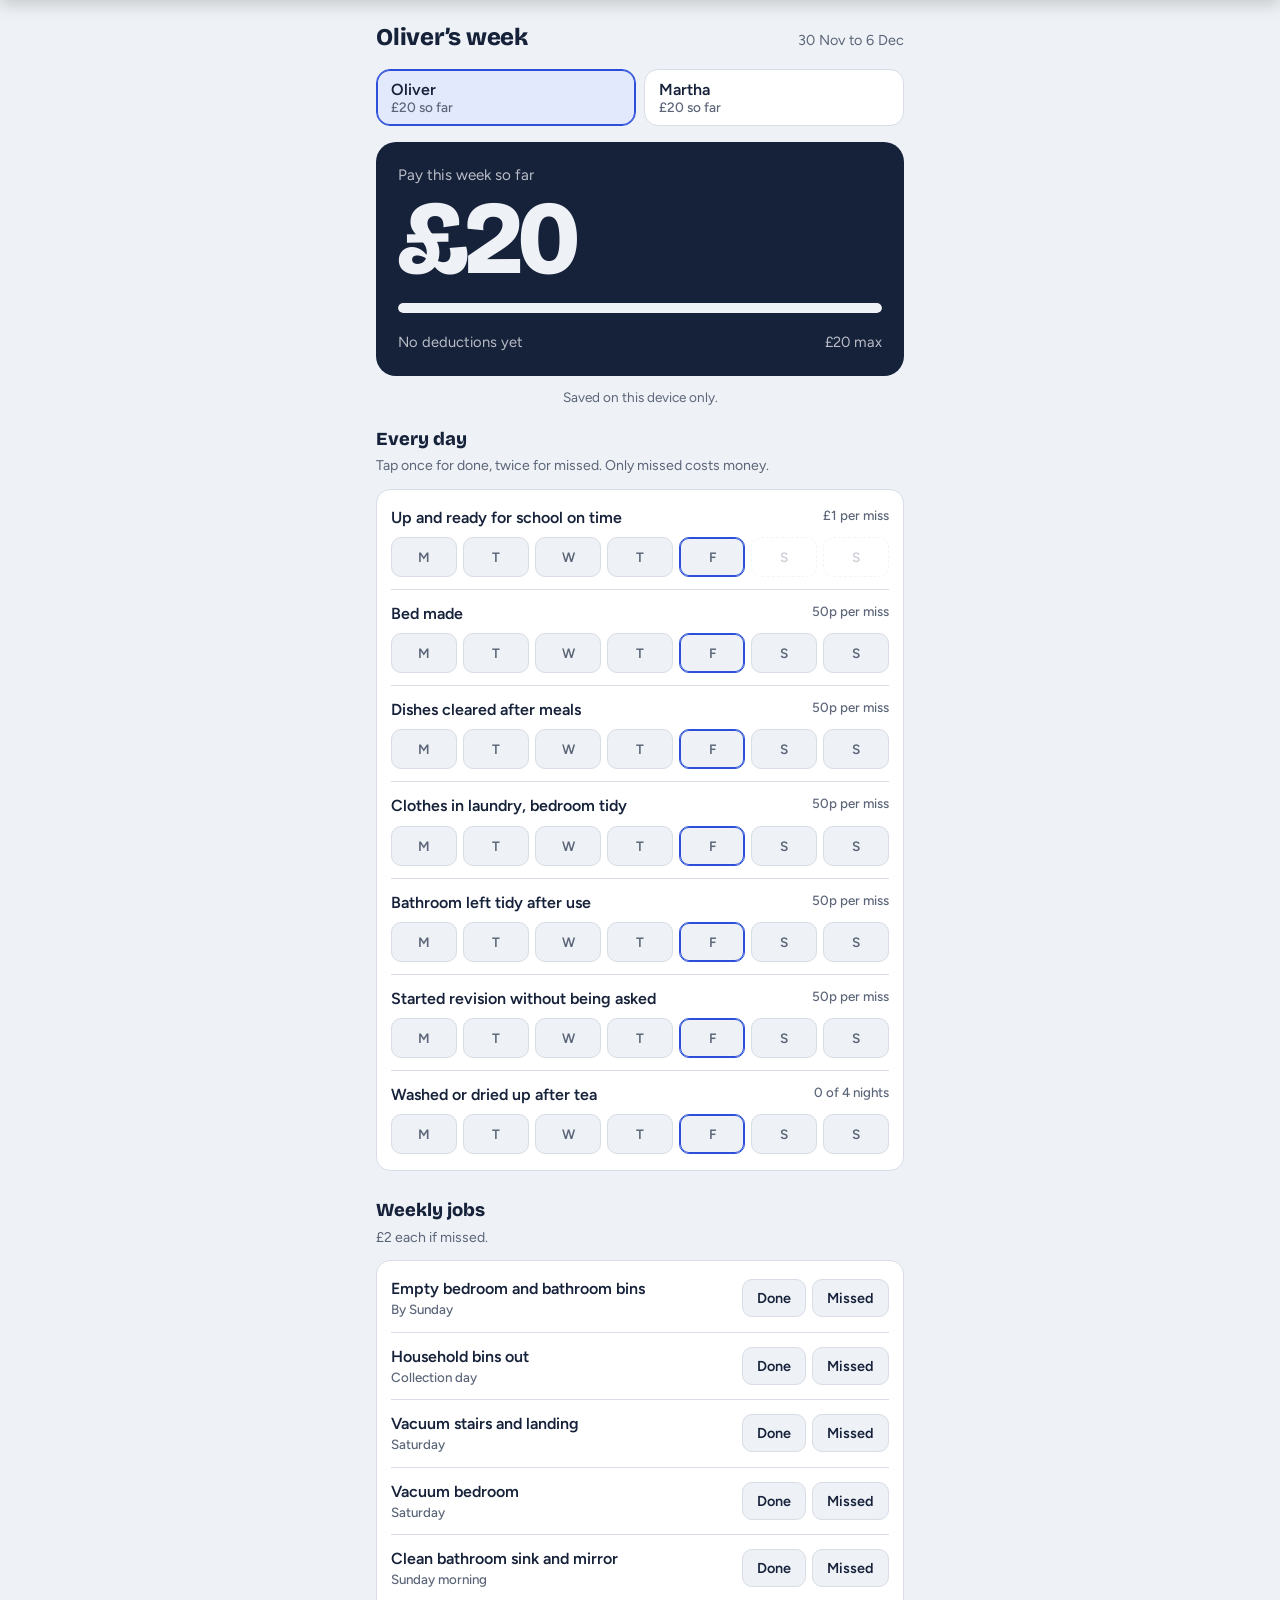
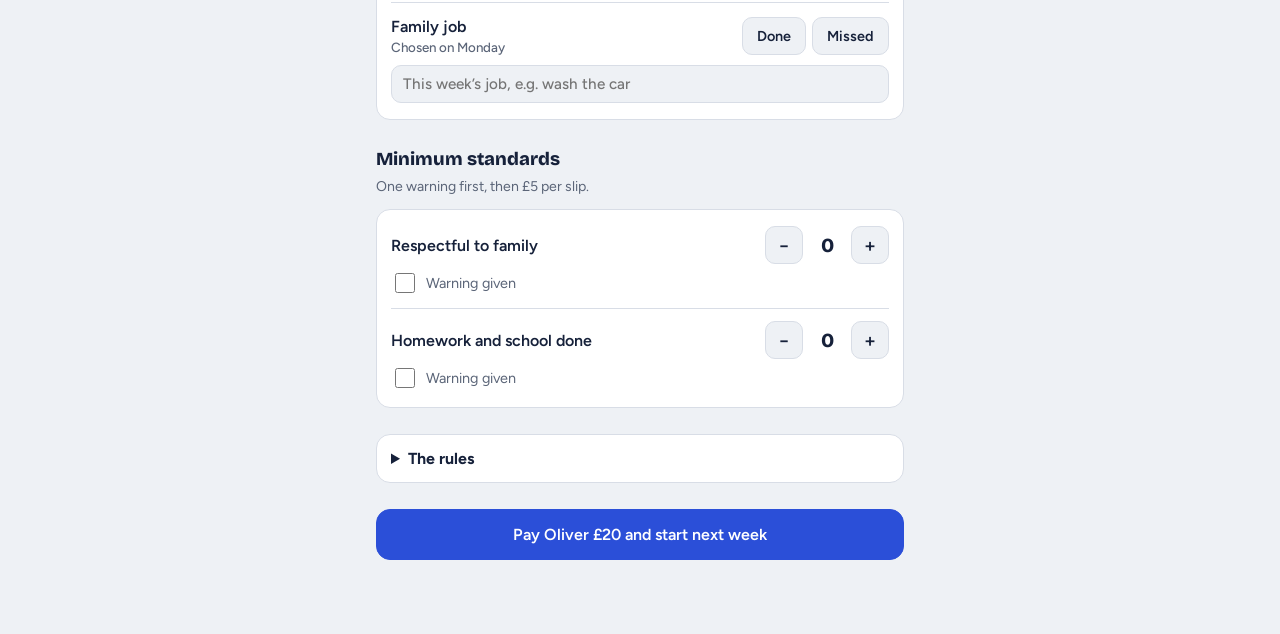
<file: jobs/index.html>
<!doctype html>
<html lang="en-GB">
<head>
<meta charset="utf-8">
<meta name="viewport" content="width=device-width, initial-scale=1, viewport-fit=cover">
<title>Family Jobs Tracker</title>
<link rel="manifest" href="manifest.json">
<link rel="icon" type="image/svg+xml" href="icon.svg">
<link rel="apple-touch-icon" href="icon.svg">
<meta name="apple-mobile-web-app-capable" content="yes">
<meta name="apple-mobile-web-app-title" content="Jobs">
<meta name="theme-color" content="#EEF1F5" media="(prefers-color-scheme: light)">
<meta name="theme-color" content="#0F1522" media="(prefers-color-scheme: dark)">
<link rel="preconnect" href="https://fonts.googleapis.com">
<link rel="preconnect" href="https://fonts.gstatic.com" crossorigin>
<link href="https://fonts.googleapis.com/css2?family=Bricolage+Grotesque:opsz,wght@12..96,500;12..96,800&family=Figtree:wght@400;500;600;700&display=swap" rel="stylesheet">
<style>
:root{--bg:#EEF1F5;--surface:#FFFFFF;--ink:#16213A;--muted:#5B6578;--line:#D8DDE6;--good:#17845A;--good-soft:#DDF2E8;--bad:#C93636;--bad-soft:#F8E1E1;--accent:#2B4FD8;--accent-soft:#E3E9FD;color-scheme:light}
@media (prefers-color-scheme:dark){:root{--bg:#0F1522;--surface:#18202F;--ink:#E8ECF3;--muted:#98A2B5;--line:#2A3446;--good:#3CC48A;--good-soft:#173A2C;--bad:#F06A6A;--bad-soft:#3D1F22;--accent:#8EA4FF;--accent-soft:#222C4D;color-scheme:dark}}
*,*::before,*::after{box-sizing:border-box}
body{margin:0;background:var(--bg);color:var(--ink);font-family:Figtree,system-ui,-apple-system,"Segoe UI",sans-serif;font-size:16px;line-height:1.45;-webkit-font-smoothing:antialiased;padding:env(safe-area-inset-top,0px) 0 env(safe-area-inset-bottom,0px)}
main{max-width:560px;margin:0 auto;padding:20px 16px 48px}
h1,h2,.num{font-family:"Bricolage Grotesque",Figtree,system-ui,sans-serif}
header{display:flex;justify-content:space-between;align-items:baseline;gap:12px;margin-bottom:14px}
h1{font-size:1.5rem;font-weight:800;margin:0;letter-spacing:-.01em}
.wk{color:var(--muted);font-size:.9rem}
.kids{display:grid;grid-template-columns:1fr 1fr;gap:8px;margin-bottom:16px}
.kids button{appearance:none;border:1px solid var(--line);background:var(--surface);color:var(--ink);border-radius:14px;padding:10px 14px;text-align:left;cursor:pointer;font:600 1rem Figtree,system-ui,sans-serif}
.kids button small{display:block;font-weight:500;color:var(--muted);font-size:.85rem}
.kids button.on{background:var(--accent-soft);border-color:var(--accent);box-shadow:inset 0 0 0 1px var(--accent)}
.slip{background:var(--ink);color:var(--bg);border-radius:20px;padding:22px 22px 18px;margin-bottom:22px}
.slip .lbl{font-size:.95rem;opacity:.75}
.slip .num{font-size:clamp(4.2rem,22vw,6.5rem);font-weight:800;line-height:.95;letter-spacing:-.04em;margin:4px 0 14px}
.bar{height:10px;border-radius:5px;background:color-mix(in srgb,var(--bg) 22%,transparent);overflow:hidden}
.bar i{display:block;height:100%;background:var(--bg);border-radius:5px;transition:width .3s ease}
.lines{margin:14px 0 0;padding:0;list-style:none;font-size:.92rem}
.lines li{display:flex;justify-content:space-between;padding:5px 0;border-top:1px dashed color-mix(in srgb,var(--bg) 30%,transparent)}
.lines li:first-child{border-top:0}
.lines .none{opacity:.75}
section{margin-bottom:26px}
h2{font-size:1.15rem;font-weight:800;margin:0 0 4px}
.sub{color:var(--muted);font-size:.88rem;margin:0 0 12px}
.card{background:var(--surface);border:1px solid var(--line);border-radius:14px;padding:4px 14px}
.row{padding:12px 0;border-top:1px solid var(--line)}
.row:first-child{border-top:0}
.rname{display:flex;justify-content:space-between;gap:10px;font-weight:600;margin-bottom:8px}
.rname small{font-weight:500;color:var(--muted);white-space:nowrap}
.days{display:grid;grid-template-columns:repeat(7,1fr);gap:6px}
.days button{appearance:none;border:1px solid var(--line);background:var(--bg);color:var(--muted);height:40px;border-radius:10px;font:600 .85rem Figtree,system-ui,sans-serif;cursor:pointer;padding:0}
.days button.today{border-color:var(--accent);box-shadow:inset 0 0 0 1px var(--accent)}
.days button.s1{background:var(--good-soft);color:var(--good);border-color:var(--good)}
.days button.s2{background:var(--bad-soft);color:var(--bad);border-color:var(--bad)}
.days button:disabled{opacity:.3;cursor:default;background:transparent;border-style:dashed}
.seg{display:flex;gap:6px}
.seg button,.btn{appearance:none;border:1px solid var(--line);background:var(--bg);color:var(--ink);border-radius:10px;padding:9px 14px;font:600 .9rem Figtree,system-ui,sans-serif;cursor:pointer}
.seg button.on1{background:var(--good);border-color:var(--good);color:#fff}
.seg button.on2{background:var(--bad);border-color:var(--bad);color:#fff}
.wrow{display:flex;justify-content:space-between;align-items:center;gap:10px}
.wrow .t{font-weight:600}
.wrow .t small{display:block;font-weight:500;color:var(--muted)}
input[type=text]{width:100%;margin-top:8px;padding:9px 11px;border:1px solid var(--line);border-radius:10px;background:var(--bg);color:var(--ink);font:500 .95rem Figtree,system-ui,sans-serif}
.step{display:flex;align-items:center;gap:8px}
.step button{width:38px;height:38px;padding:0;font-size:1.2rem}
.step .num{min-width:1.6em;text-align:center;font-size:1.25rem;font-weight:800}
.warn{display:flex;align-items:center;gap:8px;font-size:.9rem;color:var(--muted);margin-top:6px}
.warn input{width:20px;height:20px;accent-color:var(--accent)}
details{background:var(--surface);border:1px solid var(--line);border-radius:14px;padding:12px 14px}
summary{font-weight:700;cursor:pointer}
details ul{margin:10px 0 0;padding-left:18px;color:var(--muted);font-size:.92rem}
details li{margin:4px 0}
.pay{width:100%;padding:15px;font-size:1rem;background:var(--accent);border-color:var(--accent);color:#fff;border-radius:14px}
.pay.confirm{background:var(--good);border-color:var(--good)}
.hist{list-style:none;padding:0;margin:12px 0 0;font-size:.92rem}
.hist li{display:flex;justify-content:space-between;padding:6px 0;border-top:1px solid var(--line);color:var(--muted)}
.hist li b{color:var(--ink)}
.mini{position:fixed;top:0;left:0;right:0;z-index:10;background:var(--ink);color:var(--bg);padding:calc(10px + env(safe-area-inset-top,0px)) 16px 12px;transform:translateY(-100%);transition:transform .2s ease;box-shadow:0 4px 16px rgba(0,0,0,.18)}
.mini.show{transform:none}
.mini .in{max-width:528px;margin:0 auto}
.mini .top{display:flex;justify-content:space-between;align-items:baseline;margin-bottom:8px;font-weight:600}
.mini .num{font-size:1.9rem;font-weight:800;letter-spacing:-.02em;line-height:1}
.drop{animation:drop .6s ease}
@keyframes drop{0%{color:var(--bad)}100%{color:inherit}}
.note{font-size:.85rem;color:var(--muted);text-align:center;margin:-10px 0 18px}
button:focus-visible,input:focus-visible,summary:focus-visible{outline:2px solid var(--accent);outline-offset:2px}
@media (prefers-reduced-motion:reduce){.bar i,.mini{transition:none}.drop{animation:none}}
</style>
</head>
<body>
<div class="mini" id="mini" aria-hidden="true"><div class="in"><div class="top"><span id="miniName"></span><span class="num" id="miniNum"></span></div><div class="bar"><i id="miniBar"></i></div></div></div>
<main id="root"></main>
<script>
(function(){
var KEY='family-jobs-v1',MAX=20;
var KIDS=[{k:'oliver',name:'Oliver'},{k:'martha',name:'Martha'}];
var DAILY=[
 {k:'up',name:'Up and ready for school on time',cost:1,note:'£1 per miss',days:[0,1,2,3,4]},
 {k:'bed',name:'Bed made',cost:.5,note:'50p per miss'},
 {k:'dishes',name:'Dishes cleared after meals',cost:.5,note:'50p per miss'},
 {k:'tidy',name:'Clothes in laundry, bedroom tidy',cost:.5,note:'50p per miss'},
 {k:'bath',name:'Bathroom left tidy after use',cost:.5,note:'50p per miss'},
 {k:'revise',name:'Started revision without being asked',cost:.5,note:'50p per miss'}
];
var WEEKLY=[
 {k:'binsIn',name:'Empty bedroom and bathroom bins',when:'By Sunday'},
 {k:'binsOut',name:'Household bins out',when:'Collection day'},
 {k:'stairs',name:'Vacuum stairs and landing',when:'Saturday'},
 {k:'vacBed',name:'Vacuum bedroom',when:'Saturday'},
 {k:'bathroom',name:'Clean bathroom sink and mirror',when:'Sunday morning'},
 {k:'family',name:'Family job',when:'Chosen on Monday'}
];
var STANDARDS=[{k:'respect',name:'Respectful to family'},{k:'homework',name:'Homework and school done'}];
var DAYN=['Mon','Tue','Wed','Thu','Fri','Sat','Sun'];
var state=load(),payArmed=false,saveFailed=false;
var root=document.getElementById('root');

function blankWeek(ws){var d={};DAILY.concat([{k:'wash'}]).forEach(function(t){d[t.k]=[0,0,0,0,0,0,0]});var w={};WEEKLY.forEach(function(t){w[t.k]=0});var s={};STANDARDS.forEach(function(t){s[t.k]={w:false,n:0}});return {weekStart:ws,daily:d,weekly:w,familyJob:'',standards:s}}
function normaliseKid(st){st=st||{};var b=blankWeek(st.week&&st.week.weekStart||mondayOf(new Date()));var w=st.week||{};['daily','weekly','standards'].forEach(function(k){if(w[k])for(var x in b[k])if(w[k][x]!==undefined)b[k][x]=w[k][x]});if(w.familyJob)b.familyJob=w.familyJob;return {week:b,history:st.history||[]}}
function load(){var raw={};try{raw=JSON.parse(localStorage.getItem(KEY))||{}}catch(e){}var st={active:raw.active,kids:{}};
 KIDS.forEach(function(c){st.kids[c.k]=normaliseKid(raw.kids&&raw.kids[c.k])});
 if(!st.kids[st.active])st.active=KIDS[0].k;return st}
function persist(){try{localStorage.setItem(KEY,JSON.stringify(state));saveFailed=false}catch(e){saveFailed=true}}
function iso(d){return d.getFullYear()+'-'+String(d.getMonth()+1).padStart(2,'0')+'-'+String(d.getDate()).padStart(2,'0')}
function mondayOf(d){var x=new Date(d.getFullYear(),d.getMonth(),d.getDate());x.setDate(x.getDate()-((x.getDay()+6)%7));return iso(x)}
function parse(s){var p=s.split('-');return new Date(+p[0],p[1]-1,+p[2])}
function fmtDate(s){return parse(s).toLocaleDateString('en-GB',{day:'numeric',month:'short'})}
function money(n){return '£'+(Math.round(n*100)%100?n.toFixed(2):String(Math.round(n)))}
function esc(s){return String(s).replace(/[&<>"]/g,function(c){return {'&':'&amp;','<':'&lt;','>':'&gt;','"':'&quot;'}[c]})}
function kid(){return state.kids[state.active]}
function kidName(){return KIDS.filter(function(c){return c.k===state.active})[0].name}
function todayIdx(w){var ws=parse(w.weekStart),t=new Date();t=new Date(t.getFullYear(),t.getMonth(),t.getDate());var i=Math.round((t-ws)/864e5);return i>=0&&i<7?i:-1}

function calc(w){var lines=[];
 DAILY.forEach(function(t){var m=w.daily[t.k].filter(function(v,i){return v===2&&(!t.days||t.days.indexOf(i)>-1)}).length;if(m)lines.push([t.name+' ×'+m,m*t.cost])});
 var wd=w.daily.wash,done=wd.filter(function(v){return v===1}).length,open=wd.filter(function(v){return v===0}).length;
 if(done+open<4)lines.push(['Washing up, under 4 nights',2]);
 WEEKLY.forEach(function(t){if(w.weekly[t.k]===2)lines.push([t.name,2])});
 STANDARDS.forEach(function(t){var n=w.standards[t.k].n;if(n)lines.push([t.name+' ×'+n,n*5])});
 var lost=lines.reduce(function(a,l){return a+l[1]},0);return {lines:lines,total:Math.max(0,MAX-lost),washDone:done}}

function render(){var w=kid().week,c=calc(w),ti=todayIdx(w),name=kidName(),h='';
 var end=parse(w.weekStart);end.setDate(end.getDate()+6);
 h+='<header><h1>'+name+'’s week</h1><span class="wk">'+fmtDate(w.weekStart)+' to '+fmtDate(iso(end))+'</span></header>';
 h+='<div class="kids" role="tablist">'+KIDS.map(function(k){var on=k.k===state.active;return '<button role="tab" data-act="kid" data-k="'+k.k+'" class="'+(on?'on':'')+'" aria-selected="'+on+'">'+k.name+'<small>'+money(calc(state.kids[k.k].week).total)+' so far</small></button>'}).join('')+'</div>';
 h+='<div class="slip"><div class="lbl">Pay this week so far</div><div class="num">'+money(c.total)+'</div><div class="bar"><i style="width:'+(c.total/MAX*100)+'%"></i></div><ul class="lines">'+(c.lines.length?c.lines.map(function(l){return '<li><span>'+esc(l[0])+'</span><span>−'+money(l[1])+'</span></li>'}).join(''):'<li class="none"><span>No deductions yet</span><span>'+money(MAX)+' max</span></li>')+'</ul></div>';
 h+='<p class="note">'+(saveFailed?'Couldn’t save on this device. Check private browsing is off.':'Saved on this device only.')+'</p>';
 h+='<section><h2>Every day</h2><p class="sub">Tap once for done, twice for missed. Only missed costs money.</p><div class="card">';
 DAILY.concat([{k:'wash',name:'Washed or dried up after tea',note:c.washDone+' of 4 nights'}]).forEach(function(t){h+='<div class="row"><div class="rname"><span>'+t.name+'</span><small>'+t.note+'</small></div><div class="days">';
  for(var i=0;i<7;i++){var off=t.days&&t.days.indexOf(i)<0,v=w.daily[t.k][i];h+='<button data-act="day" data-k="'+t.k+'" data-i="'+i+'" class="'+(v?'s'+v:'')+(i===ti?' today':'')+'"'+(off?' disabled':'')+' aria-label="'+t.name+', '+DAYN[i]+': '+(v===1?'done':v===2?'missed':'not marked')+'">'+(v===1?'✓':v===2?'✗':DAYN[i].charAt(0))+'</button>'}
  h+='</div></div>'});
 h+='</div></section><section><h2>Weekly jobs</h2><p class="sub">£2 each if missed.</p><div class="card">';
 WEEKLY.forEach(function(t){var v=w.weekly[t.k];h+='<div class="row"><div class="wrow"><div class="t">'+t.name+'<small>'+t.when+'</small></div><div class="seg"><button data-act="wk" data-k="'+t.k+'" data-v="1" class="'+(v===1?'on1':'')+'" aria-pressed="'+(v===1)+'">Done</button><button data-act="wk" data-k="'+t.k+'" data-v="2" class="'+(v===2?'on2':'')+'" aria-pressed="'+(v===2)+'">Missed</button></div></div>'+(t.k==='family'?'<input type="text" data-act="fam" placeholder="This week’s job, e.g. wash the car" value="'+esc(w.familyJob)+'">':'')+'</div>'});
 h+='</div></section><section><h2>Minimum standards</h2><p class="sub">One warning first, then £5 per slip.</p><div class="card">';
 STANDARDS.forEach(function(t){var s=w.standards[t.k];h+='<div class="row"><div class="wrow"><div class="t">'+t.name+'</div><div class="step"><button class="btn" data-act="slip" data-k="'+t.k+'" data-d="-1" aria-label="Remove slip">−</button><span class="num">'+s.n+'</span><button class="btn" data-act="slip" data-k="'+t.k+'" data-d="1" aria-label="Add slip">+</button></div></div><label class="warn"><input type="checkbox" data-act="warn" data-k="'+t.k+'"'+(s.w?' checked':'')+'> Warning given</label></div>'});
 h+='</div></section><section><details><summary>The rules</summary><ul><li>Starts at £20 every Monday. Can’t go below £0.</li><li>A job done after one reminder still counts. Done only after nagging, it doesn’t.</li><li>Washing or drying up: at least 4 nights, or £2 off.</li><li>Minimum standards: one warning, then £5 per slip. Anything serious is Mum or Dad’s call, up to the full £20.</li><li>Mum or Dad settles the total on Sunday, then pays.</li></ul><p class="sub" style="margin:10px 0 0"><a href="print.html" style="color:var(--accent);font-weight:600">Print job sheets for the fridge</a></p></details></section>';
 h+='<section><button class="btn pay'+(payArmed?' confirm':'')+'" data-act="pay">'+(payArmed?'Tap again to pay '+name+' '+money(c.total)+' and start next week':'Pay '+name+' '+money(c.total)+' and start next week')+'</button></section>';
 var hist=kid().history;
 if(hist.length){h+='<section><h2>Paid so far</h2><ul class="hist">'+hist.slice(-8).reverse().map(function(x){return '<li><span>Week of '+fmtDate(x.weekStart)+'</span><b>'+money(x.total)+'</b></li>'}).join('')+'</ul></section>'}
 root.innerHTML=h;document.title=name+'’s Jobs';
 var mn=document.getElementById('miniNum'),dropped=lastKid===state.active&&lastTotal!==null&&c.total<lastTotal;
 document.getElementById('miniName').textContent=name+'’s pay this week';
 mn.textContent=money(c.total);document.getElementById('miniBar').style.width=(c.total/MAX*100)+'%';
 if(dropped){[mn,root.querySelector('.slip .num')].forEach(function(el){el.classList.remove('drop');void el.offsetWidth;el.classList.add('drop')})}
 lastTotal=c.total;lastKid=state.active;
 if(slipObs){slipObs.disconnect();slipObs.observe(root.querySelector('.slip'))}}
var lastTotal=null,lastKid=null,mini=document.getElementById('mini');
var slipObs='IntersectionObserver' in window?new IntersectionObserver(function(es){mini.classList.toggle('show',!es[0].isIntersecting&&es[0].boundingClientRect.top<0)}):null;

function change(fn){fn();payArmed=false;persist();render()}

root.addEventListener('click',function(e){var b=e.target.closest('[data-act]');if(!b||b.disabled)return;var a=b.dataset.act,k=b.dataset.k,w=kid().week;
 if(a==='kid'){if(k!==state.active)change(function(){state.active=k;window.scrollTo(0,0)})}
 else if(a==='day')change(function(){var i=+b.dataset.i;w.daily[k][i]=(w.daily[k][i]+1)%3});
 else if(a==='wk')change(function(){var v=+b.dataset.v;w.weekly[k]=w.weekly[k]===v?0:v});
 else if(a==='slip')change(function(){w.standards[k].n=Math.max(0,Math.min(4,w.standards[k].n+ +b.dataset.d))});
 else if(a==='warn')change(function(){w.standards[k].w=b.checked});
 else if(a==='pay'){if(!payArmed){payArmed=true;render();setTimeout(function(){if(payArmed){payArmed=false;render()}},5000);return}
  change(function(){var c=kid(),t=calc(w).total,cur=mondayOf(new Date()),next=cur>w.weekStart?cur:(function(){var d=parse(w.weekStart);d.setDate(d.getDate()+7);return iso(d)})();c.history.push({weekStart:w.weekStart,total:t});c.week=blankWeek(next)})}});
root.addEventListener('change',function(e){var t=e.target;if(t.dataset.act==='fam')change(function(){kid().week.familyJob=t.value.slice(0,80)})});

render();
if('serviceWorker' in navigator)window.addEventListener('load',function(){navigator.serviceWorker.register('sw.js',{scope:'./'}).catch(function(){})});
})();
</script>
</body>
</html>
</file>
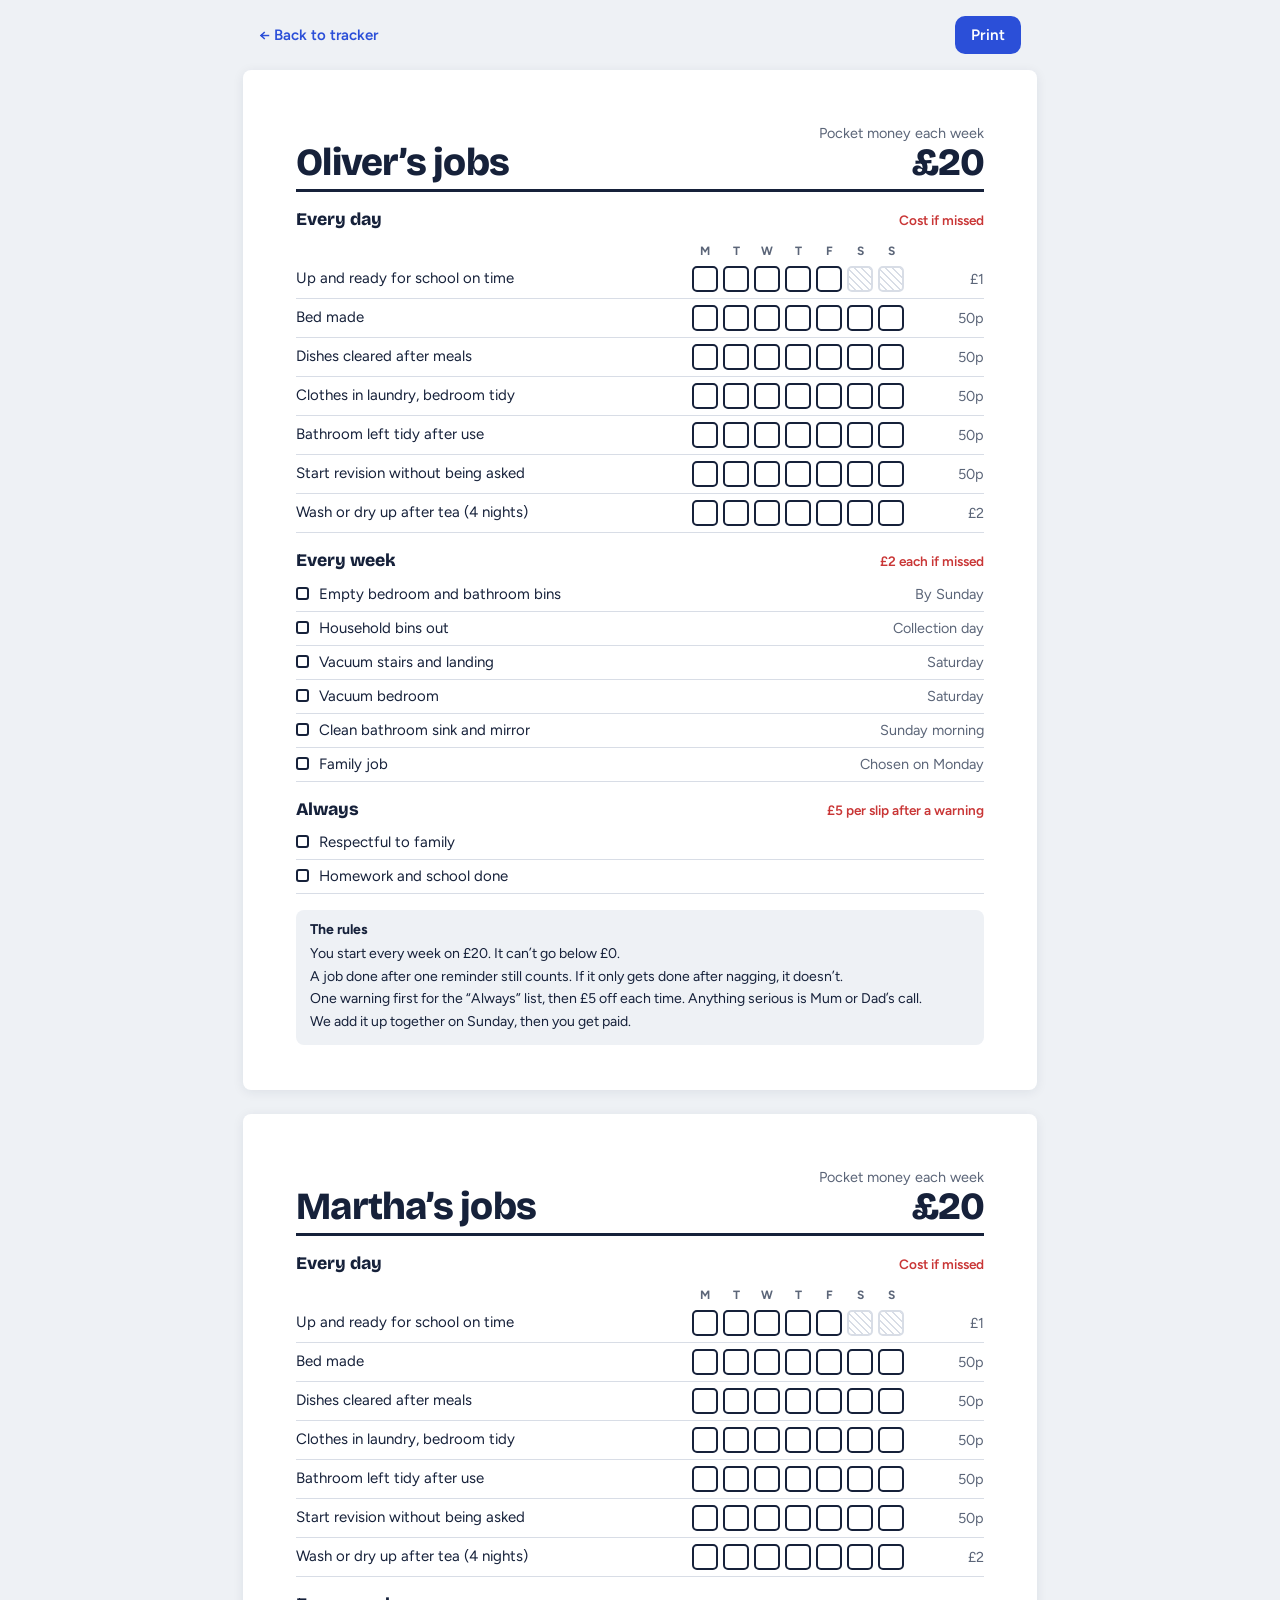
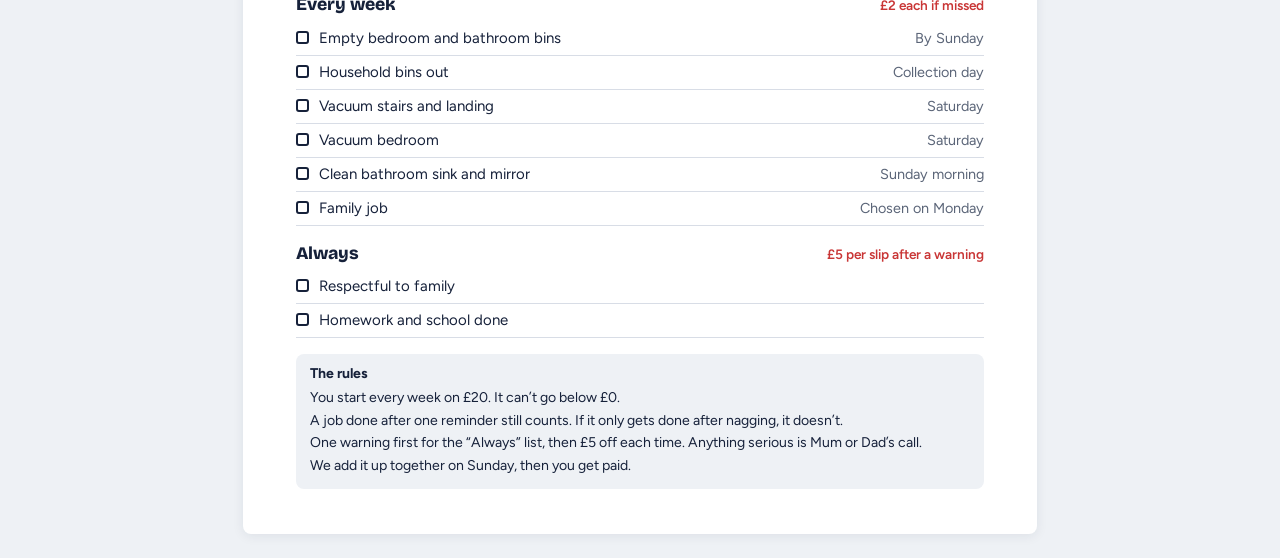
<file: jobs/print.html>
<!doctype html>
<html lang="en-GB">
<head>
<meta charset="utf-8">
<meta name="viewport" content="width=device-width, initial-scale=1">
<title>Job Sheets</title>
<link rel="icon" type="image/svg+xml" href="icon.svg">
<link rel="preconnect" href="https://fonts.googleapis.com">
<link rel="preconnect" href="https://fonts.gstatic.com" crossorigin>
<link href="https://fonts.googleapis.com/css2?family=Bricolage+Grotesque:opsz,wght@12..96,500;12..96,800&family=Figtree:wght@400;500;600;700&display=swap" rel="stylesheet">
<style>
:root{--ink:#16213A;--muted:#5B6578;--line:#D8DDE6;--bad:#C93636;--accent:#2B4FD8;--bg:#EEF1F5}
*,*::before,*::after{box-sizing:border-box}
body{margin:0;background:var(--bg);color:var(--ink);font-family:Figtree,system-ui,-apple-system,"Segoe UI",sans-serif;font-size:15px;line-height:1.4;-webkit-font-smoothing:antialiased}
h1,h2,.big{font-family:"Bricolage Grotesque",Figtree,system-ui,sans-serif}
.bar{max-width:210mm;margin:0 auto;padding:16px;display:flex;justify-content:space-between;align-items:center;gap:12px}
.bar a{color:var(--accent);font-weight:600;text-decoration:none}
.bar button{appearance:none;border:0;background:var(--accent);color:#fff;border-radius:10px;padding:10px 16px;font:600 .95rem Figtree,system-ui,sans-serif;cursor:pointer}
.sheet{background:#fff;max-width:210mm;margin:0 auto 24px;padding:14mm 14mm 12mm;border-radius:8px;box-shadow:0 2px 12px rgba(22,33,58,.08)}
header{display:flex;justify-content:space-between;align-items:flex-end;border-bottom:3px solid var(--ink);padding-bottom:8px;margin-bottom:14px}
h1{font-size:2.4rem;font-weight:800;margin:0;letter-spacing:-.02em;line-height:1}
.pay{text-align:right;font-size:.9rem;color:var(--muted)}
.pay .big{display:block;font-size:2.4rem;font-weight:800;color:var(--ink);line-height:1;letter-spacing:-.03em}
h2{font-size:1.1rem;font-weight:800;margin:16px 0 4px;display:flex;justify-content:space-between;align-items:baseline}
h2 small{font-family:Figtree,system-ui,sans-serif;font-size:.85rem;font-weight:600;color:var(--bad)}
ul{list-style:none;margin:0;padding:0}
li{display:flex;justify-content:space-between;gap:12px;padding:6px 0;border-bottom:1px solid var(--line)}
li span:first-child::before{content:"";display:inline-block;width:13px;height:13px;border:2px solid var(--ink);border-radius:3px;margin-right:10px;vertical-align:-1px}
li .r{color:var(--muted);white-space:nowrap;font-size:.9rem}
.daily li{display:grid;grid-template-columns:1fr auto 4.5em;align-items:center}
.daily li span:first-child::before{display:none}
.daily .r{text-align:right}
.wk{display:grid;grid-template-columns:repeat(7,26px);gap:5px}
.wk i{display:block;width:26px;height:26px;border:2px solid var(--ink);border-radius:5px}
.wk i.off{border-color:var(--line);background:repeating-linear-gradient(45deg,transparent 0 4px,var(--line) 4px 5px)}
.wk.head{font-size:.75rem;font-weight:700;color:var(--muted);text-align:center}
.wk.head b{width:26px}
.daily .hrow{border-bottom:0;padding-bottom:0}
.rules{margin-top:16px;padding:10px 14px;background:var(--bg);border-radius:8px;font-size:.88rem}
.rules b{display:block;margin-bottom:4px}
.rules p{margin:3px 0}
@page{size:A4;margin:0}
@media print{body{background:#fff}.bar{display:none}.sheet{margin:0;max-width:none;width:210mm;height:297mm;border-radius:0;box-shadow:none;break-after:page;overflow:hidden}.sheet:last-child{break-after:auto}}
</style>
</head>
<body>
<div class="bar"><a href="./">← Back to tracker</a><button type="button" onclick="print()">Print</button></div>
<div id="sheets"></div>
<script>
(function(){
var KIDS=['Oliver','Martha'];
var DAILY=[
 ['Up and ready for school on time','£1',5],
 ['Bed made','50p'],
 ['Dishes cleared after meals','50p'],
 ['Clothes in laundry, bedroom tidy','50p'],
 ['Bathroom left tidy after use','50p'],
 ['Start revision without being asked','50p'],
 ['Wash or dry up after tea (4 nights)','£2']
];
var DAYS=['M','T','W','T','F','S','S'];
function boxes(n){return '<span class="wk">'+DAYS.map(function(d,i){return '<i'+(n&&i>=n?' class="off"':'')+'></i>'}).join('')+'</span>'}
var WEEKLY=[
 ['Empty bedroom and bathroom bins','By Sunday'],
 ['Household bins out','Collection day'],
 ['Vacuum stairs and landing','Saturday'],
 ['Vacuum bedroom','Saturday'],
 ['Clean bathroom sink and mirror','Sunday morning'],
 ['Family job','Chosen on Monday']
];
var STANDARDS=['Respectful to family','Homework and school done'];
function li(a,b){return '<li><span>'+a+'</span><span class="r">'+b+'</span></li>'}
document.getElementById('sheets').innerHTML=KIDS.map(function(n){
 return '<section class="sheet"><header><h1>'+n+'’s jobs</h1><div class="pay">Pocket money each week<span class="big">£20</span></div></header>'+
 '<h2>Every day <small>Cost if missed</small></h2><ul class="daily"><li class="hrow"><span></span><span class="wk head">'+DAYS.map(function(d){return '<b>'+d+'</b>'}).join('')+'</span><span></span></li>'+DAILY.map(function(d){return '<li><span>'+d[0]+'</span>'+boxes(d[2])+'<span class="r">'+d[1]+'</span></li>'}).join('')+'</ul>'+
 '<h2>Every week <small>£2 each if missed</small></h2><ul>'+WEEKLY.map(function(w){return li(w[0],w[1])}).join('')+'</ul>'+
 '<h2>Always <small>£5 per slip after a warning</small></h2><ul>'+STANDARDS.map(function(s){return li(s,'')}).join('')+'</ul>'+
 '<div class="rules"><b>The rules</b><p>You start every week on £20. It can’t go below £0.</p><p>A job done after one reminder still counts. If it only gets done after nagging, it doesn’t.</p><p>One warning first for the “Always” list, then £5 off each time. Anything serious is Mum or Dad’s call.</p><p>We add it up together on Sunday, then you get paid.</p></div></section>'}).join('');
})();
</script>
</body>
</html>
</file>
